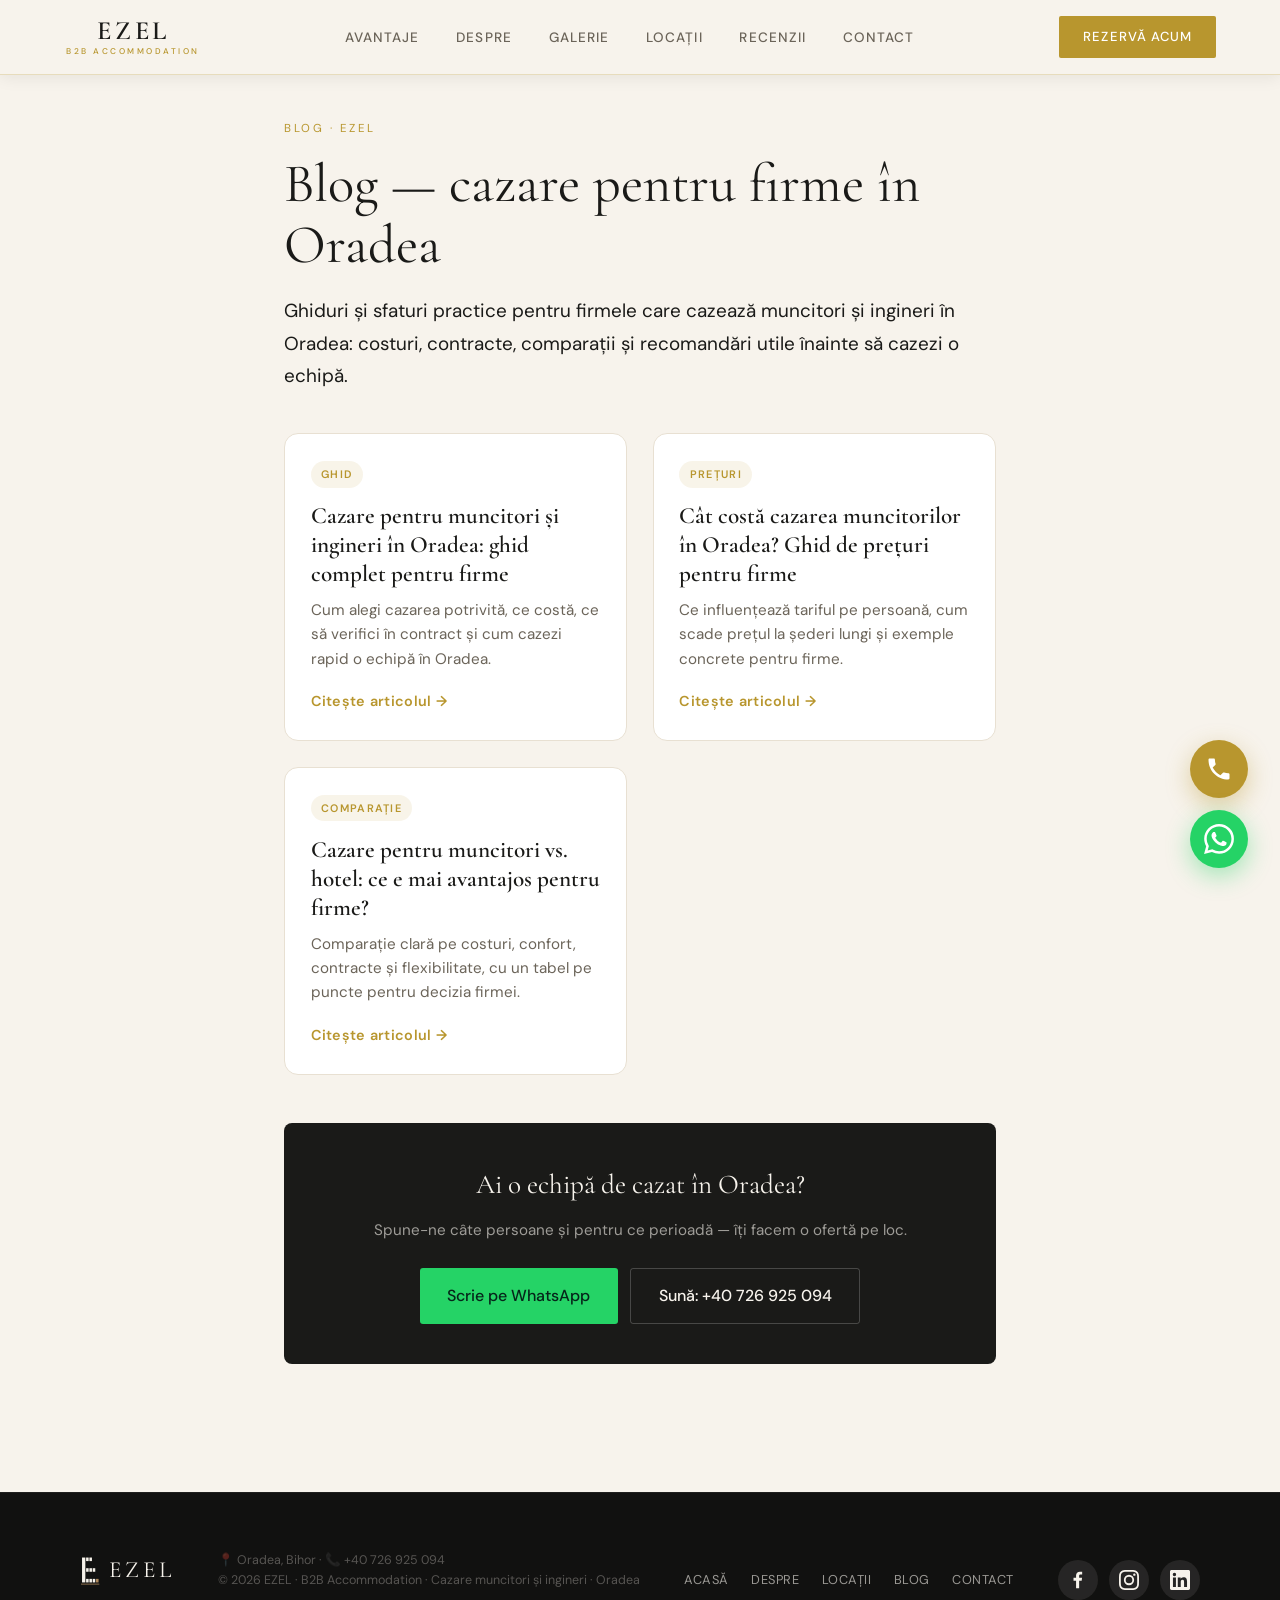
<file: blog.html>
<!DOCTYPE html>
<html lang="ro">
<head>
  <meta charset="UTF-8" />
  <meta name="viewport" content="width=device-width, initial-scale=1.0" />

  <title>Blog — Cazare muncitori și ingineri în Oradea | EZEL</title>
  <meta name="description" content="Blog EZEL: ghiduri și sfaturi pentru firme despre cazarea muncitorilor și inginerilor în Oradea — costuri, contracte, comparații și recomandări practice.">
  <meta name="keywords" content="blog cazare muncitori Oradea, ghid cazare ingineri Oradea, cazare firme Oradea sfaturi">
  <meta name="robots" content="index,follow">
  <link rel="canonical" href="https://www.ezel.ro/blog.html">
  <meta property="og:title" content="Blog — Cazare muncitori și ingineri în Oradea | EZEL">
  <meta property="og:description" content="Ghiduri și sfaturi pentru firme despre cazarea echipelor de muncitori și ingineri în Oradea.">
  <meta property="og:type" content="website">
  <meta property="og:url" content="https://www.ezel.ro/blog.html">
  <meta property="og:locale" content="ro_RO">

  <script type="application/ld+json">
  {
    "@context":"https://schema.org","@type":"Blog",
    "name":"Blog EZEL — Cazare muncitori și ingineri Oradea",
    "url":"https://www.ezel.ro/blog.html",
    "inLanguage":"ro-RO",
    "publisher":{"@type":"Organization","name":"EZEL","url":"https://www.ezel.ro/"},
    "blogPost":[
      {"@type":"BlogPosting","headline":"Cazare pentru muncitori și ingineri în Oradea: ghid complet pentru firme","url":"https://www.ezel.ro/ghid-cazare-muncitori-ingineri-oradea.html"},
      {"@type":"BlogPosting","headline":"Cât costă cazarea muncitorilor în Oradea? Ghid de prețuri pentru firme","url":"https://www.ezel.ro/cat-costa-cazarea-muncitori-oradea.html"},
      {"@type":"BlogPosting","headline":"Cazare pentru muncitori vs. hotel: ce e mai avantajos pentru firme?","url":"https://www.ezel.ro/cazare-muncitori-vs-hotel.html"}
    ]
  }
  </script>

  <link rel="preconnect" href="https://fonts.googleapis.com">
  <link href="https://fonts.googleapis.com/css2?family=Cormorant+Garamond:ital,wght@0,300;0,400;0,600;1,300;1,400&family=DM+Sans:wght@300;400;500&display=swap" rel="stylesheet">
  <link rel="icon" type="image/png" sizes="32x32" href="assets/favicon-32.png">
  <link rel="icon" type="image/png" sizes="16x16" href="assets/favicon-16.png">
  <link rel="apple-touch-icon" sizes="180x180" href="assets/favicon-180.png">
  <link rel="stylesheet" href="css/ezel.css?v=30">
  <script src="js/ezel.js?v=30" defer></script>
</head>
<body>

<nav>
  <a class="logo" href="index.html">
    <span class="logo-txt"><span class="logo-name">EZEL</span><span class="logo-sub">B2B Accommodation</span></span>
  </a>
  <button class="nav-toggle" aria-label="Deschide meniul" aria-expanded="false" aria-controls="nav-menu">
    <span></span><span></span><span></span>
  </button>
  <ul class="nav-links" id="nav-menu">
    <li><a href="index.html#avantaje">Avantaje</a></li>
    <li><a href="index.html#despre">Despre</a></li>
    <li><a href="index.html#galerie">Galerie</a></li>
    <li><a href="locatii.html">Locații</a></li>
    <li><a href="index.html#recenzii">Recenzii</a></li>
    <li><a href="index.html#contact">Contact</a></li>
    <li class="nav-links-cta"><a href="https://wa.me/40726925094" target="_blank" rel="noopener">Rezervă acum</a></li>
  </ul>
  <a href="https://wa.me/40726925094" class="nav-cta" target="_blank" rel="noopener">Rezervă acum</a>
</nav>

<main class="article-main">
  <div class="container">
    <p class="article-kicker">Blog · EZEL</p>
    <h1 class="article-title">Blog — cazare pentru firme în Oradea</h1>
    <p class="article-lead">Ghiduri și sfaturi practice pentru firmele care cazează muncitori și ingineri în Oradea: costuri, contracte, comparații și recomandări utile înainte să cazezi o echipă.</p>

    <div class="blog-grid">
      <a class="blog-card" href="ghid-cazare-muncitori-ingineri-oradea.html">
        <span class="blog-tag">Ghid</span>
        <h2>Cazare pentru muncitori și ingineri în Oradea: ghid complet pentru firme</h2>
        <p>Cum alegi cazarea potrivită, ce costă, ce să verifici în contract și cum cazezi rapid o echipă în Oradea.</p>
        <span class="blog-read">Citește articolul →</span>
      </a>
      <a class="blog-card" href="cat-costa-cazarea-muncitori-oradea.html">
        <span class="blog-tag">Prețuri</span>
        <h2>Cât costă cazarea muncitorilor în Oradea? Ghid de prețuri pentru firme</h2>
        <p>Ce influențează tariful pe persoană, cum scade prețul la șederi lungi și exemple concrete pentru firme.</p>
        <span class="blog-read">Citește articolul →</span>
      </a>
      <a class="blog-card" href="cazare-muncitori-vs-hotel.html">
        <span class="blog-tag">Comparație</span>
        <h2>Cazare pentru muncitori vs. hotel: ce e mai avantajos pentru firme?</h2>
        <p>Comparație clară pe costuri, confort, contracte și flexibilitate, cu un tabel pe puncte pentru decizia firmei.</p>
        <span class="blog-read">Citește articolul →</span>
      </a>
    </div>

    <div class="cta-box">
      <h3>Ai o echipă de cazat în Oradea?</h3>
      <p>Spune-ne câte persoane și pentru ce perioadă — îți facem o ofertă pe loc.</p>
      <div class="cta-row">
        <a class="btn-wa" href="https://wa.me/40726925094" target="_blank" rel="noopener">Scrie pe WhatsApp</a>
        <a class="btn-tel" href="tel:+40726925094">Sună: +40 726 925 094</a>
      </div>
    </div>
  </div>
</main>

<!-- FOOTER -->
<footer>
  <div class="footer-logo">
    <svg class="footer-mark" viewBox="12 4 78 118" aria-hidden="true"><g fill="#f6f2ea"><rect x="20" y="10" width="13" height="98"/><rect x="36" y="10" width="10" height="14"/><rect x="49" y="10" width="10" height="14"/><rect x="36" y="52" width="10" height="14"/><rect x="49" y="52" width="10" height="14"/><rect x="62" y="52" width="10" height="14"/><rect x="36" y="94" width="10" height="14"/><rect x="49" y="94" width="10" height="14"/><rect x="62" y="94" width="10" height="14"/></g><rect x="75" y="94" width="10" height="14" fill="#b08a5e"/><rect x="16" y="113" width="72" height="3" fill="#b08a5e"/></svg>
    EZEL
  </div>
  <p class="footer-text">📍 Oradea, Bihor · 📞 +40 726 925 094<br>© 2026 EZEL · B2B Accommodation · Cazare muncitori și ingineri · Oradea</p>
  <nav class="footer-nav" aria-label="Subsol">
    <a href="index.html">Acasă</a>
    <a href="despre.html">Despre</a>
    <a href="locatii.html">Locații</a>
    <a href="blog.html">Blog</a>
    <a href="index.html#contact">Contact</a>
  </nav>
  <div class="footer-social">
    <a href="https://www.facebook.com/profile.php?id=61590816023923" target="_blank" rel="noopener" aria-label="Facebook EZEL" title="Facebook EZEL"><svg viewBox="0 0 24 24" width="20" height="20" aria-hidden="true"><path d="M15.12 5.32H17V2.14A26.11 26.11 0 0 0 14.26 2c-2.72 0-4.58 1.66-4.58 4.7v2.6H6.61v3.56h3.07V22h3.68v-9.14h3.06l.46-3.56h-3.52V7.05c0-1.03.28-1.73 1.76-1.73z"/></svg></a>
    <a href="https://www.instagram.com/ezeloradea" target="_blank" rel="noopener" aria-label="Instagram EZEL" title="Instagram EZEL"><svg viewBox="0 0 24 24" width="20" height="20" aria-hidden="true"><path d="M12 2.16c3.2 0 3.58.01 4.85.07 1.17.05 1.8.25 2.23.41.56.22.96.48 1.38.9.42.42.68.82.9 1.38.16.43.36 1.06.41 2.23.06 1.27.07 1.65.07 4.85s-.01 3.58-.07 4.85c-.05 1.17-.25 1.8-.41 2.23-.22.56-.48.96-.9 1.38-.42.42-.82.68-1.38.9-.43.16-1.06.36-2.23.41-1.27.06-1.65.07-4.85.07s-3.58-.01-4.85-.07c-1.17-.05-1.8-.25-2.23-.41a3.7 3.7 0 0 1-1.38-.9 3.7 3.7 0 0 1-.9-1.38c-.16-.43-.36-1.06-.41-2.23-.06-1.27-.07-1.65-.07-4.85s.01-3.58.07-4.85c.05-1.17.25-1.8.41-2.23.22-.56.48-.96.9-1.38.42-.42.82-.68 1.38-.9.43-.16 1.06-.36 2.23-.41C8.42 2.17 8.8 2.16 12 2.16M12 0C8.74 0 8.33.01 7.05.07c-1.28.06-2.15.26-2.91.56-.79.31-1.46.72-2.13 1.38C1.35 2.68.94 3.35.63 4.14c-.3.76-.5 1.63-.56 2.91C.01 8.33 0 8.74 0 12s.01 3.67.07 4.95c.06 1.28.26 2.15.56 2.91.31.79.72 1.46 1.38 2.13.67.66 1.34 1.07 2.13 1.38.76.3 1.63.5 2.91.56C8.33 23.99 8.74 24 12 24s3.67-.01 4.95-.07c1.28-.06 2.15-.26 2.91-.56a5.9 5.9 0 0 0 2.13-1.38 5.9 5.9 0 0 0 1.38-2.13c.3-.76.5-1.63.56-2.91.06-1.28.07-1.69.07-4.95s-.01-3.67-.07-4.95c-.06-1.28-.26-2.15-.56-2.91a5.9 5.9 0 0 0-1.38-2.13A5.9 5.9 0 0 0 19.86.63c-.76-.3-1.63-.5-2.91-.56C15.67.01 15.26 0 12 0zM12 5.84A6.16 6.16 0 1 0 12 18.16 6.16 6.16 0 0 0 12 5.84M12 16a4 4 0 1 1 0-8 4 4 0 0 1 0 8M18.41 4.15a1.44 1.44 0 1 0 0 2.88 1.44 1.44 0 0 0 0-2.88z"/></svg></a>
    <a href="https://www.linkedin.com/company/ezelro" target="_blank" rel="noopener" aria-label="LinkedIn EZEL" title="LinkedIn EZEL"><svg viewBox="0 0 24 24" width="20" height="20" aria-hidden="true"><path d="M20.45 20.45h-3.56v-5.57c0-1.33-.02-3.04-1.85-3.04-1.85 0-2.13 1.45-2.13 2.94v5.67H9.35V9h3.41v1.56h.05c.48-.9 1.63-1.85 3.37-1.85 3.6 0 4.27 2.37 4.27 5.45v6.29zM5.34 7.43a2.06 2.06 0 0 1-2.06-2.07 2.06 2.06 0 1 1 2.06 2.07zM7.12 20.45H3.55V9h3.57v11.45zM22.22 0H1.77C.79 0 0 .77 0 1.73v20.54C0 23.22.79 24 1.77 24h20.45c.98 0 1.78-.78 1.78-1.73V1.73C24 .77 23.2 0 22.22 0z"/></svg></a>
  </div>
</footer>

<!-- FLOATING CALL + WHATSAPP -->
<a href="tel:+40726925094" class="float-call" title="Sună-ne"><svg viewBox="0 0 24 24"><path d="M6.6 10.8c1.4 2.8 3.8 5.1 6.6 6.6l2.2-2.2c.3-.3.7-.4 1-.2 1.1.4 2.3.6 3.6.6.6 0 1 .4 1 1V20c0 .6-.4 1-1 1C10.5 21 3 13.5 3 4c0-.6.4-1 1-1h3.5c.6 0 1 .4 1 1 0 1.3.2 2.5.6 3.6.1.4 0 .8-.3 1l-2.2 2.2z"/></svg></a>
<a href="https://wa.me/40726925094" class="float-wa" target="_blank" rel="noopener" title="Scrie-ne pe WhatsApp">
  <svg viewBox="0 0 24 24"><path d="M17.472 14.382c-.297-.149-1.758-.867-2.03-.967-.273-.099-.471-.148-.67.15-.197.297-.767.966-.94 1.164-.173.199-.347.223-.644.075-.297-.15-1.255-.463-2.39-1.475-.883-.788-1.48-1.761-1.653-2.059-.173-.297-.018-.458.13-.606.134-.133.298-.347.446-.52.149-.174.198-.298.298-.497.099-.198.05-.371-.025-.52-.075-.149-.669-1.612-.916-2.207-.242-.579-.487-.5-.669-.51-.173-.008-.371-.01-.57-.01-.198 0-.52.074-.792.372-.272.297-1.04 1.016-1.04 2.479 0 1.462 1.065 2.875 1.213 3.074.149.198 2.096 3.2 5.077 4.487.709.306 1.262.489 1.694.625.712.227 1.36.195 1.871.118.571-.085 1.758-.719 2.006-1.413.248-.694.248-1.289.173-1.413-.074-.124-.272-.198-.57-.347m-5.421 7.403h-.004a9.87 9.87 0 01-5.031-1.378l-.361-.214-3.741.982.998-3.648-.235-.374a9.86 9.86 0 01-1.51-5.26c.001-5.45 4.436-9.884 9.888-9.884 2.64 0 5.122 1.03 6.988 2.898a9.825 9.825 0 012.893 6.994c-.003 5.45-4.437 9.884-9.885 9.884m8.413-18.297A11.815 11.815 0 0012.05 0C5.495 0 .16 5.335.157 11.892c0 2.096.547 4.142 1.588 5.945L.057 24l6.305-1.654a11.882 11.882 0 005.683 1.448h.005c6.554 0 11.89-5.335 11.893-11.893a11.821 11.821 0 00-3.48-8.413z"/></svg>
</a>

</body>
</html>
</file>
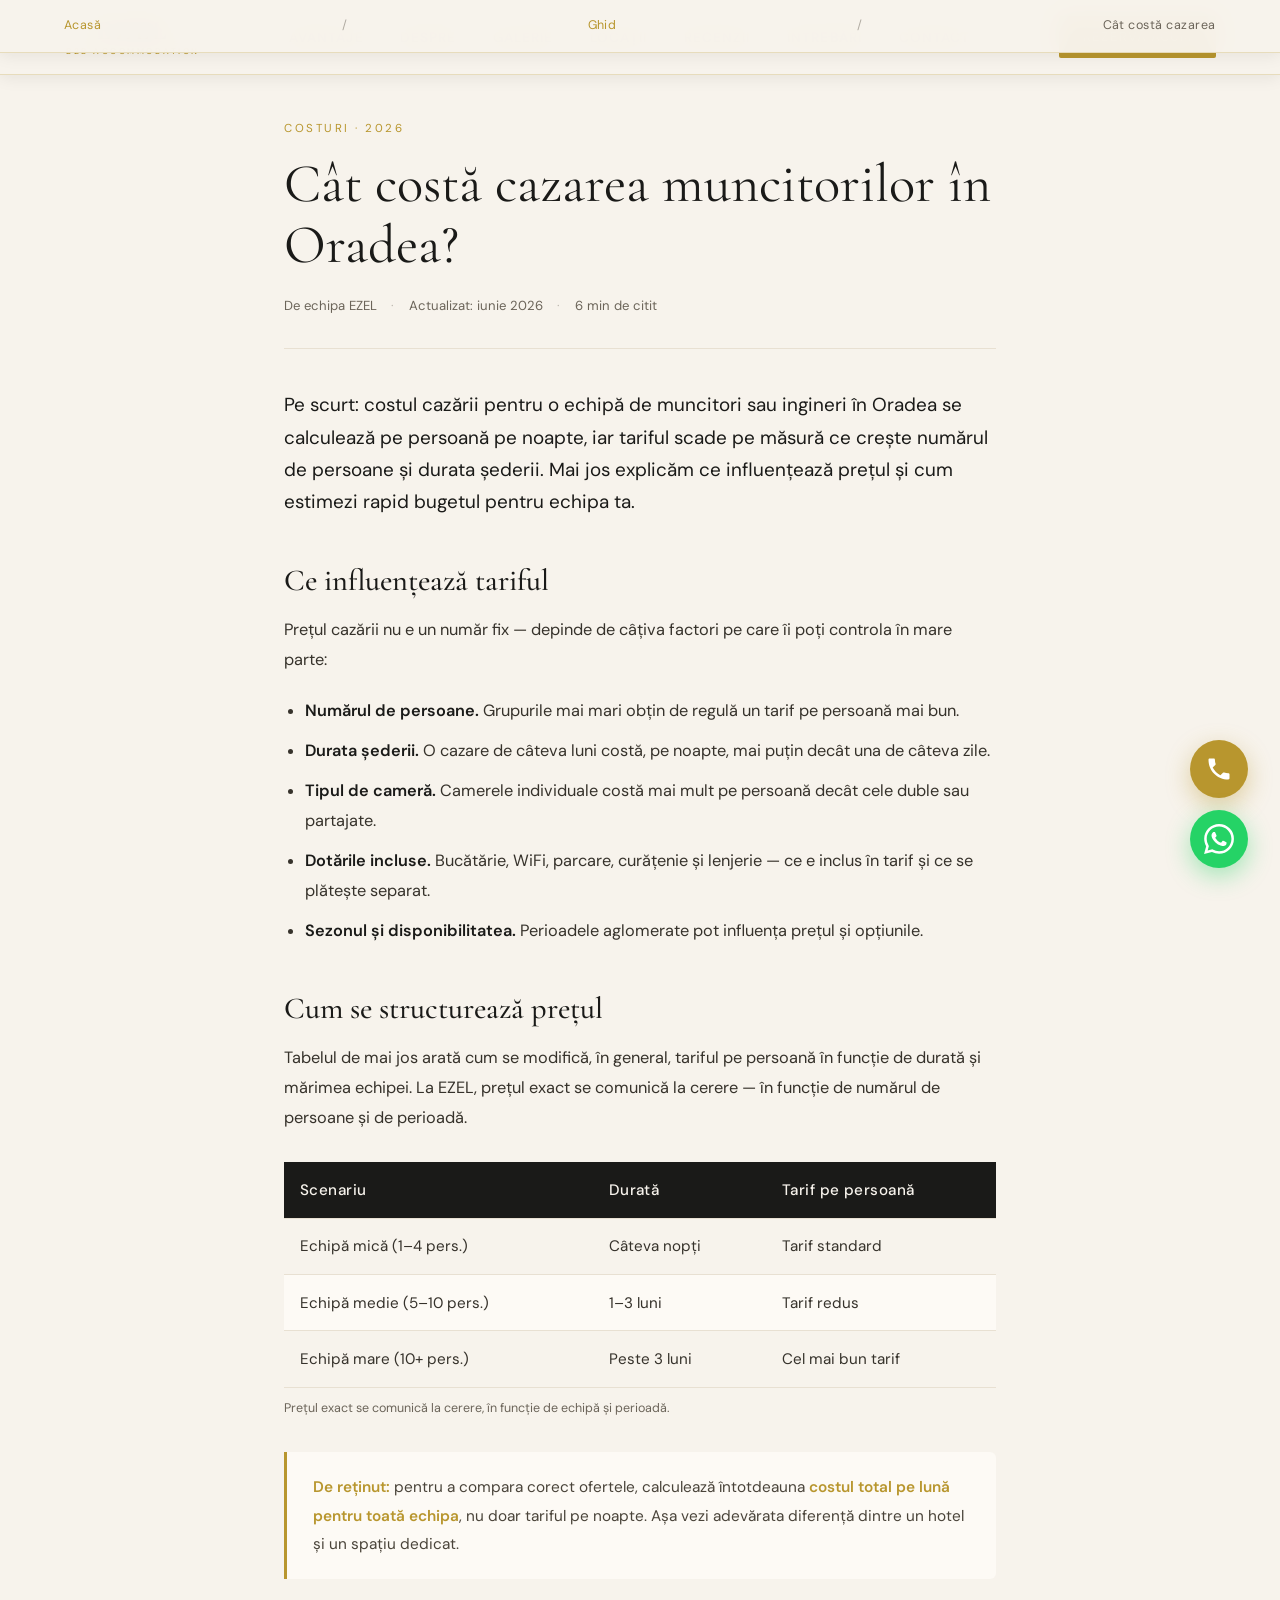
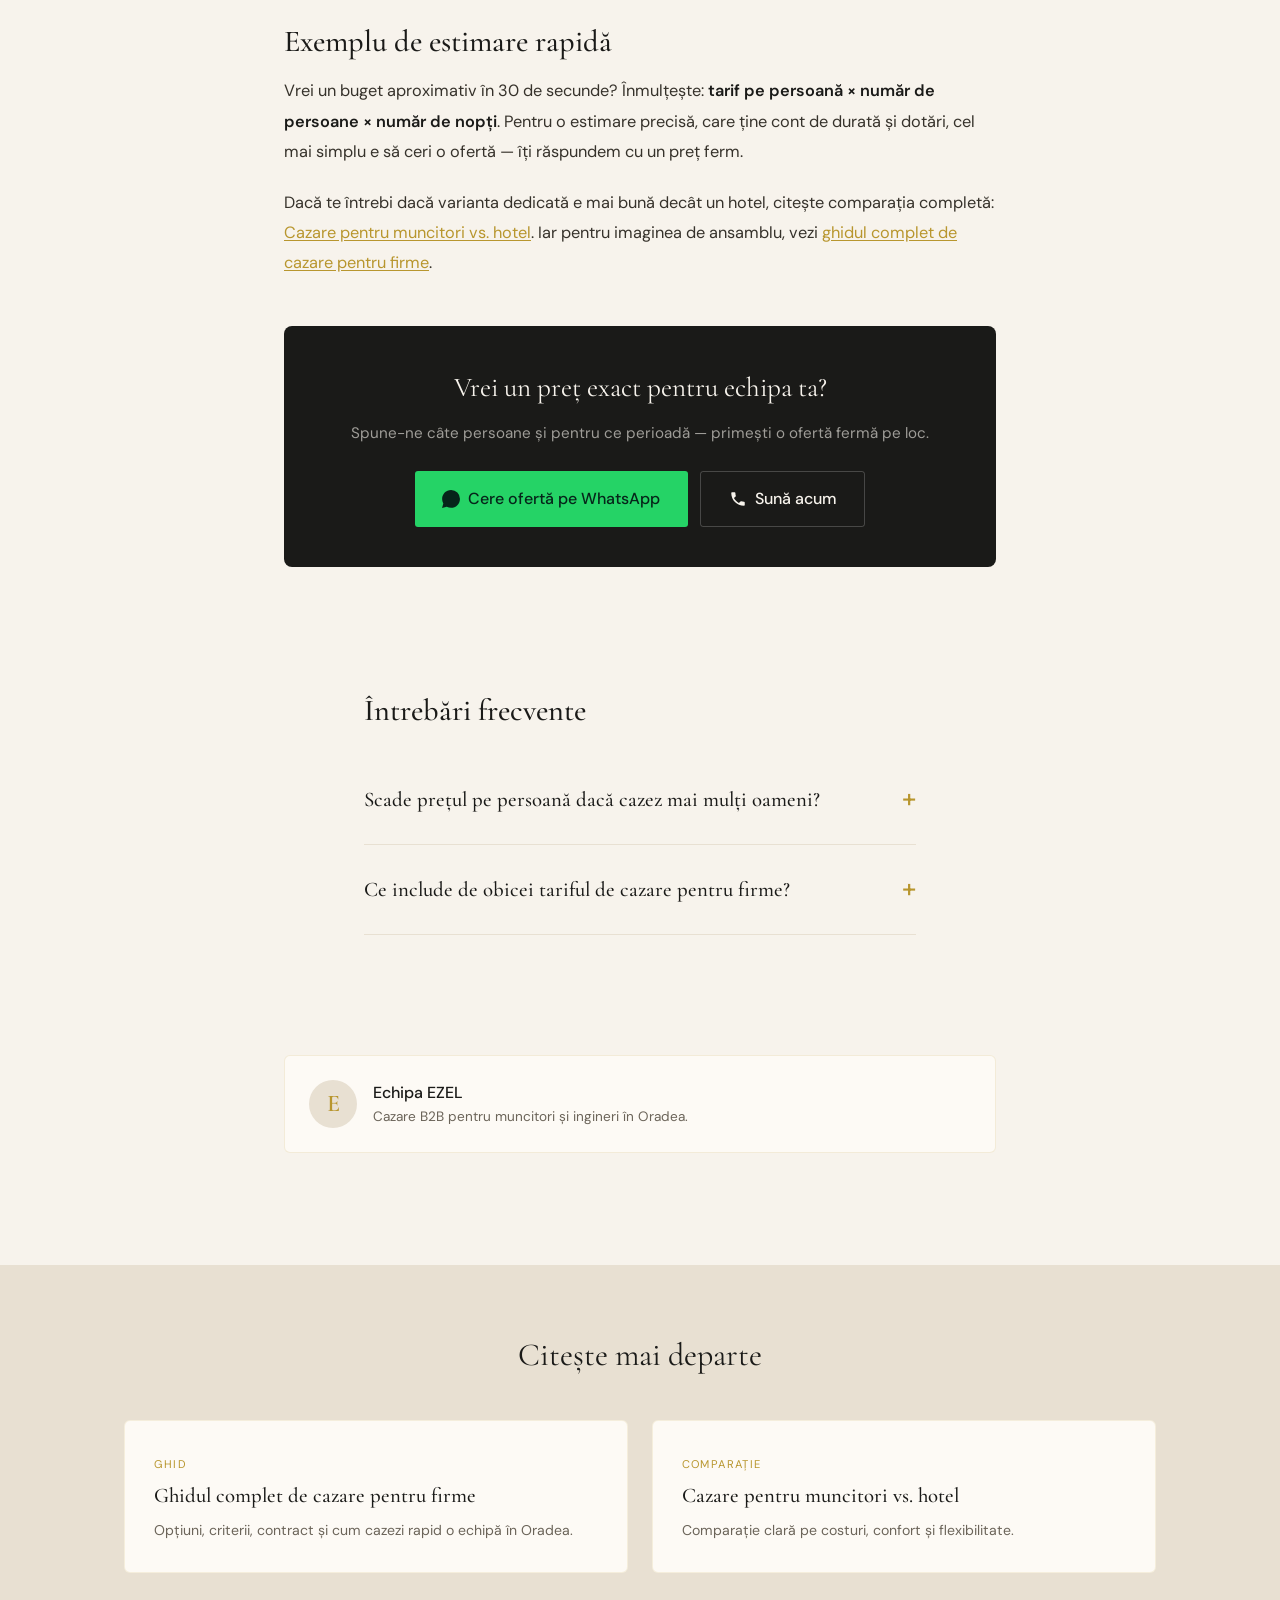
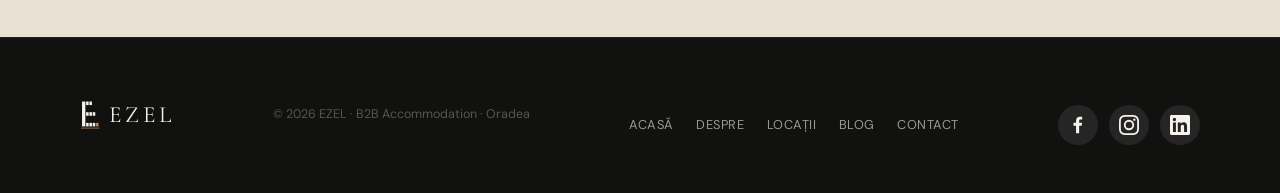
<file: cat-costa-cazarea-muncitori-oradea.html>
<!DOCTYPE html>
<html lang="ro">
<head>
  <meta charset="UTF-8" />
  <meta name="viewport" content="width=device-width, initial-scale=1.0" />

  <title>Cât costă cazarea muncitorilor în Oradea? Ghid de prețuri pentru firme (2026) | EZEL</title>
  <meta name="description" content="Cât costă cazarea unei echipe de muncitori sau ingineri în Oradea? Ce influențează tariful pe persoană, cum scade prețul la șederi lungi și exemple pentru firme.">
  <meta name="keywords" content="cât costă cazare muncitori Oradea, preț cazare muncitori, tarif cazare ingineri Oradea, cazare firme preț">
  <meta name="robots" content="index,follow">
  <link rel="canonical" href="https://www.ezel.ro/cat-costa-cazarea-muncitori-oradea.html">
  <meta property="og:title" content="Cât costă cazarea muncitorilor în Oradea? Ghid de prețuri pentru firme">
  <meta property="og:description" content="Ce influențează tariful, cum scade prețul pe persoană la șederi lungi și exemple concrete pentru echipe.">
  <meta property="og:type" content="article">
  <meta property="og:url" content="https://www.ezel.ro/cat-costa-cazarea-muncitori-oradea.html">
  <meta property="og:locale" content="ro_RO">

  <script type="application/ld+json">
  {
    "@context":"https://schema.org","@type":"Article",
    "headline":"Cât costă cazarea muncitorilor în Oradea? Ghid de prețuri pentru firme",
    "description":"Ce influențează tariful de cazare pentru muncitori și ingineri în Oradea și cum scade prețul pe persoană la șederi lungi.",
    "inLanguage":"ro-RO","datePublished":"2026-06-04","dateModified":"2026-06-04",
    "author":{"@type":"Organization","name":"EZEL"},
    "publisher":{"@type":"Organization","name":"EZEL","url":"https://www.ezel.ro/"},
    "mainEntityOfPage":"https://www.ezel.ro/cat-costa-cazarea-muncitori-oradea.html"
  }
  </script>
  <script type="application/ld+json">
  {
    "@context":"https://schema.org","@type":"BreadcrumbList",
    "itemListElement":[
      {"@type":"ListItem","position":1,"name":"Acasă","item":"https://www.ezel.ro/"},
      {"@type":"ListItem","position":2,"name":"Ghid cazare","item":"https://www.ezel.ro/ghid-cazare-muncitori-ingineri-oradea.html"},
      {"@type":"ListItem","position":3,"name":"Cât costă cazarea muncitorilor în Oradea","item":"https://www.ezel.ro/cat-costa-cazarea-muncitori-oradea.html"}
    ]
  }
  </script>
  <script type="application/ld+json">
  {
    "@context":"https://schema.org","@type":"FAQPage",
    "mainEntity":[
      {"@type":"Question","name":"Scade prețul pe persoană dacă cazez mai mulți oameni?","acceptedAnswer":{"@type":"Answer","text":"Da. De regulă, cu cât echipa e mai mare și șederea mai lungă, cu atât tariful pe persoană pe noapte este mai mic."}},
      {"@type":"Question","name":"Ce include de obicei tariful de cazare pentru firme?","acceptedAnswer":{"@type":"Answer","text":"De obicei tariful include utilitățile, WiFi și accesul la bucătărie. Curățenia, lenjeria și parcarea pot fi incluse sau facturate separat, în funcție de furnizor."}}
    ]
  }
  </script>

  <link rel="preconnect" href="https://fonts.googleapis.com">
  <link href="https://fonts.googleapis.com/css2?family=Cormorant+Garamond:ital,wght@0,300;0,400;0,600;1,300;1,400&family=DM+Sans:wght@300;400;500&display=swap" rel="stylesheet">
  <link rel="icon" type="image/png" sizes="32x32" href="assets/favicon-32.png">
  <link rel="icon" type="image/png" sizes="16x16" href="assets/favicon-16.png">
  <link rel="apple-touch-icon" sizes="180x180" href="assets/favicon-180.png">
  <link rel="stylesheet" href="css/ezel.css?v=30">
  <script src="js/ezel.js?v=30" defer></script>
</head>
<body>

<nav>
  <a class="logo" href="index.html">
    
    <span class="logo-txt"><span class="logo-name">EZEL</span><span class="logo-sub">B2B Accommodation</span></span>
  </a>
  <button class="nav-toggle" aria-label="Deschide meniul" aria-expanded="false" aria-controls="nav-menu">
    <span></span><span></span><span></span>
  </button>
  <ul class="nav-links" id="nav-menu">
    <li><a href="index.html#avantaje">Avantaje</a></li>
    <li><a href="index.html#despre">Despre</a></li>
    <li><a href="index.html#galerie">Galerie</a></li>
    <li><a href="locatii.html">Locații</a></li>
    <li><a href="index.html#recenzii">Recenzii</a></li>
    <li><a href="index.html#faq">Întrebări</a></li>
    <li><a href="index.html#contact">Contact</a></li>
    <li class="nav-links-cta"><a href="https://wa.me/40726925094" target="_blank" rel="noopener">Rezervă acum</a></li>
  </ul>
  <a href="https://wa.me/40726925094" class="nav-cta" target="_blank" rel="noopener">Rezervă acum</a>
</nav>

<main class="article-main">
  <article class="container">
    <nav class="breadcrumb" aria-label="breadcrumb">
      <a href="index.html">Acasă</a><span>/</span><a href="ghid-cazare-muncitori-ingineri-oradea.html">Ghid</a><span>/</span>Cât costă cazarea
    </nav>

    <p class="article-kicker">Costuri · 2026</p>
    <h1 class="article-title">Cât costă cazarea muncitorilor în Oradea?</h1>
    <div class="article-meta"><span>De echipa EZEL</span><span class="dot">·</span><span>Actualizat: iunie 2026</span><span class="dot">·</span><span>6 min de citit</span></div>

    <p class="article-lead">Pe scurt: costul cazării pentru o echipă de muncitori sau ingineri în Oradea se calculează pe persoană pe noapte, iar tariful scade pe măsură ce crește numărul de persoane și durata șederii. Mai jos explicăm ce influențează prețul și cum estimezi rapid bugetul pentru echipa ta.</p>

    <div class="prose">
      <h2>Ce influențează tariful</h2>
      <p>Prețul cazării nu e un număr fix — depinde de câțiva factori pe care îi poți controla în mare parte:</p>
      <ul>
        <li><strong>Numărul de persoane.</strong> Grupurile mai mari obțin de regulă un tarif pe persoană mai bun.</li>
        <li><strong>Durata șederii.</strong> O cazare de câteva luni costă, pe noapte, mai puțin decât una de câteva zile.</li>
        <li><strong>Tipul de cameră.</strong> Camerele individuale costă mai mult pe persoană decât cele duble sau partajate.</li>
        <li><strong>Dotările incluse.</strong> Bucătărie, WiFi, parcare, curățenie și lenjerie — ce e inclus în tarif și ce se plătește separat.</li>
        <li><strong>Sezonul și disponibilitatea.</strong> Perioadele aglomerate pot influența prețul și opțiunile.</li>
      </ul>

      <h2>Cum se structurează prețul</h2>
      <p>Tabelul de mai jos arată cum se modifică, în general, tariful pe persoană în funcție de durată și mărimea echipei. La EZEL, prețul exact se comunică la cerere — în funcție de numărul de persoane și de perioadă.</p>

      <table class="data-table">
        <caption>Prețul exact se comunică la cerere, în funcție de echipă și perioadă.</caption>
        <thead><tr><th>Scenariu</th><th>Durată</th><th>Tarif pe persoană</th></tr></thead>
        <tbody>
          <tr><td>Echipă mică (1–4 pers.)</td><td>Câteva nopți</td><td>Tarif standard</td></tr>
          <tr><td>Echipă medie (5–10 pers.)</td><td>1–3 luni</td><td>Tarif redus</td></tr>
          <tr><td>Echipă mare (10+ pers.)</td><td>Peste 3 luni</td><td>Cel mai bun tarif</td></tr>
        </tbody>
      </table>

      <div class="callout"><strong>De reținut:</strong> pentru a compara corect ofertele, calculează întotdeauna <strong>costul total pe lună pentru toată echipa</strong>, nu doar tariful pe noapte. Așa vezi adevărata diferență dintre un hotel și un spațiu dedicat.</div>

      <h2>Exemplu de estimare rapidă</h2>
      <p>Vrei un buget aproximativ în 30 de secunde? Înmulțește: <strong>tarif pe persoană × număr de persoane × număr de nopți</strong>. Pentru o estimare precisă, care ține cont de durată și dotări, cel mai simplu e să ceri o ofertă — îți răspundem cu un preț ferm.</p>

      <p>Dacă te întrebi dacă varianta dedicată e mai bună decât un hotel, citește comparația completă: <a href="cazare-muncitori-vs-hotel.html">Cazare pentru muncitori vs. hotel</a>. Iar pentru imaginea de ansamblu, vezi <a href="ghid-cazare-muncitori-ingineri-oradea.html">ghidul complet de cazare pentru firme</a>.</p>
    </div>

    <div class="cta-box">
      <h3>Vrei un preț exact pentru echipa ta?</h3>
      <p>Spune-ne câte persoane și pentru ce perioadă — primești o ofertă fermă pe loc.</p>
      <div class="cta-row">
        <a class="btn-wa" href="https://wa.me/40726925094?text=Bun%C4%83%20ziua%2C%20vreau%20un%20pre%C8%9B%20de%20cazare%20pentru%20echipa%20noastr%C4%83." target="_blank" rel="noopener"><svg viewBox="0 0 24 24" fill="currentColor"><path d="M12.05 0C5.5 0 .16 5.335.157 11.892c0 2.096.547 4.142 1.588 5.945L.057 24l6.305-1.654a11.88 11.88 0 005.683 1.448h.005c6.554 0 11.89-5.335 11.893-11.893A11.82 11.82 0 0012.05 0z"/></svg> Cere ofertă pe WhatsApp</a>
        <a class="btn-tel" href="tel:+40726925094"><svg viewBox="0 0 24 24" fill="currentColor"><path d="M6.6 10.8c1.4 2.8 3.8 5.1 6.6 6.6l2.2-2.2c.3-.3.7-.4 1-.2 1.1.4 2.3.6 3.6.6.6 0 1 .4 1 1V20c0 .6-.4 1-1 1C10.5 21 3 13.5 3 4c0-.6.4-1 1-1h3.5c.6 0 1 .4 1 1 0 1.3.2 2.5.6 3.6.1.4 0 .8-.3 1l-2.2 2.2z"/></svg> Sună acum</a>
      </div>
    </div>

    <section class="article-faq">
      <h2>Întrebări frecvente</h2>
      <details class="faq-item"><summary>Scade prețul pe persoană dacă cazez mai mulți oameni?</summary><div class="faq-answer">Da. De regulă, cu cât echipa e mai mare și șederea mai lungă, cu atât tariful pe persoană pe noapte este mai mic.</div></details>
      <details class="faq-item"><summary>Ce include de obicei tariful de cazare pentru firme?</summary><div class="faq-answer">De obicei include utilitățile, WiFi și accesul la bucătărie. Curățenia, lenjeria și parcarea pot fi incluse sau facturate separat, în funcție de furnizor.</div></details>
    </section>

    <div class="author-box">
      <div class="av">E</div>
      <div><div class="name">Echipa EZEL</div><div class="bio">Cazare B2B pentru muncitori și ingineri în Oradea.</div></div>
    </div>
  </article>
</main>

<section class="related">
  <h2>Citește mai departe</h2>
  <div class="related-grid">
    <a class="related-card" href="ghid-cazare-muncitori-ingineri-oradea.html"><span class="tag">Ghid</span><h3>Ghidul complet de cazare pentru firme</h3><p>Opțiuni, criterii, contract și cum cazezi rapid o echipă în Oradea.</p></a>
    <a class="related-card" href="cazare-muncitori-vs-hotel.html"><span class="tag">Comparație</span><h3>Cazare pentru muncitori vs. hotel</h3><p>Comparație clară pe costuri, confort și flexibilitate.</p></a>
  </div>
</section>

<footer>
  <div class="footer-logo"><svg class="footer-mark" viewBox="12 4 78 118" aria-hidden="true"><g fill="#f6f2ea"><rect x="20" y="10" width="13" height="98"/><rect x="36" y="10" width="10" height="14"/><rect x="49" y="10" width="10" height="14"/><rect x="36" y="52" width="10" height="14"/><rect x="49" y="52" width="10" height="14"/><rect x="62" y="52" width="10" height="14"/><rect x="36" y="94" width="10" height="14"/><rect x="49" y="94" width="10" height="14"/><rect x="62" y="94" width="10" height="14"/></g><rect x="75" y="94" width="10" height="14" fill="#b08a5e"/><rect x="16" y="113" width="72" height="3" fill="#b08a5e"/></svg> EZEL</div>
  <p class="footer-text">© 2026 EZEL · B2B Accommodation · Oradea</p>
  <nav class="footer-nav" aria-label="Subsol">
    <a href="index.html">Acasă</a>
    <a href="despre.html">Despre</a>
    <a href="locatii.html">Locații</a>
    <a href="blog.html">Blog</a>
    <a href="index.html#contact">Contact</a>
  </nav>
  <div class="footer-social">
    <a href="https://www.facebook.com/profile.php?id=61590816023923" target="_blank" rel="noopener" aria-label="Facebook EZEL" title="Facebook EZEL"><svg viewBox="0 0 24 24" width="20" height="20" aria-hidden="true"><path d="M15.12 5.32H17V2.14A26.11 26.11 0 0 0 14.26 2c-2.72 0-4.58 1.66-4.58 4.7v2.6H6.61v3.56h3.07V22h3.68v-9.14h3.06l.46-3.56h-3.52V7.05c0-1.03.28-1.73 1.76-1.73z"/></svg></a>
    <a href="https://www.instagram.com/ezeloradea" target="_blank" rel="noopener" aria-label="Instagram EZEL" title="Instagram EZEL"><svg viewBox="0 0 24 24" width="20" height="20" aria-hidden="true"><path d="M12 2.16c3.2 0 3.58.01 4.85.07 1.17.05 1.8.25 2.23.41.56.22.96.48 1.38.9.42.42.68.82.9 1.38.16.43.36 1.06.41 2.23.06 1.27.07 1.65.07 4.85s-.01 3.58-.07 4.85c-.05 1.17-.25 1.8-.41 2.23-.22.56-.48.96-.9 1.38-.42.42-.82.68-1.38.9-.43.16-1.06.36-2.23.41-1.27.06-1.65.07-4.85.07s-3.58-.01-4.85-.07c-1.17-.05-1.8-.25-2.23-.41a3.7 3.7 0 0 1-1.38-.9 3.7 3.7 0 0 1-.9-1.38c-.16-.43-.36-1.06-.41-2.23-.06-1.27-.07-1.65-.07-4.85s.01-3.58.07-4.85c.05-1.17.25-1.8.41-2.23.22-.56.48-.96.9-1.38.42-.42.82-.68 1.38-.9.43-.16 1.06-.36 2.23-.41C8.42 2.17 8.8 2.16 12 2.16M12 0C8.74 0 8.33.01 7.05.07c-1.28.06-2.15.26-2.91.56-.79.31-1.46.72-2.13 1.38C1.35 2.68.94 3.35.63 4.14c-.3.76-.5 1.63-.56 2.91C.01 8.33 0 8.74 0 12s.01 3.67.07 4.95c.06 1.28.26 2.15.56 2.91.31.79.72 1.46 1.38 2.13.67.66 1.34 1.07 2.13 1.38.76.3 1.63.5 2.91.56C8.33 23.99 8.74 24 12 24s3.67-.01 4.95-.07c1.28-.06 2.15-.26 2.91-.56a5.9 5.9 0 0 0 2.13-1.38 5.9 5.9 0 0 0 1.38-2.13c.3-.76.5-1.63.56-2.91.06-1.28.07-1.69.07-4.95s-.01-3.67-.07-4.95c-.06-1.28-.26-2.15-.56-2.91a5.9 5.9 0 0 0-1.38-2.13A5.9 5.9 0 0 0 19.86.63c-.76-.3-1.63-.5-2.91-.56C15.67.01 15.26 0 12 0zM12 5.84A6.16 6.16 0 1 0 12 18.16 6.16 6.16 0 0 0 12 5.84M12 16a4 4 0 1 1 0-8 4 4 0 0 1 0 8M18.41 4.15a1.44 1.44 0 1 0 0 2.88 1.44 1.44 0 0 0 0-2.88z"/></svg></a>
    <a href="https://www.linkedin.com/company/ezelro" target="_blank" rel="noopener" aria-label="LinkedIn EZEL" title="LinkedIn EZEL"><svg viewBox="0 0 24 24" width="20" height="20" aria-hidden="true"><path d="M20.45 20.45h-3.56v-5.57c0-1.33-.02-3.04-1.85-3.04-1.85 0-2.13 1.45-2.13 2.94v5.67H9.35V9h3.41v1.56h.05c.48-.9 1.63-1.85 3.37-1.85 3.6 0 4.27 2.37 4.27 5.45v6.29zM5.34 7.43a2.06 2.06 0 0 1-2.06-2.07 2.06 2.06 0 1 1 2.06 2.07zM7.12 20.45H3.55V9h3.57v11.45zM22.22 0H1.77C.79 0 0 .77 0 1.73v20.54C0 23.22.79 24 1.77 24h20.45c.98 0 1.78-.78 1.78-1.73V1.73C24 .77 23.2 0 22.22 0z"/></svg></a>
  </div>
</footer>

<a href="tel:+40726925094" class="float-call" title="Sună-ne"><svg viewBox="0 0 24 24"><path d="M6.6 10.8c1.4 2.8 3.8 5.1 6.6 6.6l2.2-2.2c.3-.3.7-.4 1-.2 1.1.4 2.3.6 3.6.6.6 0 1 .4 1 1V20c0 .6-.4 1-1 1C10.5 21 3 13.5 3 4c0-.6.4-1 1-1h3.5c.6 0 1 .4 1 1 0 1.3.2 2.5.6 3.6.1.4 0 .8-.3 1l-2.2 2.2z"/></svg></a>
<a href="https://wa.me/40726925094" class="float-wa" target="_blank" rel="noopener" title="Scrie-ne pe WhatsApp"><svg viewBox="0 0 24 24"><path d="M17.472 14.382c-.297-.149-1.758-.867-2.03-.967-.273-.099-.471-.148-.67.15-.197.297-.767.966-.94 1.164-.173.199-.347.223-.644.075-.297-.15-1.255-.463-2.39-1.475-.883-.788-1.48-1.761-1.653-2.059-.173-.297-.018-.458.13-.606.134-.133.298-.347.446-.52.149-.174.198-.298.298-.497.099-.198.05-.371-.025-.52-.075-.149-.669-1.612-.916-2.207-.242-.579-.487-.5-.669-.51-.173-.008-.371-.01-.57-.01-.198 0-.52.074-.792.372-.272.297-1.04 1.016-1.04 2.479 0 1.462 1.065 2.875 1.213 3.074.149.198 2.096 3.2 5.077 4.487.709.306 1.262.489 1.694.625.712.227 1.36.195 1.871.118.571-.085 1.758-.719 2.006-1.413.248-.694.248-1.289.173-1.413-.074-.124-.272-.198-.57-.347m-5.421 7.403h-.004a9.87 9.87 0 01-5.031-1.378l-.361-.214-3.741.982.998-3.648-.235-.374a9.86 9.86 0 01-1.51-5.26c.001-5.45 4.436-9.884 9.888-9.884 2.64 0 5.122 1.03 6.988 2.898a9.825 9.825 0 012.893 6.994c-.003 5.45-4.437 9.884-9.885 9.884m8.413-18.297A11.815 11.815 0 0012.05 0C5.495 0 .16 5.335.157 11.892c0 2.096.547 4.142 1.588 5.945L.057 24l6.305-1.654a11.882 11.882 0 005.683 1.448h.005c6.554 0 11.89-5.335 11.893-11.893a11.821 11.821 0 00-3.48-8.413z"/></svg></a>

</body>
</html>
</file>
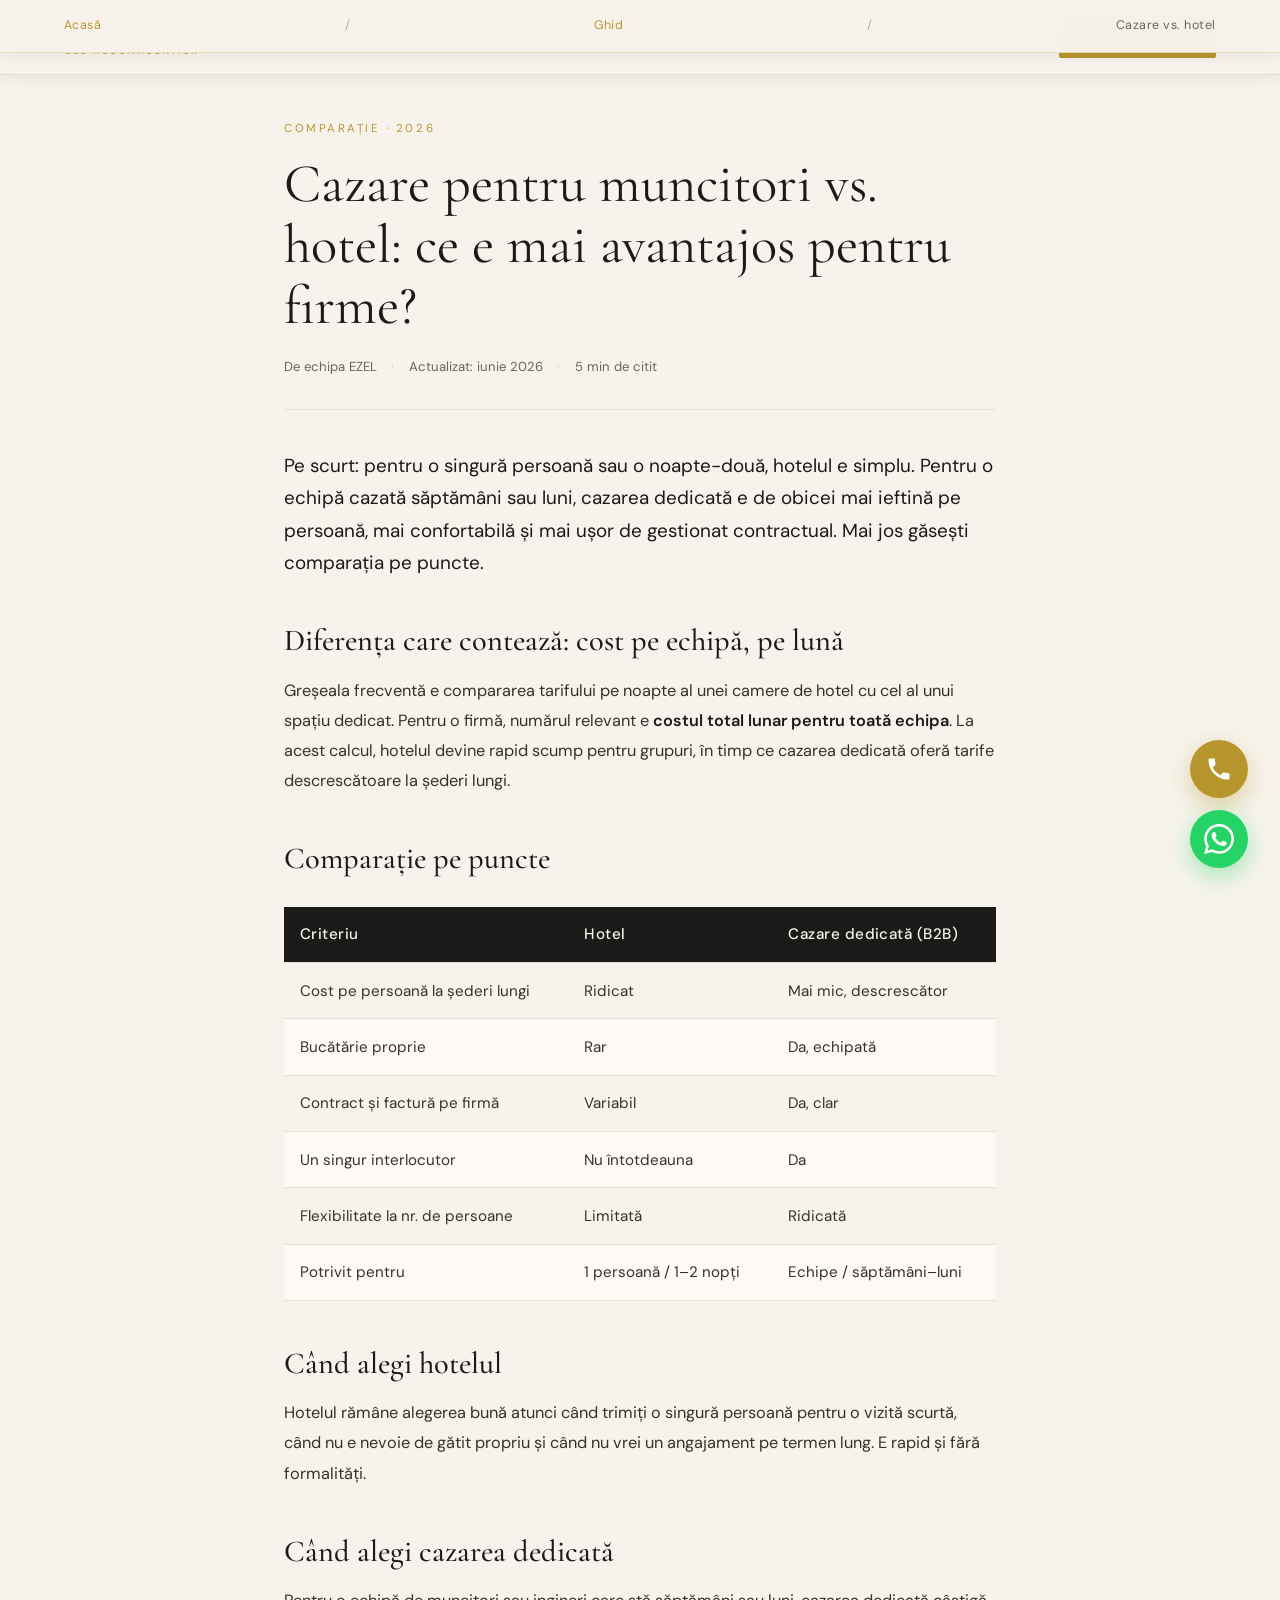
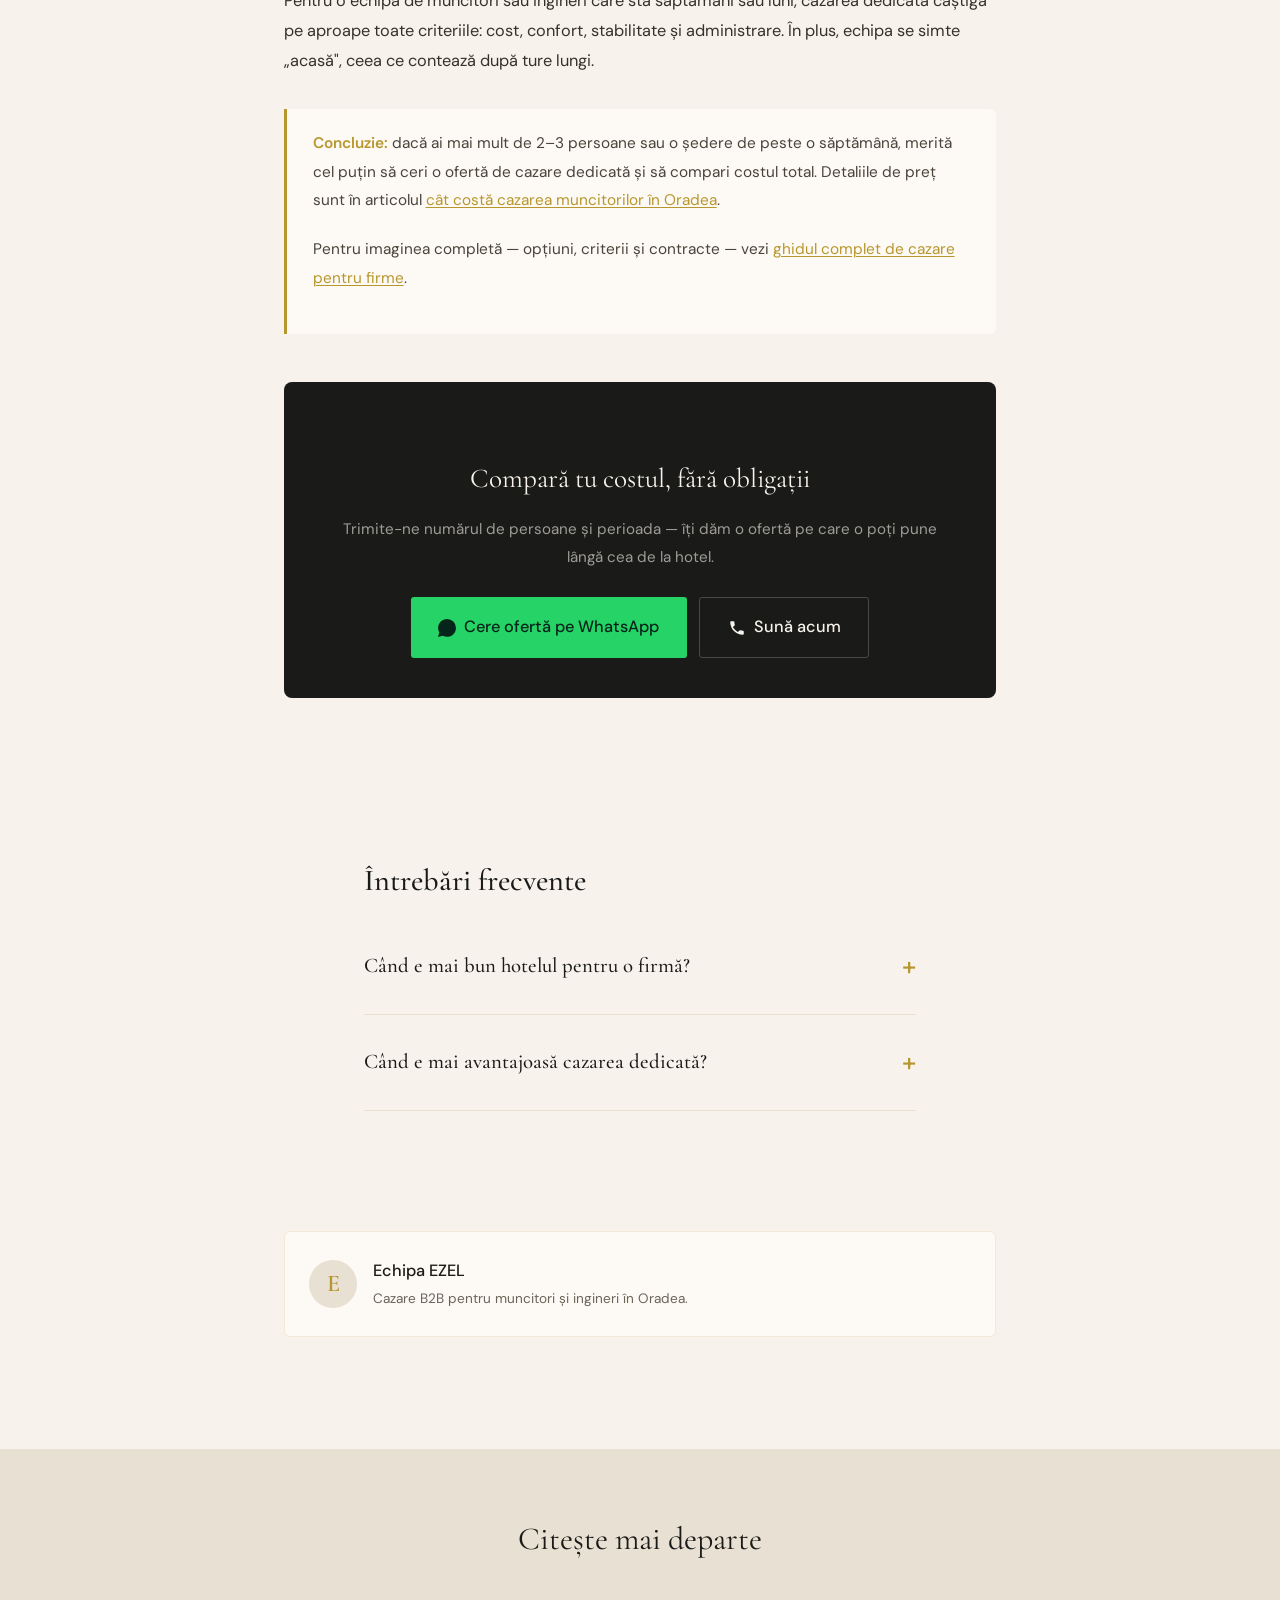
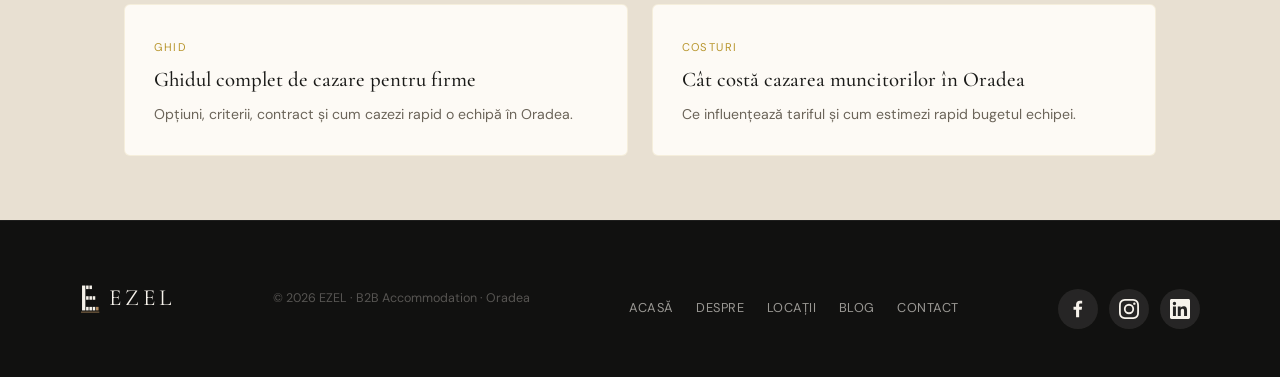
<file: cazare-muncitori-vs-hotel.html>
<!DOCTYPE html>
<html lang="ro">
<head>
  <meta charset="UTF-8" />
  <meta name="viewport" content="width=device-width, initial-scale=1.0" />

  <title>Cazare pentru muncitori vs. hotel: ce e mai avantajos pentru firme? (2026) | EZEL</title>
  <meta name="description" content="Cazare dedicată pentru muncitori și ingineri sau hotel? Comparație clară pentru firme pe costuri, confort, contracte și flexibilitate, cu un tabel pe puncte.">
  <meta name="keywords" content="cazare muncitori vs hotel, cazare angajați firme, cazare ingineri Oradea, cazare dedicată vs hotel">
  <meta name="robots" content="index,follow">
  <link rel="canonical" href="https://www.ezel.ro/cazare-muncitori-vs-hotel.html">
  <meta property="og:title" content="Cazare pentru muncitori vs. hotel: ce e mai avantajos pentru firme?">
  <meta property="og:description" content="Comparație clară pe costuri, confort, contracte și flexibilitate, cu tabel pe puncte.">
  <meta property="og:type" content="article">
  <meta property="og:url" content="https://www.ezel.ro/cazare-muncitori-vs-hotel.html">
  <meta property="og:locale" content="ro_RO">

  <script type="application/ld+json">
  {
    "@context":"https://schema.org","@type":"Article",
    "headline":"Cazare pentru muncitori vs. hotel: ce e mai avantajos pentru firme?",
    "description":"Comparație pentru firme între cazarea dedicată pentru muncitori și ingineri și hotel: costuri, confort, contracte și flexibilitate.",
    "inLanguage":"ro-RO","datePublished":"2026-06-04","dateModified":"2026-06-04",
    "author":{"@type":"Organization","name":"EZEL"},
    "publisher":{"@type":"Organization","name":"EZEL","url":"https://www.ezel.ro/"},
    "mainEntityOfPage":"https://www.ezel.ro/cazare-muncitori-vs-hotel.html"
  }
  </script>
  <script type="application/ld+json">
  {
    "@context":"https://schema.org","@type":"BreadcrumbList",
    "itemListElement":[
      {"@type":"ListItem","position":1,"name":"Acasă","item":"https://www.ezel.ro/"},
      {"@type":"ListItem","position":2,"name":"Ghid cazare","item":"https://www.ezel.ro/ghid-cazare-muncitori-ingineri-oradea.html"},
      {"@type":"ListItem","position":3,"name":"Cazare muncitori vs. hotel","item":"https://www.ezel.ro/cazare-muncitori-vs-hotel.html"}
    ]
  }
  </script>
  <script type="application/ld+json">
  {
    "@context":"https://schema.org","@type":"FAQPage",
    "mainEntity":[
      {"@type":"Question","name":"Când e mai bun hotelul pentru o firmă?","acceptedAnswer":{"@type":"Answer","text":"Hotelul are sens pentru o singură persoană sau pentru șederi foarte scurte, de una–două nopți, când nu e nevoie de bucătărie proprie sau de contract pe termen lung."}},
      {"@type":"Question","name":"Când e mai avantajoasă cazarea dedicată?","acceptedAnswer":{"@type":"Answer","text":"Pentru echipe și șederi de săptămâni sau luni, cazarea dedicată e de obicei mai ieftină pe persoană, oferă bucătărie proprie și contract clar pe firmă."}}
    ]
  }
  </script>

  <link rel="preconnect" href="https://fonts.googleapis.com">
  <link href="https://fonts.googleapis.com/css2?family=Cormorant+Garamond:ital,wght@0,300;0,400;0,600;1,300;1,400&family=DM+Sans:wght@300;400;500&display=swap" rel="stylesheet">
  <link rel="icon" type="image/png" sizes="32x32" href="assets/favicon-32.png">
  <link rel="icon" type="image/png" sizes="16x16" href="assets/favicon-16.png">
  <link rel="apple-touch-icon" sizes="180x180" href="assets/favicon-180.png">
  <link rel="stylesheet" href="css/ezel.css?v=30">
  <script src="js/ezel.js?v=30" defer></script>
</head>
<body>

<nav>
  <a class="logo" href="index.html">
    
    <span class="logo-txt"><span class="logo-name">EZEL</span><span class="logo-sub">B2B Accommodation</span></span>
  </a>
  <button class="nav-toggle" aria-label="Deschide meniul" aria-expanded="false" aria-controls="nav-menu">
    <span></span><span></span><span></span>
  </button>
  <ul class="nav-links" id="nav-menu">
    <li><a href="index.html#avantaje">Avantaje</a></li>
    <li><a href="index.html#despre">Despre</a></li>
    <li><a href="index.html#galerie">Galerie</a></li>
    <li><a href="locatii.html">Locații</a></li>
    <li><a href="index.html#recenzii">Recenzii</a></li>
    <li><a href="index.html#faq">Întrebări</a></li>
    <li><a href="index.html#contact">Contact</a></li>
    <li class="nav-links-cta"><a href="https://wa.me/40726925094" target="_blank" rel="noopener">Rezervă acum</a></li>
  </ul>
  <a href="https://wa.me/40726925094" class="nav-cta" target="_blank" rel="noopener">Rezervă acum</a>
</nav>

<main class="article-main">
  <article class="container">
    <nav class="breadcrumb" aria-label="breadcrumb">
      <a href="index.html">Acasă</a><span>/</span><a href="ghid-cazare-muncitori-ingineri-oradea.html">Ghid</a><span>/</span>Cazare vs. hotel
    </nav>

    <p class="article-kicker">Comparație · 2026</p>
    <h1 class="article-title">Cazare pentru muncitori vs. hotel: ce e mai avantajos pentru firme?</h1>
    <div class="article-meta"><span>De echipa EZEL</span><span class="dot">·</span><span>Actualizat: iunie 2026</span><span class="dot">·</span><span>5 min de citit</span></div>

    <p class="article-lead">Pe scurt: pentru o singură persoană sau o noapte-două, hotelul e simplu. Pentru o echipă cazată săptămâni sau luni, cazarea dedicată e de obicei mai ieftină pe persoană, mai confortabilă și mai ușor de gestionat contractual. Mai jos găsești comparația pe puncte.</p>

    <div class="prose">
      <h2>Diferența care contează: cost pe echipă, pe lună</h2>
      <p>Greșeala frecventă e compararea tarifului pe noapte al unei camere de hotel cu cel al unui spațiu dedicat. Pentru o firmă, numărul relevant e <strong>costul total lunar pentru toată echipa</strong>. La acest calcul, hotelul devine rapid scump pentru grupuri, în timp ce cazarea dedicată oferă tarife descrescătoare la șederi lungi.</p>

      <h2>Comparație pe puncte</h2>
      <table class="data-table">
        <thead><tr><th>Criteriu</th><th>Hotel</th><th>Cazare dedicată (B2B)</th></tr></thead>
        <tbody>
          <tr><td>Cost pe persoană la șederi lungi</td><td>Ridicat</td><td>Mai mic, descrescător</td></tr>
          <tr><td>Bucătărie proprie</td><td>Rar</td><td>Da, echipată</td></tr>
          <tr><td>Contract și factură pe firmă</td><td>Variabil</td><td>Da, clar</td></tr>
          <tr><td>Un singur interlocutor</td><td>Nu întotdeauna</td><td>Da</td></tr>
          <tr><td>Flexibilitate la nr. de persoane</td><td>Limitată</td><td>Ridicată</td></tr>
          <tr><td>Potrivit pentru</td><td>1 persoană / 1–2 nopți</td><td>Echipe / săptămâni–luni</td></tr>
        </tbody>
      </table>

      <h2>Când alegi hotelul</h2>
      <p>Hotelul rămâne alegerea bună atunci când trimiți o singură persoană pentru o vizită scurtă, când nu e nevoie de gătit propriu și când nu vrei un angajament pe termen lung. E rapid și fără formalități.</p>

      <h2>Când alegi cazarea dedicată</h2>
      <p>Pentru o echipă de muncitori sau ingineri care stă săptămâni sau luni, cazarea dedicată câștigă pe aproape toate criteriile: cost, confort, stabilitate și administrare. În plus, echipa se simte „acasă", ceea ce contează după ture lungi.</p>

      <div class="callout"><strong>Concluzie:</strong> dacă ai mai mult de 2–3 persoane sau o ședere de peste o săptămână, merită cel puțin să ceri o ofertă de cazare dedicată și să compari costul total. Detaliile de preț sunt în articolul <a href="cat-costa-cazarea-muncitori-oradea.html">cât costă cazarea muncitorilor în Oradea</a>.</p>

      <p>Pentru imaginea completă — opțiuni, criterii și contracte — vezi <a href="ghid-cazare-muncitori-ingineri-oradea.html">ghidul complet de cazare pentru firme</a>.</p>
    </div>

    <div class="cta-box">
      <h3>Compară tu costul, fără obligații</h3>
      <p>Trimite-ne numărul de persoane și perioada — îți dăm o ofertă pe care o poți pune lângă cea de la hotel.</p>
      <div class="cta-row">
        <a class="btn-wa" href="https://wa.me/40726925094?text=Bun%C4%83%20ziua%2C%20vreau%20o%20ofert%C4%83%20de%20cazare%20pentru%20a%20o%20compara%20cu%20hotelul." target="_blank" rel="noopener"><svg viewBox="0 0 24 24" fill="currentColor"><path d="M12.05 0C5.5 0 .16 5.335.157 11.892c0 2.096.547 4.142 1.588 5.945L.057 24l6.305-1.654a11.88 11.88 0 005.683 1.448h.005c6.554 0 11.89-5.335 11.893-11.893A11.82 11.82 0 0012.05 0z"/></svg> Cere ofertă pe WhatsApp</a>
        <a class="btn-tel" href="tel:+40726925094"><svg viewBox="0 0 24 24" fill="currentColor"><path d="M6.6 10.8c1.4 2.8 3.8 5.1 6.6 6.6l2.2-2.2c.3-.3.7-.4 1-.2 1.1.4 2.3.6 3.6.6.6 0 1 .4 1 1V20c0 .6-.4 1-1 1C10.5 21 3 13.5 3 4c0-.6.4-1 1-1h3.5c.6 0 1 .4 1 1 0 1.3.2 2.5.6 3.6.1.4 0 .8-.3 1l-2.2 2.2z"/></svg> Sună acum</a>
      </div>
    </div>

    <section class="article-faq">
      <h2>Întrebări frecvente</h2>
      <details class="faq-item"><summary>Când e mai bun hotelul pentru o firmă?</summary><div class="faq-answer">Hotelul are sens pentru o singură persoană sau pentru șederi foarte scurte, de una–două nopți, fără nevoie de bucătărie proprie sau contract pe termen lung.</div></details>
      <details class="faq-item"><summary>Când e mai avantajoasă cazarea dedicată?</summary><div class="faq-answer">Pentru echipe și șederi de săptămâni sau luni — de obicei mai ieftină pe persoană, cu bucătărie proprie și contract clar pe firmă.</div></details>
    </section>

    <div class="author-box">
      <div class="av">E</div>
      <div><div class="name">Echipa EZEL</div><div class="bio">Cazare B2B pentru muncitori și ingineri în Oradea.</div></div>
    </div>
  </article>
</main>

<section class="related">
  <h2>Citește mai departe</h2>
  <div class="related-grid">
    <a class="related-card" href="ghid-cazare-muncitori-ingineri-oradea.html"><span class="tag">Ghid</span><h3>Ghidul complet de cazare pentru firme</h3><p>Opțiuni, criterii, contract și cum cazezi rapid o echipă în Oradea.</p></a>
    <a class="related-card" href="cat-costa-cazarea-muncitori-oradea.html"><span class="tag">Costuri</span><h3>Cât costă cazarea muncitorilor în Oradea</h3><p>Ce influențează tariful și cum estimezi rapid bugetul echipei.</p></a>
  </div>
</section>

<footer>
  <div class="footer-logo"><svg class="footer-mark" viewBox="12 4 78 118" aria-hidden="true"><g fill="#f6f2ea"><rect x="20" y="10" width="13" height="98"/><rect x="36" y="10" width="10" height="14"/><rect x="49" y="10" width="10" height="14"/><rect x="36" y="52" width="10" height="14"/><rect x="49" y="52" width="10" height="14"/><rect x="62" y="52" width="10" height="14"/><rect x="36" y="94" width="10" height="14"/><rect x="49" y="94" width="10" height="14"/><rect x="62" y="94" width="10" height="14"/></g><rect x="75" y="94" width="10" height="14" fill="#b08a5e"/><rect x="16" y="113" width="72" height="3" fill="#b08a5e"/></svg> EZEL</div>
  <p class="footer-text">© 2026 EZEL · B2B Accommodation · Oradea</p>
  <nav class="footer-nav" aria-label="Subsol">
    <a href="index.html">Acasă</a>
    <a href="despre.html">Despre</a>
    <a href="locatii.html">Locații</a>
    <a href="blog.html">Blog</a>
    <a href="index.html#contact">Contact</a>
  </nav>
  <div class="footer-social">
    <a href="https://www.facebook.com/profile.php?id=61590816023923" target="_blank" rel="noopener" aria-label="Facebook EZEL" title="Facebook EZEL"><svg viewBox="0 0 24 24" width="20" height="20" aria-hidden="true"><path d="M15.12 5.32H17V2.14A26.11 26.11 0 0 0 14.26 2c-2.72 0-4.58 1.66-4.58 4.7v2.6H6.61v3.56h3.07V22h3.68v-9.14h3.06l.46-3.56h-3.52V7.05c0-1.03.28-1.73 1.76-1.73z"/></svg></a>
    <a href="https://www.instagram.com/ezeloradea" target="_blank" rel="noopener" aria-label="Instagram EZEL" title="Instagram EZEL"><svg viewBox="0 0 24 24" width="20" height="20" aria-hidden="true"><path d="M12 2.16c3.2 0 3.58.01 4.85.07 1.17.05 1.8.25 2.23.41.56.22.96.48 1.38.9.42.42.68.82.9 1.38.16.43.36 1.06.41 2.23.06 1.27.07 1.65.07 4.85s-.01 3.58-.07 4.85c-.05 1.17-.25 1.8-.41 2.23-.22.56-.48.96-.9 1.38-.42.42-.82.68-1.38.9-.43.16-1.06.36-2.23.41-1.27.06-1.65.07-4.85.07s-3.58-.01-4.85-.07c-1.17-.05-1.8-.25-2.23-.41a3.7 3.7 0 0 1-1.38-.9 3.7 3.7 0 0 1-.9-1.38c-.16-.43-.36-1.06-.41-2.23-.06-1.27-.07-1.65-.07-4.85s.01-3.58.07-4.85c.05-1.17.25-1.8.41-2.23.22-.56.48-.96.9-1.38.42-.42.82-.68 1.38-.9.43-.16 1.06-.36 2.23-.41C8.42 2.17 8.8 2.16 12 2.16M12 0C8.74 0 8.33.01 7.05.07c-1.28.06-2.15.26-2.91.56-.79.31-1.46.72-2.13 1.38C1.35 2.68.94 3.35.63 4.14c-.3.76-.5 1.63-.56 2.91C.01 8.33 0 8.74 0 12s.01 3.67.07 4.95c.06 1.28.26 2.15.56 2.91.31.79.72 1.46 1.38 2.13.67.66 1.34 1.07 2.13 1.38.76.3 1.63.5 2.91.56C8.33 23.99 8.74 24 12 24s3.67-.01 4.95-.07c1.28-.06 2.15-.26 2.91-.56a5.9 5.9 0 0 0 2.13-1.38 5.9 5.9 0 0 0 1.38-2.13c.3-.76.5-1.63.56-2.91.06-1.28.07-1.69.07-4.95s-.01-3.67-.07-4.95c-.06-1.28-.26-2.15-.56-2.91a5.9 5.9 0 0 0-1.38-2.13A5.9 5.9 0 0 0 19.86.63c-.76-.3-1.63-.5-2.91-.56C15.67.01 15.26 0 12 0zM12 5.84A6.16 6.16 0 1 0 12 18.16 6.16 6.16 0 0 0 12 5.84M12 16a4 4 0 1 1 0-8 4 4 0 0 1 0 8M18.41 4.15a1.44 1.44 0 1 0 0 2.88 1.44 1.44 0 0 0 0-2.88z"/></svg></a>
    <a href="https://www.linkedin.com/company/ezelro" target="_blank" rel="noopener" aria-label="LinkedIn EZEL" title="LinkedIn EZEL"><svg viewBox="0 0 24 24" width="20" height="20" aria-hidden="true"><path d="M20.45 20.45h-3.56v-5.57c0-1.33-.02-3.04-1.85-3.04-1.85 0-2.13 1.45-2.13 2.94v5.67H9.35V9h3.41v1.56h.05c.48-.9 1.63-1.85 3.37-1.85 3.6 0 4.27 2.37 4.27 5.45v6.29zM5.34 7.43a2.06 2.06 0 0 1-2.06-2.07 2.06 2.06 0 1 1 2.06 2.07zM7.12 20.45H3.55V9h3.57v11.45zM22.22 0H1.77C.79 0 0 .77 0 1.73v20.54C0 23.22.79 24 1.77 24h20.45c.98 0 1.78-.78 1.78-1.73V1.73C24 .77 23.2 0 22.22 0z"/></svg></a>
  </div>
</footer>

<a href="tel:+40726925094" class="float-call" title="Sună-ne"><svg viewBox="0 0 24 24"><path d="M6.6 10.8c1.4 2.8 3.8 5.1 6.6 6.6l2.2-2.2c.3-.3.7-.4 1-.2 1.1.4 2.3.6 3.6.6.6 0 1 .4 1 1V20c0 .6-.4 1-1 1C10.5 21 3 13.5 3 4c0-.6.4-1 1-1h3.5c.6 0 1 .4 1 1 0 1.3.2 2.5.6 3.6.1.4 0 .8-.3 1l-2.2 2.2z"/></svg></a>
<a href="https://wa.me/40726925094" class="float-wa" target="_blank" rel="noopener" title="Scrie-ne pe WhatsApp"><svg viewBox="0 0 24 24"><path d="M17.472 14.382c-.297-.149-1.758-.867-2.03-.967-.273-.099-.471-.148-.67.15-.197.297-.767.966-.94 1.164-.173.199-.347.223-.644.075-.297-.15-1.255-.463-2.39-1.475-.883-.788-1.48-1.761-1.653-2.059-.173-.297-.018-.458.13-.606.134-.133.298-.347.446-.52.149-.174.198-.298.298-.497.099-.198.05-.371-.025-.52-.075-.149-.669-1.612-.916-2.207-.242-.579-.487-.5-.669-.51-.173-.008-.371-.01-.57-.01-.198 0-.52.074-.792.372-.272.297-1.04 1.016-1.04 2.479 0 1.462 1.065 2.875 1.213 3.074.149.198 2.096 3.2 5.077 4.487.709.306 1.262.489 1.694.625.712.227 1.36.195 1.871.118.571-.085 1.758-.719 2.006-1.413.248-.694.248-1.289.173-1.413-.074-.124-.272-.198-.57-.347m-5.421 7.403h-.004a9.87 9.87 0 01-5.031-1.378l-.361-.214-3.741.982.998-3.648-.235-.374a9.86 9.86 0 01-1.51-5.26c.001-5.45 4.436-9.884 9.888-9.884 2.64 0 5.122 1.03 6.988 2.898a9.825 9.825 0 012.893 6.994c-.003 5.45-4.437 9.884-9.885 9.884m8.413-18.297A11.815 11.815 0 0012.05 0C5.495 0 .16 5.335.157 11.892c0 2.096.547 4.142 1.588 5.945L.057 24l6.305-1.654a11.882 11.882 0 005.683 1.448h.005c6.554 0 11.89-5.335 11.893-11.893a11.821 11.821 0 00-3.48-8.413z"/></svg></a>

</body>
</html>
</file>
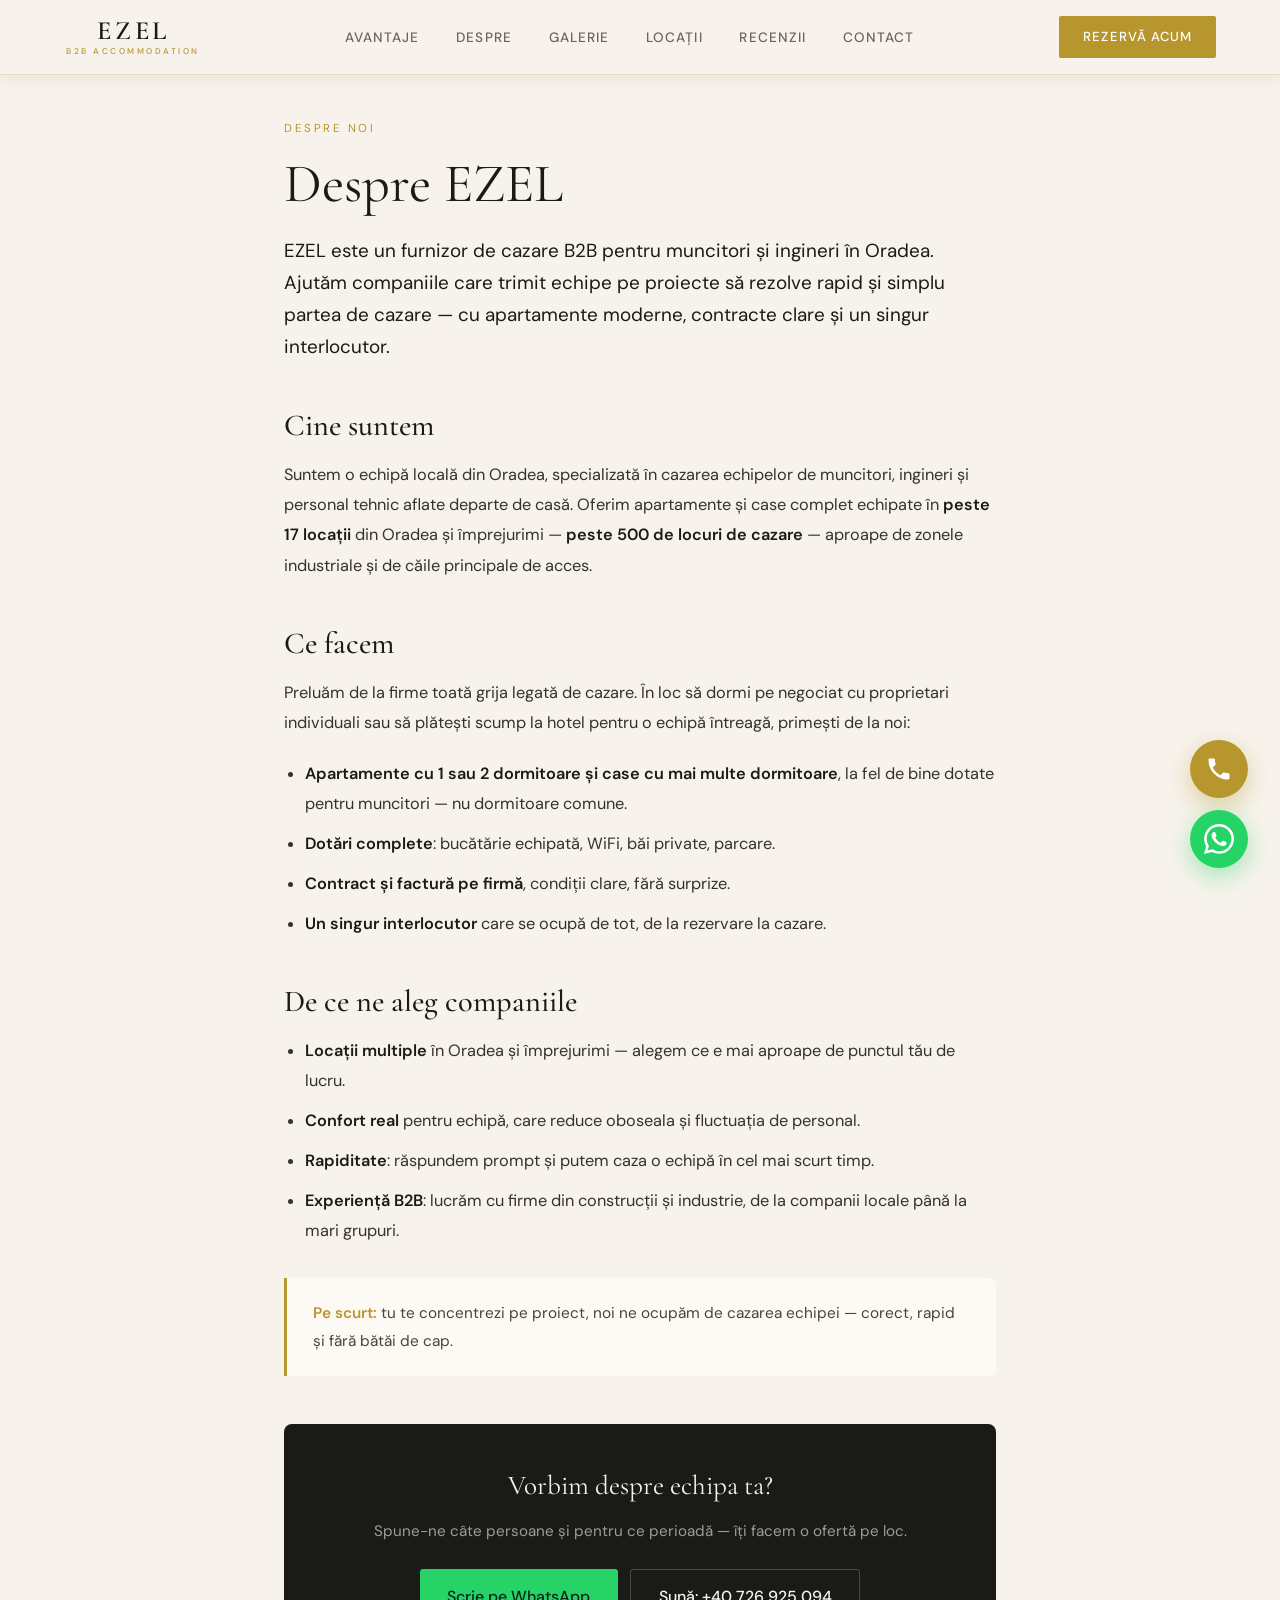
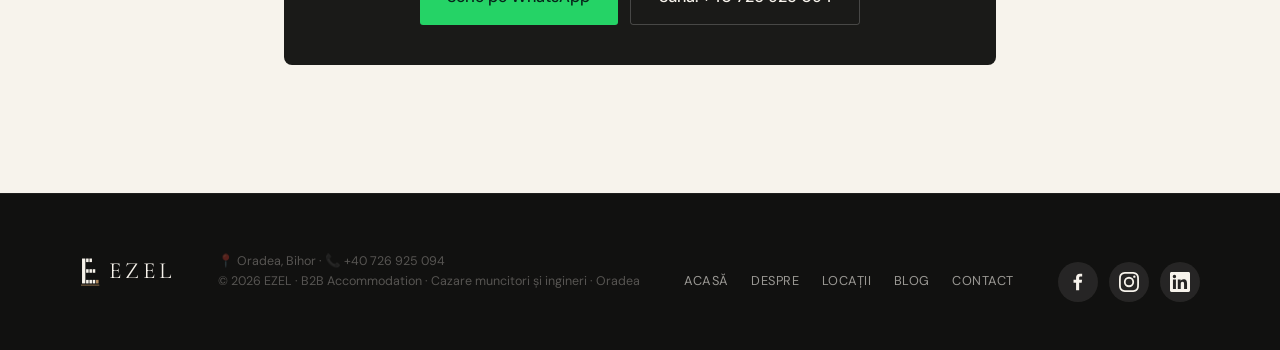
<file: despre.html>
<!DOCTYPE html>
<html lang="ro">
<head>
  <meta charset="UTF-8" />
  <meta name="viewport" content="width=device-width, initial-scale=1.0" />

  <title>Despre noi — EZEL | Cazare pentru muncitori și ingineri în Oradea</title>
  <meta name="description" content="Despre EZEL — furnizor de cazare B2B pentru muncitori și ingineri în Oradea: apartamente moderne în peste 17 locații, contracte clare pentru firme și un singur interlocutor.">
  <meta name="keywords" content="despre EZEL, cazare muncitori Oradea, cazare B2B Oradea, cazare ingineri Oradea firme">
  <meta name="robots" content="index,follow">
  <link rel="canonical" href="https://www.ezel.ro/despre.html">
  <meta property="og:title" content="Despre noi — EZEL">
  <meta property="og:description" content="Cazare B2B pentru muncitori și ingineri în Oradea: apartamente moderne, contracte clare, un singur interlocutor.">
  <meta property="og:type" content="website">
  <meta property="og:url" content="https://www.ezel.ro/despre.html">
  <meta property="og:locale" content="ro_RO">

  <script type="application/ld+json">
  {
    "@context":"https://schema.org","@type":"AboutPage",
    "name":"Despre EZEL",
    "url":"https://www.ezel.ro/despre.html",
    "inLanguage":"ro-RO",
    "about":{"@type":"Organization","name":"EZEL — B2B Accommodation","url":"https://www.ezel.ro/","telephone":"+40726925094","areaServed":"Oradea, Bihor, România"}
  }
  </script>

  <link rel="preconnect" href="https://fonts.googleapis.com">
  <link href="https://fonts.googleapis.com/css2?family=Cormorant+Garamond:ital,wght@0,300;0,400;0,600;1,300;1,400&family=DM+Sans:wght@300;400;500&display=swap" rel="stylesheet">
  <link rel="icon" type="image/png" sizes="32x32" href="assets/favicon-32.png">
  <link rel="icon" type="image/png" sizes="16x16" href="assets/favicon-16.png">
  <link rel="apple-touch-icon" sizes="180x180" href="assets/favicon-180.png">
  <link rel="stylesheet" href="css/ezel.css?v=30">
  <script src="js/ezel.js?v=30" defer></script>
</head>
<body>

<nav>
  <a class="logo" href="index.html">

    <span class="logo-txt"><span class="logo-name">EZEL</span><span class="logo-sub">B2B Accommodation</span></span>
  </a>
  <button class="nav-toggle" aria-label="Deschide meniul" aria-expanded="false" aria-controls="nav-menu">
    <span></span><span></span><span></span>
  </button>
  <ul class="nav-links" id="nav-menu">
    <li><a href="index.html#avantaje">Avantaje</a></li>
    <li><a href="index.html#despre">Despre</a></li>
    <li><a href="index.html#galerie">Galerie</a></li>
    <li><a href="locatii.html">Locații</a></li>
    <li><a href="index.html#recenzii">Recenzii</a></li>
    <li><a href="index.html#contact">Contact</a></li>
    <li class="nav-links-cta"><a href="https://wa.me/40726925094" target="_blank" rel="noopener">Rezervă acum</a></li>
  </ul>
  <a href="https://wa.me/40726925094" class="nav-cta" target="_blank" rel="noopener">Rezervă acum</a>
</nav>

<main class="article-main">
  <article class="container">
    <p class="article-kicker">Despre noi</p>
    <h1 class="article-title">Despre EZEL</h1>
    <p class="article-lead">EZEL este un furnizor de cazare B2B pentru muncitori și ingineri în Oradea. Ajutăm companiile care trimit echipe pe proiecte să rezolve rapid și simplu partea de cazare — cu apartamente moderne, contracte clare și un singur interlocutor.</p>

    <div class="prose">
      <h2>Cine suntem</h2>
      <p>Suntem o echipă locală din Oradea, specializată în cazarea echipelor de muncitori, ingineri și personal tehnic aflate departe de casă. Oferim apartamente și case complet echipate în <strong>peste 17 locații</strong> din Oradea și împrejurimi — <strong>peste 500 de locuri de cazare</strong> — aproape de zonele industriale și de căile principale de acces.</p>

      <h2>Ce facem</h2>
      <p>Preluăm de la firme toată grija legată de cazare. În loc să dormi pe negociat cu proprietari individuali sau să plătești scump la hotel pentru o echipă întreagă, primești de la noi:</p>
      <ul>
        <li><strong>Apartamente cu 1 sau 2 dormitoare și case cu mai multe dormitoare</strong>, la fel de bine dotate pentru muncitori — nu dormitoare comune.</li>
        <li><strong>Dotări complete</strong>: bucătărie echipată, WiFi, băi private, parcare.</li>
        <li><strong>Contract și factură pe firmă</strong>, condiții clare, fără surprize.</li>
        <li><strong>Un singur interlocutor</strong> care se ocupă de tot, de la rezervare la cazare.</li>
      </ul>

      <h2>De ce ne aleg companiile</h2>
      <ul>
        <li><strong>Locații multiple</strong> în Oradea și împrejurimi — alegem ce e mai aproape de punctul tău de lucru.</li>
        <li><strong>Confort real</strong> pentru echipă, care reduce oboseala și fluctuația de personal.</li>
        <li><strong>Rapiditate</strong>: răspundem prompt și putem caza o echipă în cel mai scurt timp.</li>
        <li><strong>Experiență B2B</strong>: lucrăm cu firme din construcții și industrie, de la companii locale până la mari grupuri.</li>
      </ul>

      <div class="callout"><strong>Pe scurt:</strong> tu te concentrezi pe proiect, noi ne ocupăm de cazarea echipei — corect, rapid și fără bătăi de cap.</div>
    </div>

    <div class="cta-box">
      <h3>Vorbim despre echipa ta?</h3>
      <p>Spune-ne câte persoane și pentru ce perioadă — îți facem o ofertă pe loc.</p>
      <div class="cta-row">
        <a class="btn-wa" href="https://wa.me/40726925094" target="_blank" rel="noopener">Scrie pe WhatsApp</a>
        <a class="btn-tel" href="tel:+40726925094">Sună: +40 726 925 094</a>
      </div>
    </div>
  </article>
</main>

<!-- FOOTER -->
<footer>
  <div class="footer-logo">
    <svg class="footer-mark" viewBox="12 4 78 118" aria-hidden="true"><g fill="#f6f2ea"><rect x="20" y="10" width="13" height="98"/><rect x="36" y="10" width="10" height="14"/><rect x="49" y="10" width="10" height="14"/><rect x="36" y="52" width="10" height="14"/><rect x="49" y="52" width="10" height="14"/><rect x="62" y="52" width="10" height="14"/><rect x="36" y="94" width="10" height="14"/><rect x="49" y="94" width="10" height="14"/><rect x="62" y="94" width="10" height="14"/></g><rect x="75" y="94" width="10" height="14" fill="#b08a5e"/><rect x="16" y="113" width="72" height="3" fill="#b08a5e"/></svg>
    EZEL
  </div>
  <p class="footer-text">📍 Oradea, Bihor · 📞 +40 726 925 094<br>© 2026 EZEL · B2B Accommodation · Cazare muncitori și ingineri · Oradea</p>
  <nav class="footer-nav" aria-label="Subsol">
    <a href="index.html">Acasă</a>
    <a href="despre.html">Despre</a>
    <a href="locatii.html">Locații</a>
    <a href="blog.html">Blog</a>
    <a href="index.html#contact">Contact</a>
  </nav>
  <div class="footer-social">
    <a href="https://www.facebook.com/profile.php?id=61590816023923" target="_blank" rel="noopener" aria-label="Facebook EZEL" title="Facebook EZEL"><svg viewBox="0 0 24 24" width="20" height="20" aria-hidden="true"><path d="M15.12 5.32H17V2.14A26.11 26.11 0 0 0 14.26 2c-2.72 0-4.58 1.66-4.58 4.7v2.6H6.61v3.56h3.07V22h3.68v-9.14h3.06l.46-3.56h-3.52V7.05c0-1.03.28-1.73 1.76-1.73z"/></svg></a>
    <a href="https://www.instagram.com/ezeloradea" target="_blank" rel="noopener" aria-label="Instagram EZEL" title="Instagram EZEL"><svg viewBox="0 0 24 24" width="20" height="20" aria-hidden="true"><path d="M12 2.16c3.2 0 3.58.01 4.85.07 1.17.05 1.8.25 2.23.41.56.22.96.48 1.38.9.42.42.68.82.9 1.38.16.43.36 1.06.41 2.23.06 1.27.07 1.65.07 4.85s-.01 3.58-.07 4.85c-.05 1.17-.25 1.8-.41 2.23-.22.56-.48.96-.9 1.38-.42.42-.82.68-1.38.9-.43.16-1.06.36-2.23.41-1.27.06-1.65.07-4.85.07s-3.58-.01-4.85-.07c-1.17-.05-1.8-.25-2.23-.41a3.7 3.7 0 0 1-1.38-.9 3.7 3.7 0 0 1-.9-1.38c-.16-.43-.36-1.06-.41-2.23-.06-1.27-.07-1.65-.07-4.85s.01-3.58.07-4.85c.05-1.17.25-1.8.41-2.23.22-.56.48-.96.9-1.38.42-.42.82-.68 1.38-.9.43-.16 1.06-.36 2.23-.41C8.42 2.17 8.8 2.16 12 2.16M12 0C8.74 0 8.33.01 7.05.07c-1.28.06-2.15.26-2.91.56-.79.31-1.46.72-2.13 1.38C1.35 2.68.94 3.35.63 4.14c-.3.76-.5 1.63-.56 2.91C.01 8.33 0 8.74 0 12s.01 3.67.07 4.95c.06 1.28.26 2.15.56 2.91.31.79.72 1.46 1.38 2.13.67.66 1.34 1.07 2.13 1.38.76.3 1.63.5 2.91.56C8.33 23.99 8.74 24 12 24s3.67-.01 4.95-.07c1.28-.06 2.15-.26 2.91-.56a5.9 5.9 0 0 0 2.13-1.38 5.9 5.9 0 0 0 1.38-2.13c.3-.76.5-1.63.56-2.91.06-1.28.07-1.69.07-4.95s-.01-3.67-.07-4.95c-.06-1.28-.26-2.15-.56-2.91a5.9 5.9 0 0 0-1.38-2.13A5.9 5.9 0 0 0 19.86.63c-.76-.3-1.63-.5-2.91-.56C15.67.01 15.26 0 12 0zM12 5.84A6.16 6.16 0 1 0 12 18.16 6.16 6.16 0 0 0 12 5.84M12 16a4 4 0 1 1 0-8 4 4 0 0 1 0 8M18.41 4.15a1.44 1.44 0 1 0 0 2.88 1.44 1.44 0 0 0 0-2.88z"/></svg></a>
    <a href="https://www.linkedin.com/company/ezelro" target="_blank" rel="noopener" aria-label="LinkedIn EZEL" title="LinkedIn EZEL"><svg viewBox="0 0 24 24" width="20" height="20" aria-hidden="true"><path d="M20.45 20.45h-3.56v-5.57c0-1.33-.02-3.04-1.85-3.04-1.85 0-2.13 1.45-2.13 2.94v5.67H9.35V9h3.41v1.56h.05c.48-.9 1.63-1.85 3.37-1.85 3.6 0 4.27 2.37 4.27 5.45v6.29zM5.34 7.43a2.06 2.06 0 0 1-2.06-2.07 2.06 2.06 0 1 1 2.06 2.07zM7.12 20.45H3.55V9h3.57v11.45zM22.22 0H1.77C.79 0 0 .77 0 1.73v20.54C0 23.22.79 24 1.77 24h20.45c.98 0 1.78-.78 1.78-1.73V1.73C24 .77 23.2 0 22.22 0z"/></svg></a>
  </div>
</footer>

<!-- FLOATING CALL + WHATSAPP -->
<a href="tel:+40726925094" class="float-call" title="Sună-ne"><svg viewBox="0 0 24 24"><path d="M6.6 10.8c1.4 2.8 3.8 5.1 6.6 6.6l2.2-2.2c.3-.3.7-.4 1-.2 1.1.4 2.3.6 3.6.6.6 0 1 .4 1 1V20c0 .6-.4 1-1 1C10.5 21 3 13.5 3 4c0-.6.4-1 1-1h3.5c.6 0 1 .4 1 1 0 1.3.2 2.5.6 3.6.1.4 0 .8-.3 1l-2.2 2.2z"/></svg></a>
<a href="https://wa.me/40726925094" class="float-wa" target="_blank" rel="noopener" title="Scrie-ne pe WhatsApp">
  <svg viewBox="0 0 24 24"><path d="M17.472 14.382c-.297-.149-1.758-.867-2.03-.967-.273-.099-.471-.148-.67.15-.197.297-.767.966-.94 1.164-.173.199-.347.223-.644.075-.297-.15-1.255-.463-2.39-1.475-.883-.788-1.48-1.761-1.653-2.059-.173-.297-.018-.458.13-.606.134-.133.298-.347.446-.52.149-.174.198-.298.298-.497.099-.198.05-.371-.025-.52-.075-.149-.669-1.612-.916-2.207-.242-.579-.487-.5-.669-.51-.173-.008-.371-.01-.57-.01-.198 0-.52.074-.792.372-.272.297-1.04 1.016-1.04 2.479 0 1.462 1.065 2.875 1.213 3.074.149.198 2.096 3.2 5.077 4.487.709.306 1.262.489 1.694.625.712.227 1.36.195 1.871.118.571-.085 1.758-.719 2.006-1.413.248-.694.248-1.289.173-1.413-.074-.124-.272-.198-.57-.347m-5.421 7.403h-.004a9.87 9.87 0 01-5.031-1.378l-.361-.214-3.741.982.998-3.648-.235-.374a9.86 9.86 0 01-1.51-5.26c.001-5.45 4.436-9.884 9.888-9.884 2.64 0 5.122 1.03 6.988 2.898a9.825 9.825 0 012.893 6.994c-.003 5.45-4.437 9.884-9.885 9.884m8.413-18.297A11.815 11.815 0 0012.05 0C5.495 0 .16 5.335.157 11.892c0 2.096.547 4.142 1.588 5.945L.057 24l6.305-1.654a11.882 11.882 0 005.683 1.448h.005c6.554 0 11.89-5.335 11.893-11.893a11.821 11.821 0 00-3.48-8.413z"/></svg>
</a>

</body>
</html>
</file>
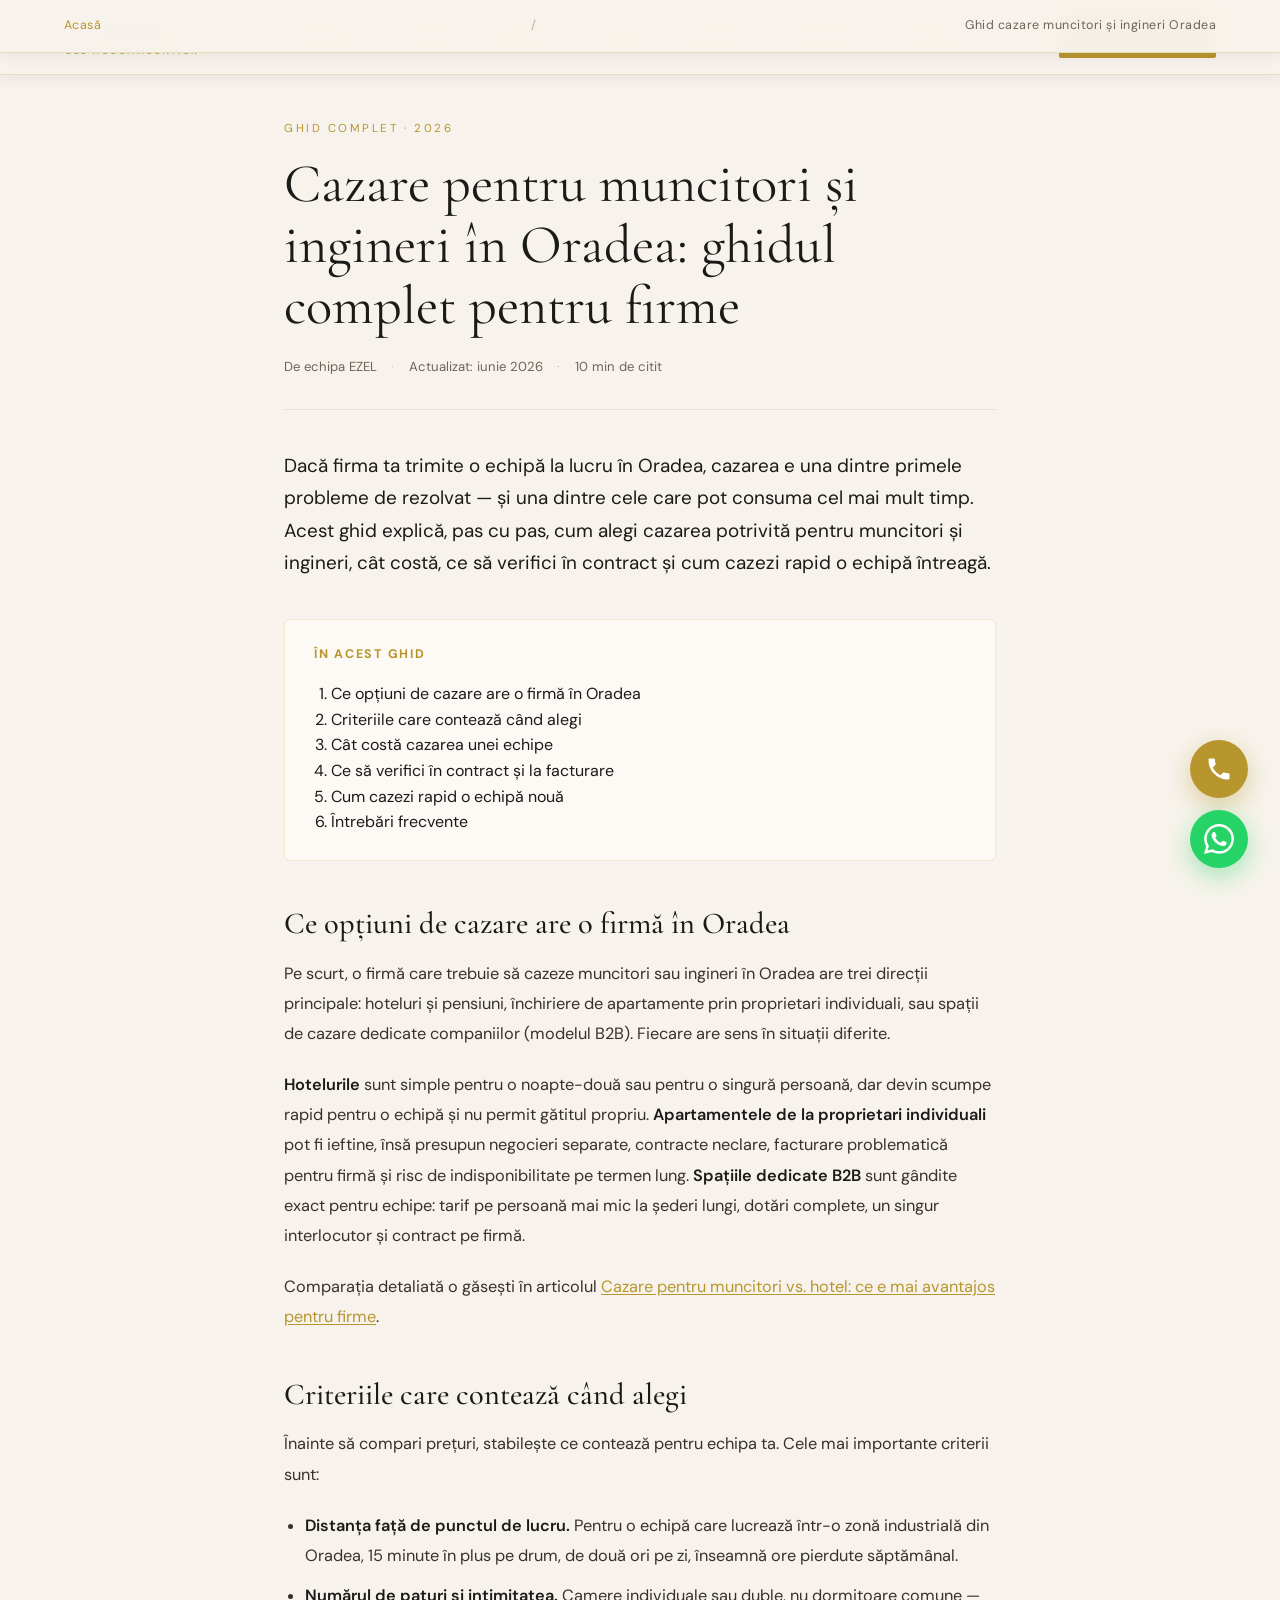
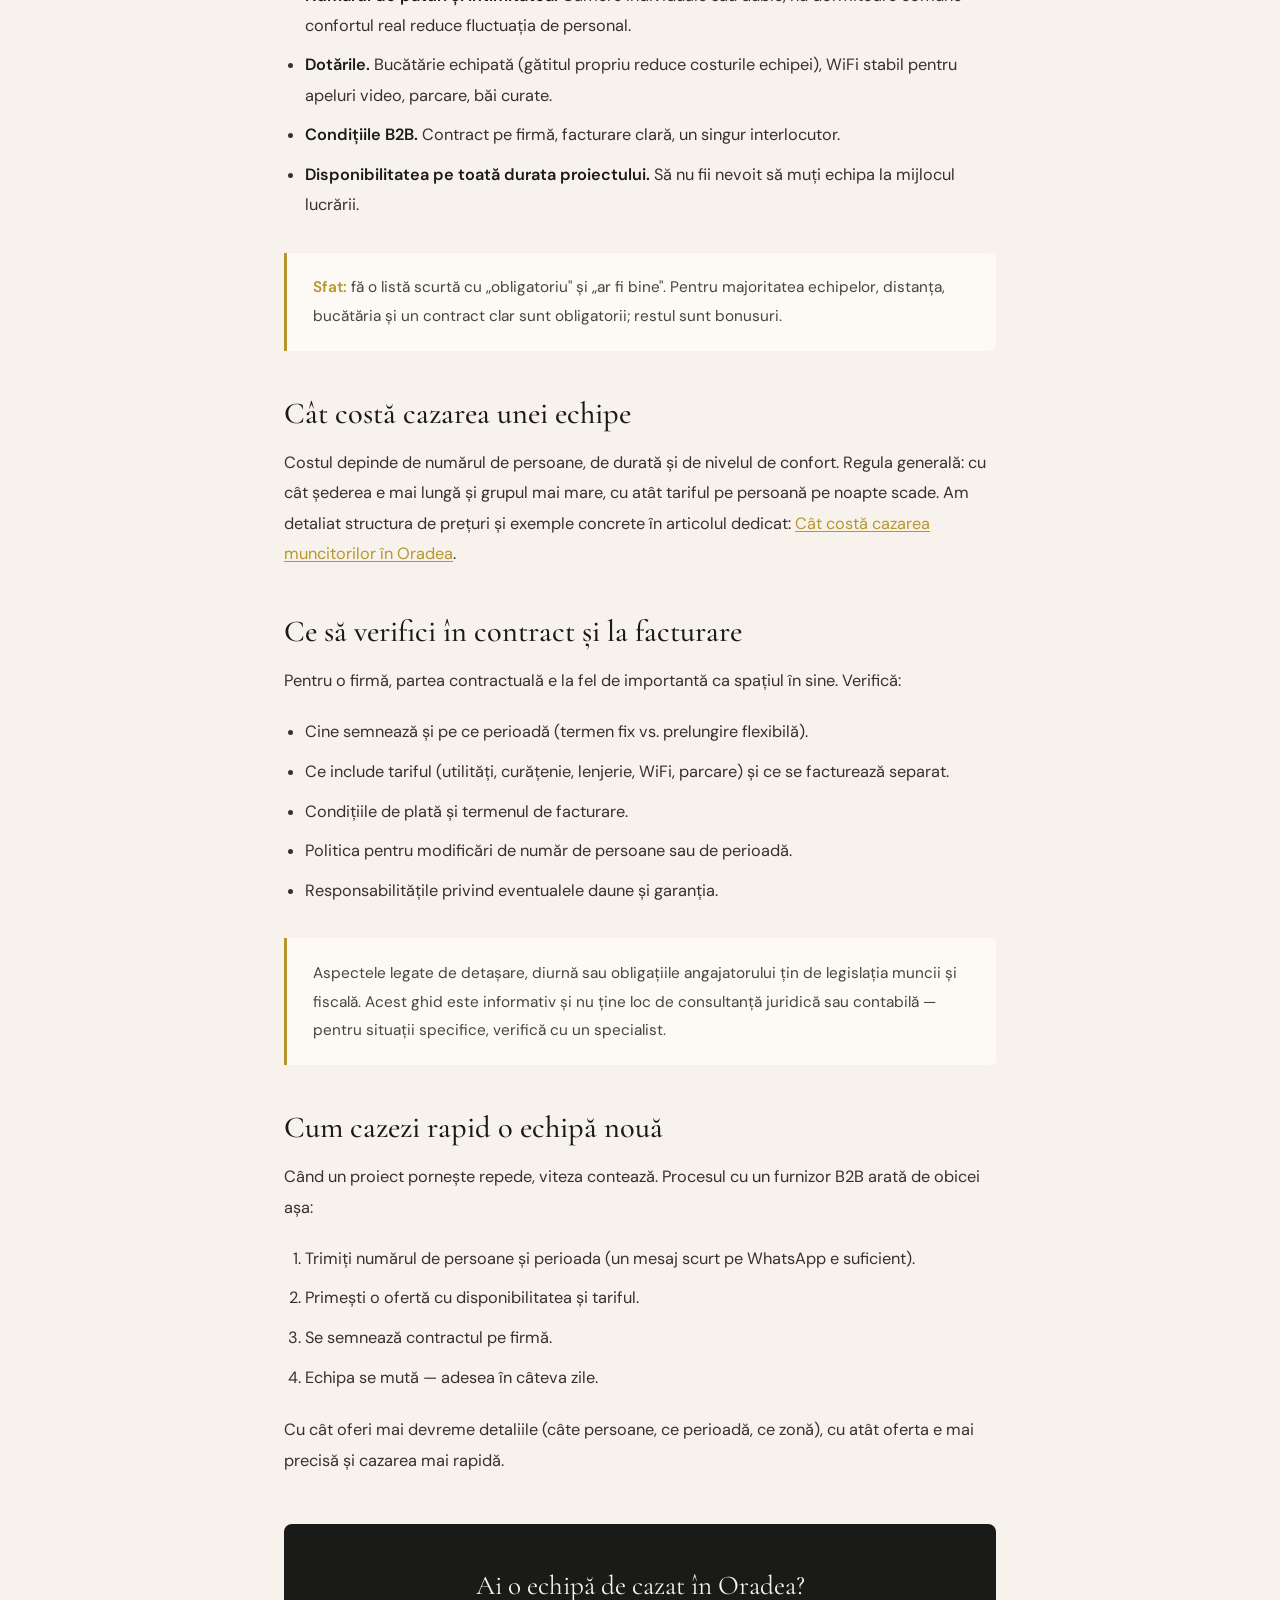
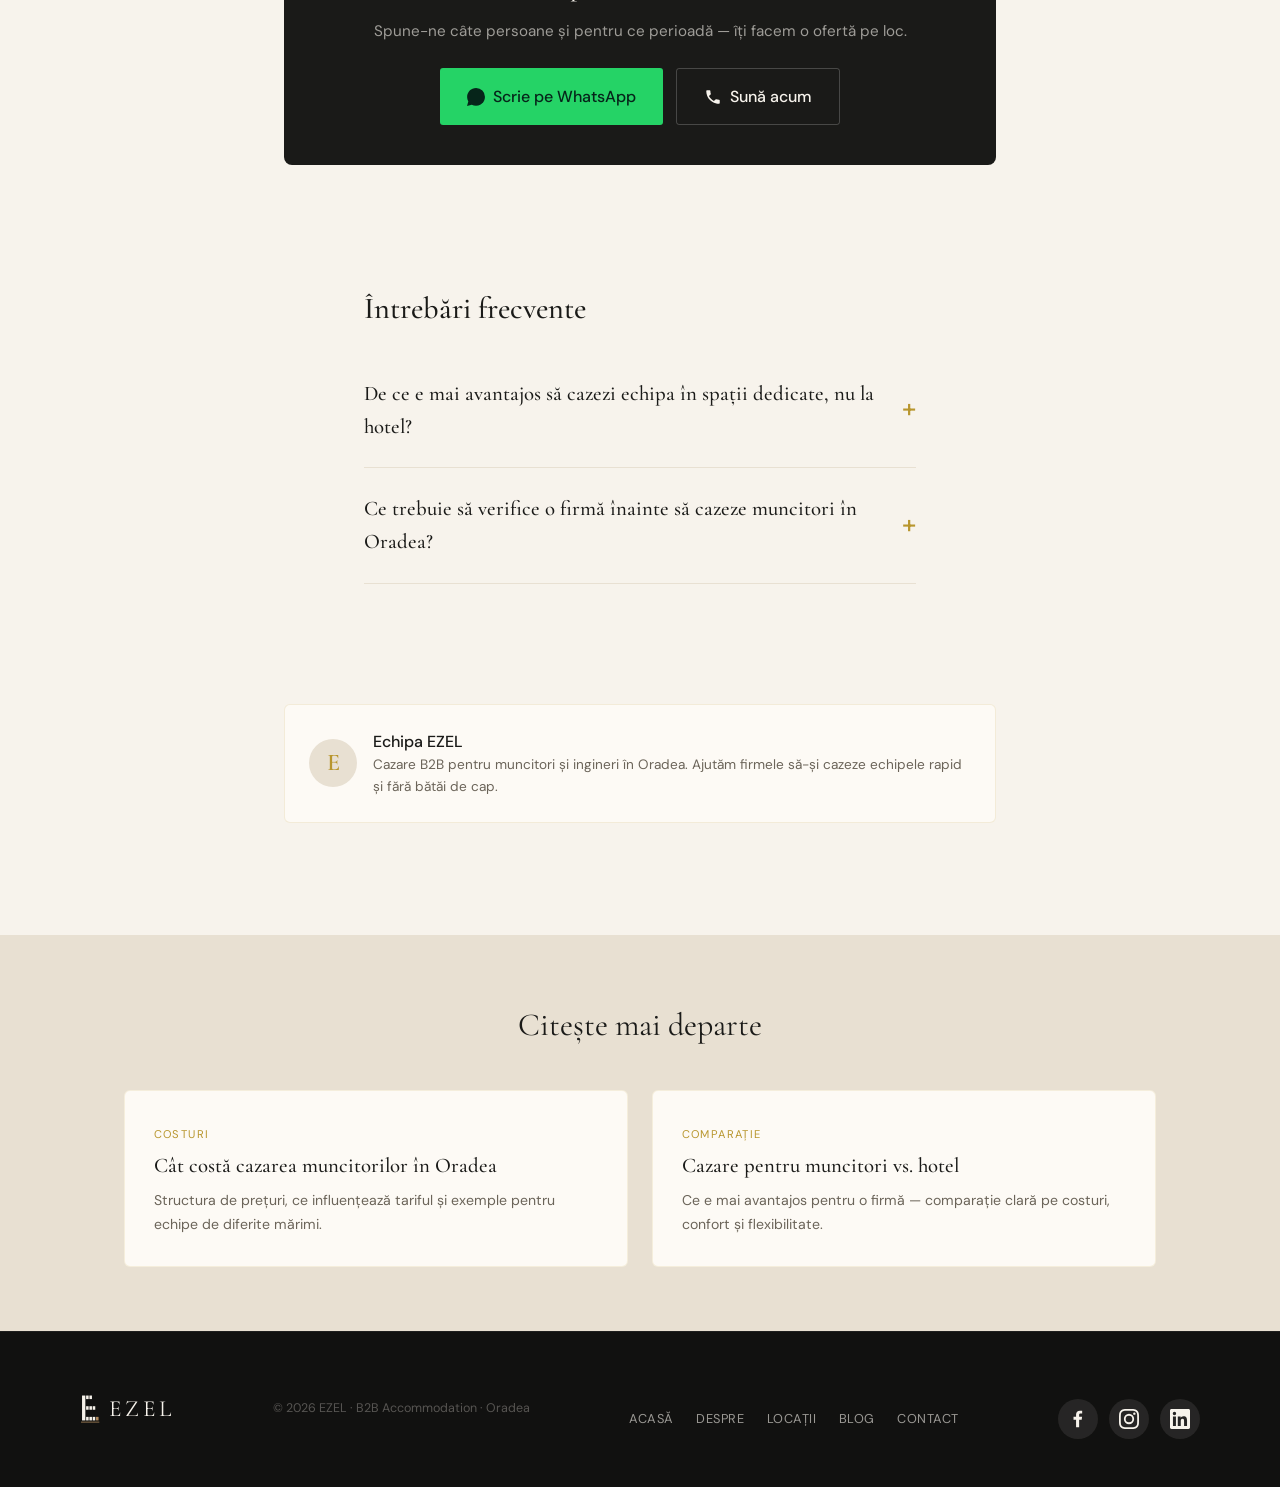
<file: ghid-cazare-muncitori-ingineri-oradea.html>
<!DOCTYPE html>
<html lang="ro">
<head>
  <meta charset="UTF-8" />
  <meta name="viewport" content="width=device-width, initial-scale=1.0" />

  <title>Cazare pentru muncitori și ingineri în Oradea: ghid complet pentru firme (2026) | EZEL</title>
  <meta name="description" content="Ghid complet pentru firme: cum alegi cazarea pentru muncitori și ingineri în Oradea, ce costă, ce să verifici în contract și cum cazezi rapid o echipă. De la EZEL.">
  <meta name="keywords" content="cazare muncitori Oradea, cazare ingineri Oradea, cazare firme Oradea, ghid cazare angajați, cazare echipe Oradea">
  <meta name="robots" content="index,follow">
  <link rel="canonical" href="https://www.ezel.ro/ghid-cazare-muncitori-ingineri-oradea.html">
  <meta property="og:title" content="Cazare pentru muncitori și ingineri în Oradea: ghid complet pentru firme">
  <meta property="og:description" content="Tot ce trebuie să știe o firmă despre cazarea echipelor în Oradea: costuri, contracte, locații și cum cazezi rapid.">
  <meta property="og:type" content="article">
  <meta property="og:url" content="https://www.ezel.ro/ghid-cazare-muncitori-ingineri-oradea.html">
  <meta property="og:locale" content="ro_RO">

  <script type="application/ld+json">
  {
    "@context":"https://schema.org","@type":"Article",
    "headline":"Cazare pentru muncitori și ingineri în Oradea: ghid complet pentru firme",
    "description":"Ghid complet pentru firme despre cazarea echipelor de muncitori și ingineri în Oradea: costuri, contracte, locații și disponibilitate.",
    "inLanguage":"ro-RO",
    "datePublished":"2026-06-04","dateModified":"2026-06-04",
    "author":{"@type":"Organization","name":"EZEL"},
    "publisher":{"@type":"Organization","name":"EZEL","url":"https://www.ezel.ro/"},
    "mainEntityOfPage":"https://www.ezel.ro/ghid-cazare-muncitori-ingineri-oradea.html"
  }
  </script>
  <script type="application/ld+json">
  {
    "@context":"https://schema.org","@type":"BreadcrumbList",
    "itemListElement":[
      {"@type":"ListItem","position":1,"name":"Acasă","item":"https://www.ezel.ro/"},
      {"@type":"ListItem","position":2,"name":"Ghid cazare muncitori și ingineri Oradea","item":"https://www.ezel.ro/ghid-cazare-muncitori-ingineri-oradea.html"}
    ]
  }
  </script>
  <script type="application/ld+json">
  {
    "@context":"https://schema.org","@type":"FAQPage",
    "mainEntity":[
      {"@type":"Question","name":"De ce e mai avantajos pentru o firmă să cazeze echipa în spații dedicate, nu la hotel?","acceptedAnswer":{"@type":"Answer","text":"Spațiile dedicate oferă tarif mai mic pe persoană pe noapte la șederi lungi, bucătărie proprie, contracte și facturare adaptate firmelor, plus stabilitate pentru echipă pe toată durata proiectului."}},
      {"@type":"Question","name":"Ce trebuie să verifice o firmă înainte să cazeze muncitori în Oradea?","acceptedAnswer":{"@type":"Answer","text":"Distanța față de punctul de lucru, numărul de paturi și gradul de intimitate, dotările (bucătărie, WiFi, parcare), condițiile contractuale și de facturare, precum și disponibilitatea pe toată perioada proiectului."}}
    ]
  }
  </script>

  <link rel="preconnect" href="https://fonts.googleapis.com">
  <link href="https://fonts.googleapis.com/css2?family=Cormorant+Garamond:ital,wght@0,300;0,400;0,600;1,300;1,400&family=DM+Sans:wght@300;400;500&display=swap" rel="stylesheet">
  <link rel="icon" type="image/png" sizes="32x32" href="assets/favicon-32.png">
  <link rel="icon" type="image/png" sizes="16x16" href="assets/favicon-16.png">
  <link rel="apple-touch-icon" sizes="180x180" href="assets/favicon-180.png">
  <link rel="stylesheet" href="css/ezel.css?v=30">
  <script src="js/ezel.js?v=30" defer></script>
</head>
<body>

<nav>
  <a class="logo" href="index.html">
    
    <span class="logo-txt"><span class="logo-name">EZEL</span><span class="logo-sub">B2B Accommodation</span></span>
  </a>
  <button class="nav-toggle" aria-label="Deschide meniul" aria-expanded="false" aria-controls="nav-menu">
    <span></span><span></span><span></span>
  </button>
  <ul class="nav-links" id="nav-menu">
    <li><a href="index.html#avantaje">Avantaje</a></li>
    <li><a href="index.html#despre">Despre</a></li>
    <li><a href="index.html#galerie">Galerie</a></li>
    <li><a href="locatii.html">Locații</a></li>
    <li><a href="index.html#recenzii">Recenzii</a></li>
    <li><a href="index.html#faq">Întrebări</a></li>
    <li><a href="index.html#contact">Contact</a></li>
    <li class="nav-links-cta"><a href="https://wa.me/40726925094" target="_blank" rel="noopener">Rezervă acum</a></li>
  </ul>
  <a href="https://wa.me/40726925094" class="nav-cta" target="_blank" rel="noopener">Rezervă acum</a>
</nav>

<main class="article-main">
  <article class="container">
    <nav class="breadcrumb" aria-label="breadcrumb">
      <a href="index.html">Acasă</a><span>/</span>Ghid cazare muncitori și ingineri Oradea
    </nav>

    <p class="article-kicker">Ghid complet · 2026</p>
    <h1 class="article-title">Cazare pentru muncitori și ingineri în Oradea: ghidul complet pentru firme</h1>
    <div class="article-meta">
      <span>De echipa EZEL</span><span class="dot">·</span><span>Actualizat: iunie 2026</span><span class="dot">·</span><span>10 min de citit</span>
    </div>

    <p class="article-lead">Dacă firma ta trimite o echipă la lucru în Oradea, cazarea e una dintre primele probleme de rezolvat — și una dintre cele care pot consuma cel mai mult timp. Acest ghid explică, pas cu pas, cum alegi cazarea potrivită pentru muncitori și ingineri, cât costă, ce să verifici în contract și cum cazezi rapid o echipă întreagă.</p>

    <div class="toc">
      <h2>În acest ghid</h2>
      <ol>
        <li><a href="#optiuni">Ce opțiuni de cazare are o firmă în Oradea</a></li>
        <li><a href="#criterii">Criteriile care contează când alegi</a></li>
        <li><a href="#costuri">Cât costă cazarea unei echipe</a></li>
        <li><a href="#contract">Ce să verifici în contract și la facturare</a></li>
        <li><a href="#rapid">Cum cazezi rapid o echipă nouă</a></li>
        <li><a href="#faq">Întrebări frecvente</a></li>
      </ol>
    </div>

    <div class="prose">
      <h2 id="optiuni">Ce opțiuni de cazare are o firmă în Oradea</h2>
      <p>Pe scurt, o firmă care trebuie să cazeze muncitori sau ingineri în Oradea are trei direcții principale: hoteluri și pensiuni, închiriere de apartamente prin proprietari individuali, sau spații de cazare dedicate companiilor (modelul B2B). Fiecare are sens în situații diferite.</p>
      <p><strong>Hotelurile</strong> sunt simple pentru o noapte-două sau pentru o singură persoană, dar devin scumpe rapid pentru o echipă și nu permit gătitul propriu. <strong>Apartamentele de la proprietari individuali</strong> pot fi ieftine, însă presupun negocieri separate, contracte neclare, facturare problematică pentru firmă și risc de indisponibilitate pe termen lung. <strong>Spațiile dedicate B2B</strong> sunt gândite exact pentru echipe: tarif pe persoană mai mic la șederi lungi, dotări complete, un singur interlocutor și contract pe firmă.</p>
      <p>Comparația detaliată o găsești în articolul <a href="cazare-muncitori-vs-hotel.html">Cazare pentru muncitori vs. hotel: ce e mai avantajos pentru firme</a>.</p>

      <h2 id="criterii">Criteriile care contează când alegi</h2>
      <p>Înainte să compari prețuri, stabilește ce contează pentru echipa ta. Cele mai importante criterii sunt:</p>
      <ul>
        <li><strong>Distanța față de punctul de lucru.</strong> Pentru o echipă care lucrează într-o zonă industrială din Oradea, 15 minute în plus pe drum, de două ori pe zi, înseamnă ore pierdute săptămânal.</li>
        <li><strong>Numărul de paturi și intimitatea.</strong> Camere individuale sau duble, nu dormitoare comune — confortul real reduce fluctuația de personal.</li>
        <li><strong>Dotările.</strong> Bucătărie echipată (gătitul propriu reduce costurile echipei), WiFi stabil pentru apeluri video, parcare, băi curate.</li>
        <li><strong>Condițiile B2B.</strong> Contract pe firmă, facturare clară, un singur interlocutor.</li>
        <li><strong>Disponibilitatea pe toată durata proiectului.</strong> Să nu fii nevoit să muți echipa la mijlocul lucrării.</li>
      </ul>

      <div class="callout"><strong>Sfat:</strong> fă o listă scurtă cu „obligatoriu" și „ar fi bine". Pentru majoritatea echipelor, distanța, bucătăria și un contract clar sunt obligatorii; restul sunt bonusuri.</div>

      <h2 id="costuri">Cât costă cazarea unei echipe</h2>
      <p>Costul depinde de numărul de persoane, de durată și de nivelul de confort. Regula generală: cu cât șederea e mai lungă și grupul mai mare, cu atât tariful pe persoană pe noapte scade. Am detaliat structura de prețuri și exemple concrete în articolul dedicat: <a href="cat-costa-cazarea-muncitori-oradea.html">Cât costă cazarea muncitorilor în Oradea</a>.</p>

      <h2 id="contract">Ce să verifici în contract și la facturare</h2>
      <p>Pentru o firmă, partea contractuală e la fel de importantă ca spațiul în sine. Verifică:</p>
      <ul>
        <li>Cine semnează și pe ce perioadă (termen fix vs. prelungire flexibilă).</li>
        <li>Ce include tariful (utilități, curățenie, lenjerie, WiFi, parcare) și ce se facturează separat.</li>
        <li>Condițiile de plată și termenul de facturare.</li>
        <li>Politica pentru modificări de număr de persoane sau de perioadă.</li>
        <li>Responsabilitățile privind eventualele daune și garanția.</li>
      </ul>
      <div class="callout">Aspectele legate de detașare, diurnă sau obligațiile angajatorului țin de legislația muncii și fiscală. Acest ghid este informativ și nu ține loc de consultanță juridică sau contabilă — pentru situații specifice, verifică cu un specialist.</div>

      <h2 id="rapid">Cum cazezi rapid o echipă nouă</h2>
      <p>Când un proiect pornește repede, viteza contează. Procesul cu un furnizor B2B arată de obicei așa:</p>
      <ol>
        <li>Trimiți numărul de persoane și perioada (un mesaj scurt pe WhatsApp e suficient).</li>
        <li>Primești o ofertă cu disponibilitatea și tariful.</li>
        <li>Se semnează contractul pe firmă.</li>
        <li>Echipa se mută — adesea în câteva zile.</li>
      </ol>
      <p>Cu cât oferi mai devreme detaliile (câte persoane, ce perioadă, ce zonă), cu atât oferta e mai precisă și cazarea mai rapidă.</p>
    </div>

    <div class="cta-box">
      <h3>Ai o echipă de cazat în Oradea?</h3>
      <p>Spune-ne câte persoane și pentru ce perioadă — îți facem o ofertă pe loc.</p>
      <div class="cta-row">
        <a class="btn-wa" href="https://wa.me/40726925094?text=Bun%C4%83%20ziua%2C%20doresc%20o%20ofert%C4%83%20de%20cazare%20pentru%20echipa%20noastr%C4%83." target="_blank" rel="noopener">
          <svg viewBox="0 0 24 24" fill="currentColor"><path d="M12.05 0C5.5 0 .16 5.335.157 11.892c0 2.096.547 4.142 1.588 5.945L.057 24l6.305-1.654a11.88 11.88 0 005.683 1.448h.005c6.554 0 11.89-5.335 11.893-11.893A11.82 11.82 0 0012.05 0z"/></svg>
          Scrie pe WhatsApp
        </a>
        <a class="btn-tel" href="tel:+40726925094">
          <svg viewBox="0 0 24 24" fill="currentColor"><path d="M6.6 10.8c1.4 2.8 3.8 5.1 6.6 6.6l2.2-2.2c.3-.3.7-.4 1-.2 1.1.4 2.3.6 3.6.6.6 0 1 .4 1 1V20c0 .6-.4 1-1 1C10.5 21 3 13.5 3 4c0-.6.4-1 1-1h3.5c.6 0 1 .4 1 1 0 1.3.2 2.5.6 3.6.1.4 0 .8-.3 1l-2.2 2.2z"/></svg>
          Sună acum
        </a>
      </div>
    </div>

    <section class="article-faq" id="faq">
      <h2>Întrebări frecvente</h2>
      <details class="faq-item"><summary>De ce e mai avantajos să cazezi echipa în spații dedicate, nu la hotel?</summary><div class="faq-answer">La șederi lungi, spațiile dedicate oferă tarif mai mic pe persoană, bucătărie proprie, contract și facturare pe firmă și stabilitate pentru echipă pe toată durata proiectului.</div></details>
      <details class="faq-item"><summary>Ce trebuie să verifice o firmă înainte să cazeze muncitori în Oradea?</summary><div class="faq-answer">Distanța față de punctul de lucru, numărul de paturi și intimitatea, dotările (bucătărie, WiFi, parcare), condițiile de contract și facturare, plus disponibilitatea pe toată perioada.</div></details>
    </section>

    <div class="author-box">
      <div class="av">E</div>
      <div><div class="name">Echipa EZEL</div><div class="bio">Cazare B2B pentru muncitori și ingineri în Oradea. Ajutăm firmele să-și cazeze echipele rapid și fără bătăi de cap.</div></div>
    </div>
  </article>
</main>

<section class="related">
  <h2>Citește mai departe</h2>
  <div class="related-grid">
    <a class="related-card" href="cat-costa-cazarea-muncitori-oradea.html"><span class="tag">Costuri</span><h3>Cât costă cazarea muncitorilor în Oradea</h3><p>Structura de prețuri, ce influențează tariful și exemple pentru echipe de diferite mărimi.</p></a>
    <a class="related-card" href="cazare-muncitori-vs-hotel.html"><span class="tag">Comparație</span><h3>Cazare pentru muncitori vs. hotel</h3><p>Ce e mai avantajos pentru o firmă — comparație clară pe costuri, confort și flexibilitate.</p></a>
  </div>
</section>

<footer>
  <div class="footer-logo"><svg class="footer-mark" viewBox="12 4 78 118" aria-hidden="true"><g fill="#f6f2ea"><rect x="20" y="10" width="13" height="98"/><rect x="36" y="10" width="10" height="14"/><rect x="49" y="10" width="10" height="14"/><rect x="36" y="52" width="10" height="14"/><rect x="49" y="52" width="10" height="14"/><rect x="62" y="52" width="10" height="14"/><rect x="36" y="94" width="10" height="14"/><rect x="49" y="94" width="10" height="14"/><rect x="62" y="94" width="10" height="14"/></g><rect x="75" y="94" width="10" height="14" fill="#b08a5e"/><rect x="16" y="113" width="72" height="3" fill="#b08a5e"/></svg> EZEL</div>
  <p class="footer-text">© 2026 EZEL · B2B Accommodation · Oradea</p>
  <nav class="footer-nav" aria-label="Subsol">
    <a href="index.html">Acasă</a>
    <a href="despre.html">Despre</a>
    <a href="locatii.html">Locații</a>
    <a href="blog.html">Blog</a>
    <a href="index.html#contact">Contact</a>
  </nav>
  <div class="footer-social">
    <a href="https://www.facebook.com/profile.php?id=61590816023923" target="_blank" rel="noopener" aria-label="Facebook EZEL" title="Facebook EZEL"><svg viewBox="0 0 24 24" width="20" height="20" aria-hidden="true"><path d="M15.12 5.32H17V2.14A26.11 26.11 0 0 0 14.26 2c-2.72 0-4.58 1.66-4.58 4.7v2.6H6.61v3.56h3.07V22h3.68v-9.14h3.06l.46-3.56h-3.52V7.05c0-1.03.28-1.73 1.76-1.73z"/></svg></a>
    <a href="https://www.instagram.com/ezeloradea" target="_blank" rel="noopener" aria-label="Instagram EZEL" title="Instagram EZEL"><svg viewBox="0 0 24 24" width="20" height="20" aria-hidden="true"><path d="M12 2.16c3.2 0 3.58.01 4.85.07 1.17.05 1.8.25 2.23.41.56.22.96.48 1.38.9.42.42.68.82.9 1.38.16.43.36 1.06.41 2.23.06 1.27.07 1.65.07 4.85s-.01 3.58-.07 4.85c-.05 1.17-.25 1.8-.41 2.23-.22.56-.48.96-.9 1.38-.42.42-.82.68-1.38.9-.43.16-1.06.36-2.23.41-1.27.06-1.65.07-4.85.07s-3.58-.01-4.85-.07c-1.17-.05-1.8-.25-2.23-.41a3.7 3.7 0 0 1-1.38-.9 3.7 3.7 0 0 1-.9-1.38c-.16-.43-.36-1.06-.41-2.23-.06-1.27-.07-1.65-.07-4.85s.01-3.58.07-4.85c.05-1.17.25-1.8.41-2.23.22-.56.48-.96.9-1.38.42-.42.82-.68 1.38-.9.43-.16 1.06-.36 2.23-.41C8.42 2.17 8.8 2.16 12 2.16M12 0C8.74 0 8.33.01 7.05.07c-1.28.06-2.15.26-2.91.56-.79.31-1.46.72-2.13 1.38C1.35 2.68.94 3.35.63 4.14c-.3.76-.5 1.63-.56 2.91C.01 8.33 0 8.74 0 12s.01 3.67.07 4.95c.06 1.28.26 2.15.56 2.91.31.79.72 1.46 1.38 2.13.67.66 1.34 1.07 2.13 1.38.76.3 1.63.5 2.91.56C8.33 23.99 8.74 24 12 24s3.67-.01 4.95-.07c1.28-.06 2.15-.26 2.91-.56a5.9 5.9 0 0 0 2.13-1.38 5.9 5.9 0 0 0 1.38-2.13c.3-.76.5-1.63.56-2.91.06-1.28.07-1.69.07-4.95s-.01-3.67-.07-4.95c-.06-1.28-.26-2.15-.56-2.91a5.9 5.9 0 0 0-1.38-2.13A5.9 5.9 0 0 0 19.86.63c-.76-.3-1.63-.5-2.91-.56C15.67.01 15.26 0 12 0zM12 5.84A6.16 6.16 0 1 0 12 18.16 6.16 6.16 0 0 0 12 5.84M12 16a4 4 0 1 1 0-8 4 4 0 0 1 0 8M18.41 4.15a1.44 1.44 0 1 0 0 2.88 1.44 1.44 0 0 0 0-2.88z"/></svg></a>
    <a href="https://www.linkedin.com/company/ezelro" target="_blank" rel="noopener" aria-label="LinkedIn EZEL" title="LinkedIn EZEL"><svg viewBox="0 0 24 24" width="20" height="20" aria-hidden="true"><path d="M20.45 20.45h-3.56v-5.57c0-1.33-.02-3.04-1.85-3.04-1.85 0-2.13 1.45-2.13 2.94v5.67H9.35V9h3.41v1.56h.05c.48-.9 1.63-1.85 3.37-1.85 3.6 0 4.27 2.37 4.27 5.45v6.29zM5.34 7.43a2.06 2.06 0 0 1-2.06-2.07 2.06 2.06 0 1 1 2.06 2.07zM7.12 20.45H3.55V9h3.57v11.45zM22.22 0H1.77C.79 0 0 .77 0 1.73v20.54C0 23.22.79 24 1.77 24h20.45c.98 0 1.78-.78 1.78-1.73V1.73C24 .77 23.2 0 22.22 0z"/></svg></a>
  </div>
</footer>

<a href="tel:+40726925094" class="float-call" title="Sună-ne"><svg viewBox="0 0 24 24"><path d="M6.6 10.8c1.4 2.8 3.8 5.1 6.6 6.6l2.2-2.2c.3-.3.7-.4 1-.2 1.1.4 2.3.6 3.6.6.6 0 1 .4 1 1V20c0 .6-.4 1-1 1C10.5 21 3 13.5 3 4c0-.6.4-1 1-1h3.5c.6 0 1 .4 1 1 0 1.3.2 2.5.6 3.6.1.4 0 .8-.3 1l-2.2 2.2z"/></svg></a>
<a href="https://wa.me/40726925094" class="float-wa" target="_blank" rel="noopener" title="Scrie-ne pe WhatsApp">
  <svg viewBox="0 0 24 24"><path d="M17.472 14.382c-.297-.149-1.758-.867-2.03-.967-.273-.099-.471-.148-.67.15-.197.297-.767.966-.94 1.164-.173.199-.347.223-.644.075-.297-.15-1.255-.463-2.39-1.475-.883-.788-1.48-1.761-1.653-2.059-.173-.297-.018-.458.13-.606.134-.133.298-.347.446-.52.149-.174.198-.298.298-.497.099-.198.05-.371-.025-.52-.075-.149-.669-1.612-.916-2.207-.242-.579-.487-.5-.669-.51-.173-.008-.371-.01-.57-.01-.198 0-.52.074-.792.372-.272.297-1.04 1.016-1.04 2.479 0 1.462 1.065 2.875 1.213 3.074.149.198 2.096 3.2 5.077 4.487.709.306 1.262.489 1.694.625.712.227 1.36.195 1.871.118.571-.085 1.758-.719 2.006-1.413.248-.694.248-1.289.173-1.413-.074-.124-.272-.198-.57-.347m-5.421 7.403h-.004a9.87 9.87 0 01-5.031-1.378l-.361-.214-3.741.982.998-3.648-.235-.374a9.86 9.86 0 01-1.51-5.26c.001-5.45 4.436-9.884 9.888-9.884 2.64 0 5.122 1.03 6.988 2.898a9.825 9.825 0 012.893 6.994c-.003 5.45-4.437 9.884-9.885 9.884m8.413-18.297A11.815 11.815 0 0012.05 0C5.495 0 .16 5.335.157 11.892c0 2.096.547 4.142 1.588 5.945L.057 24l6.305-1.654a11.882 11.882 0 005.683 1.448h.005c6.554 0 11.89-5.335 11.893-11.893a11.821 11.821 0 00-3.48-8.413z"/></svg>
</a>

</body>
</html>
</file>
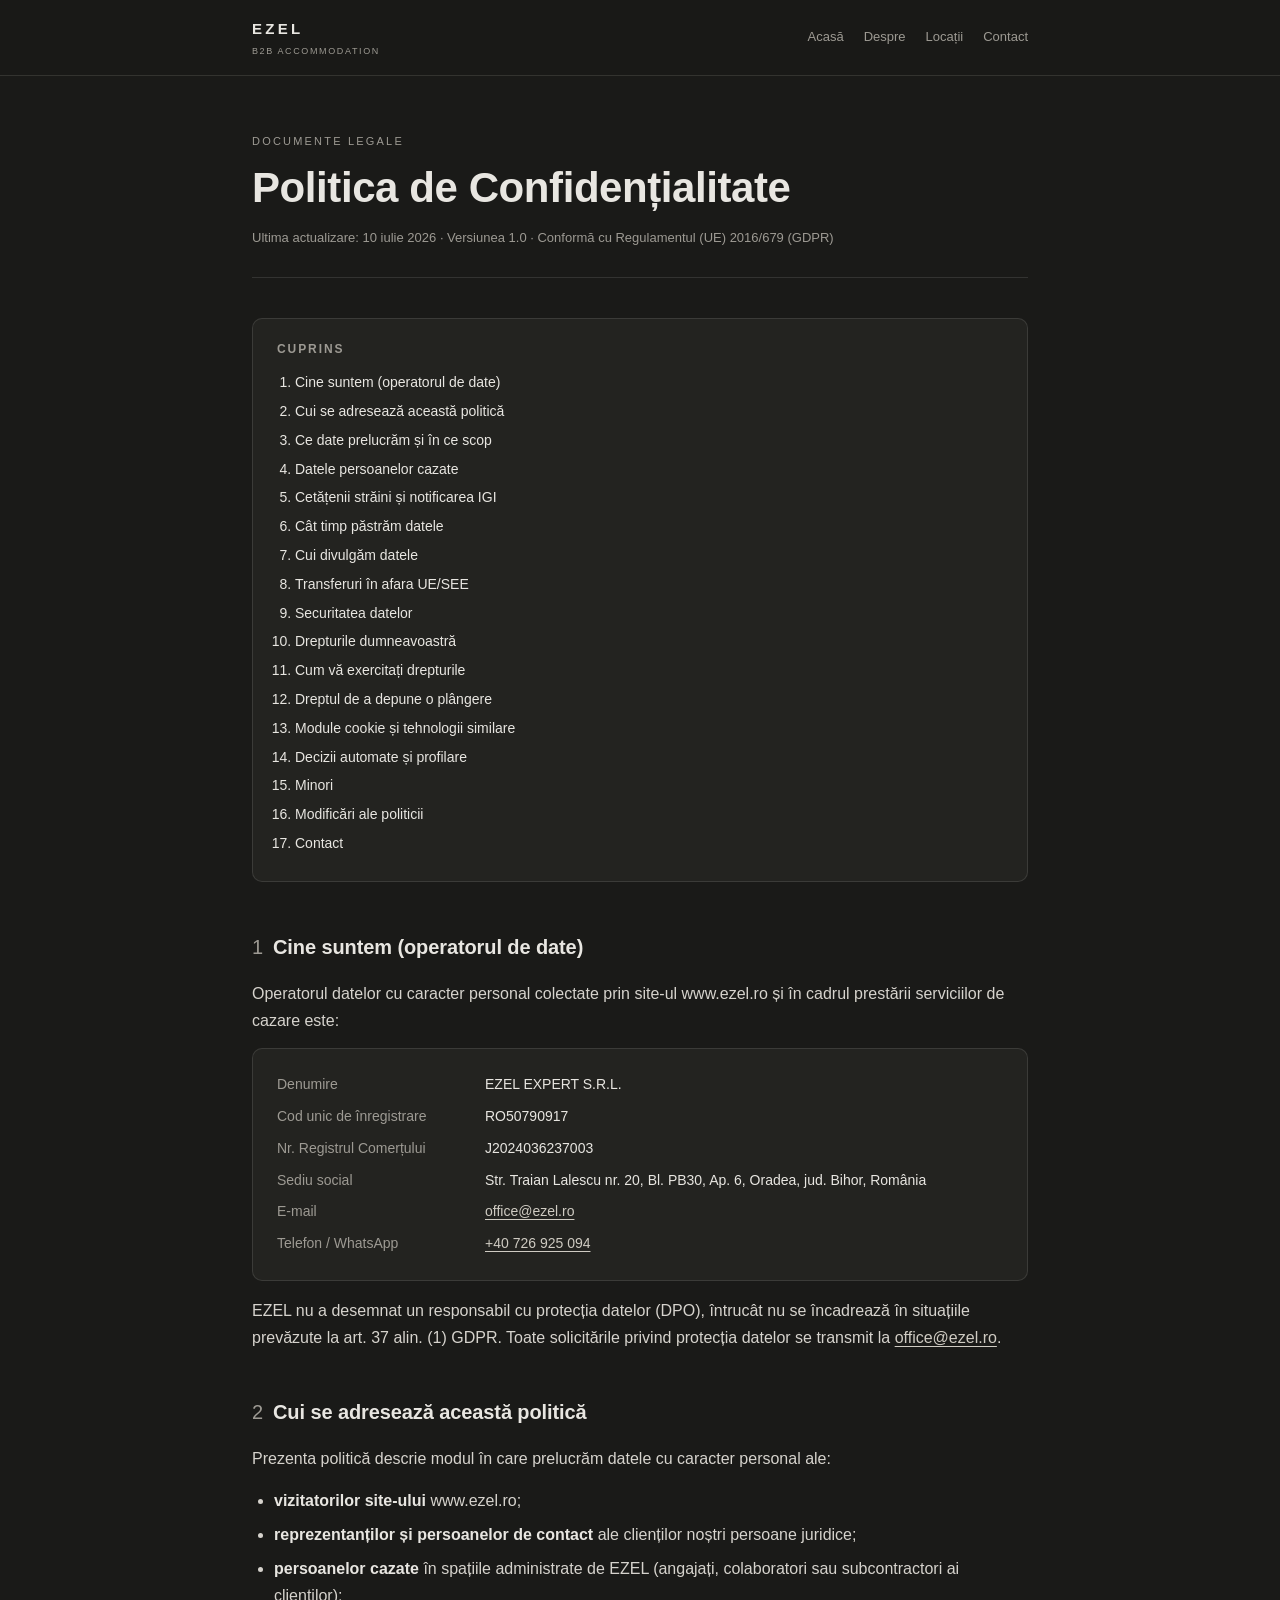
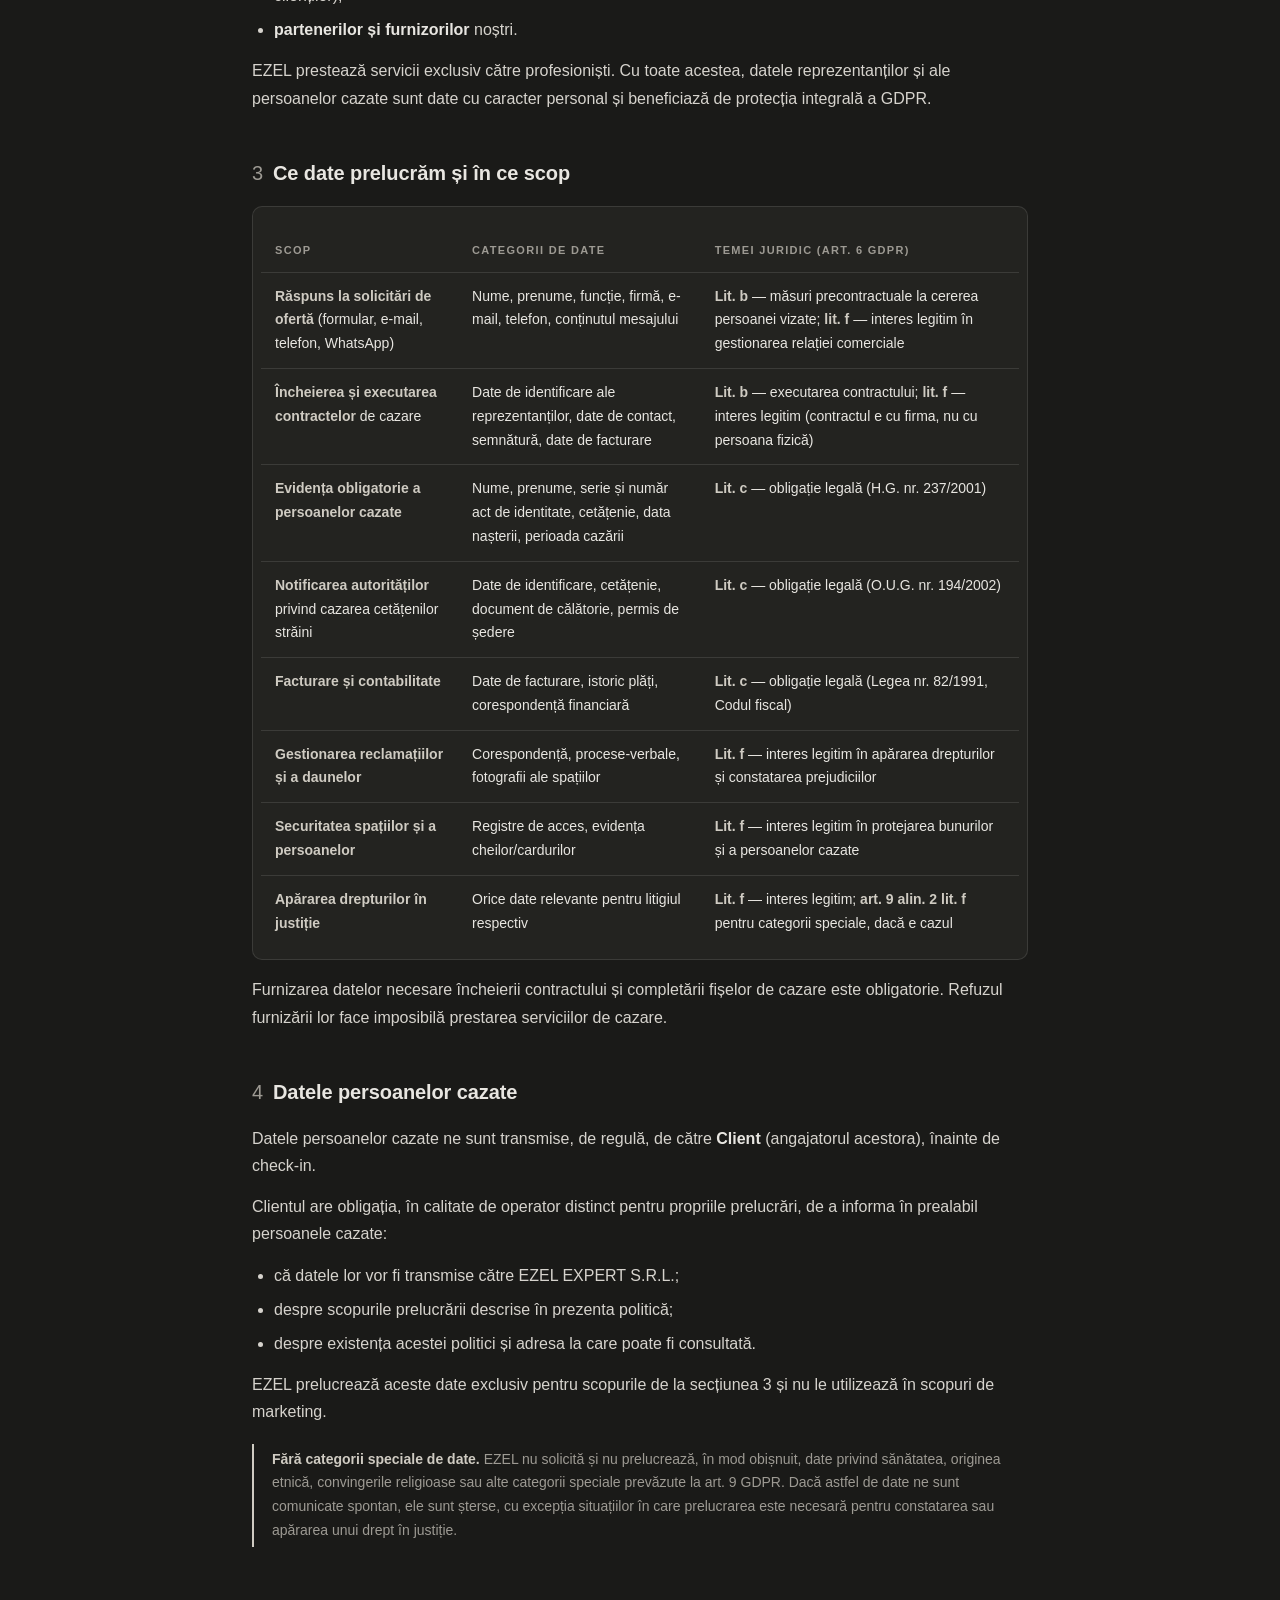
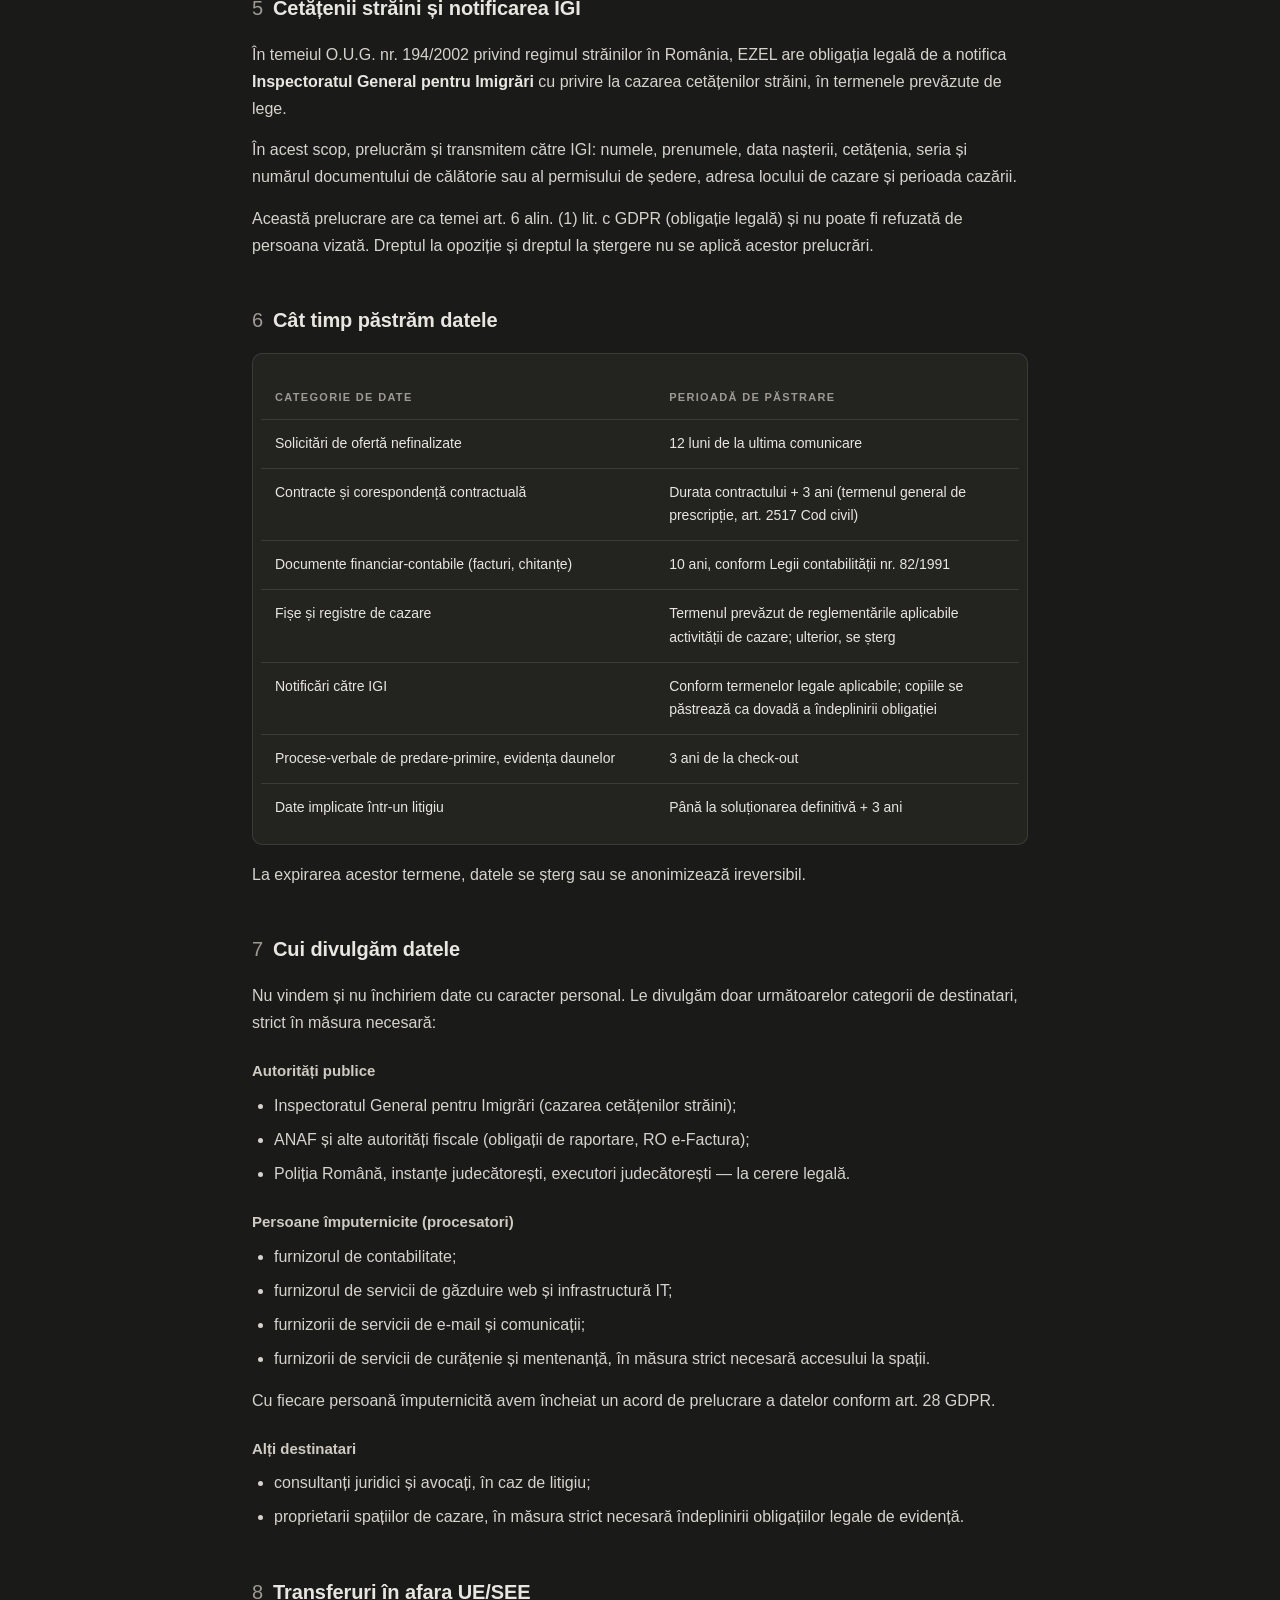
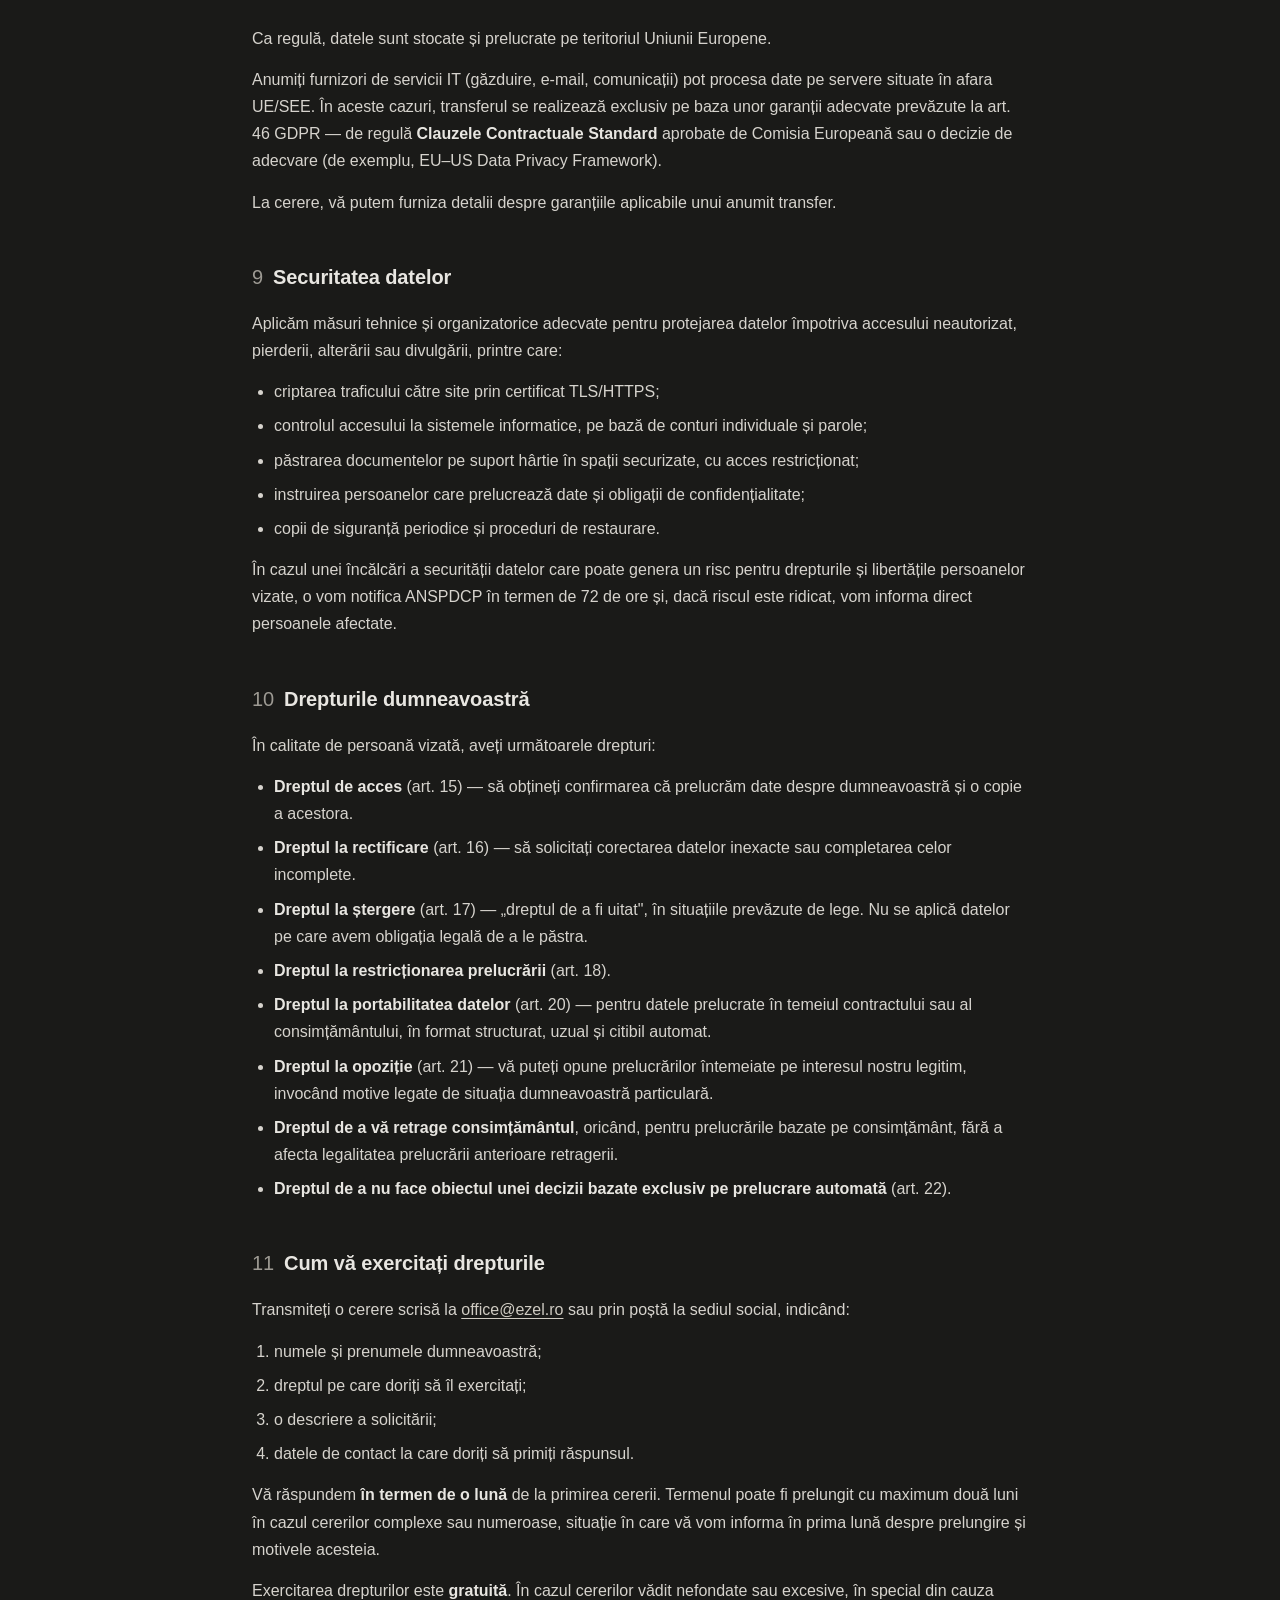
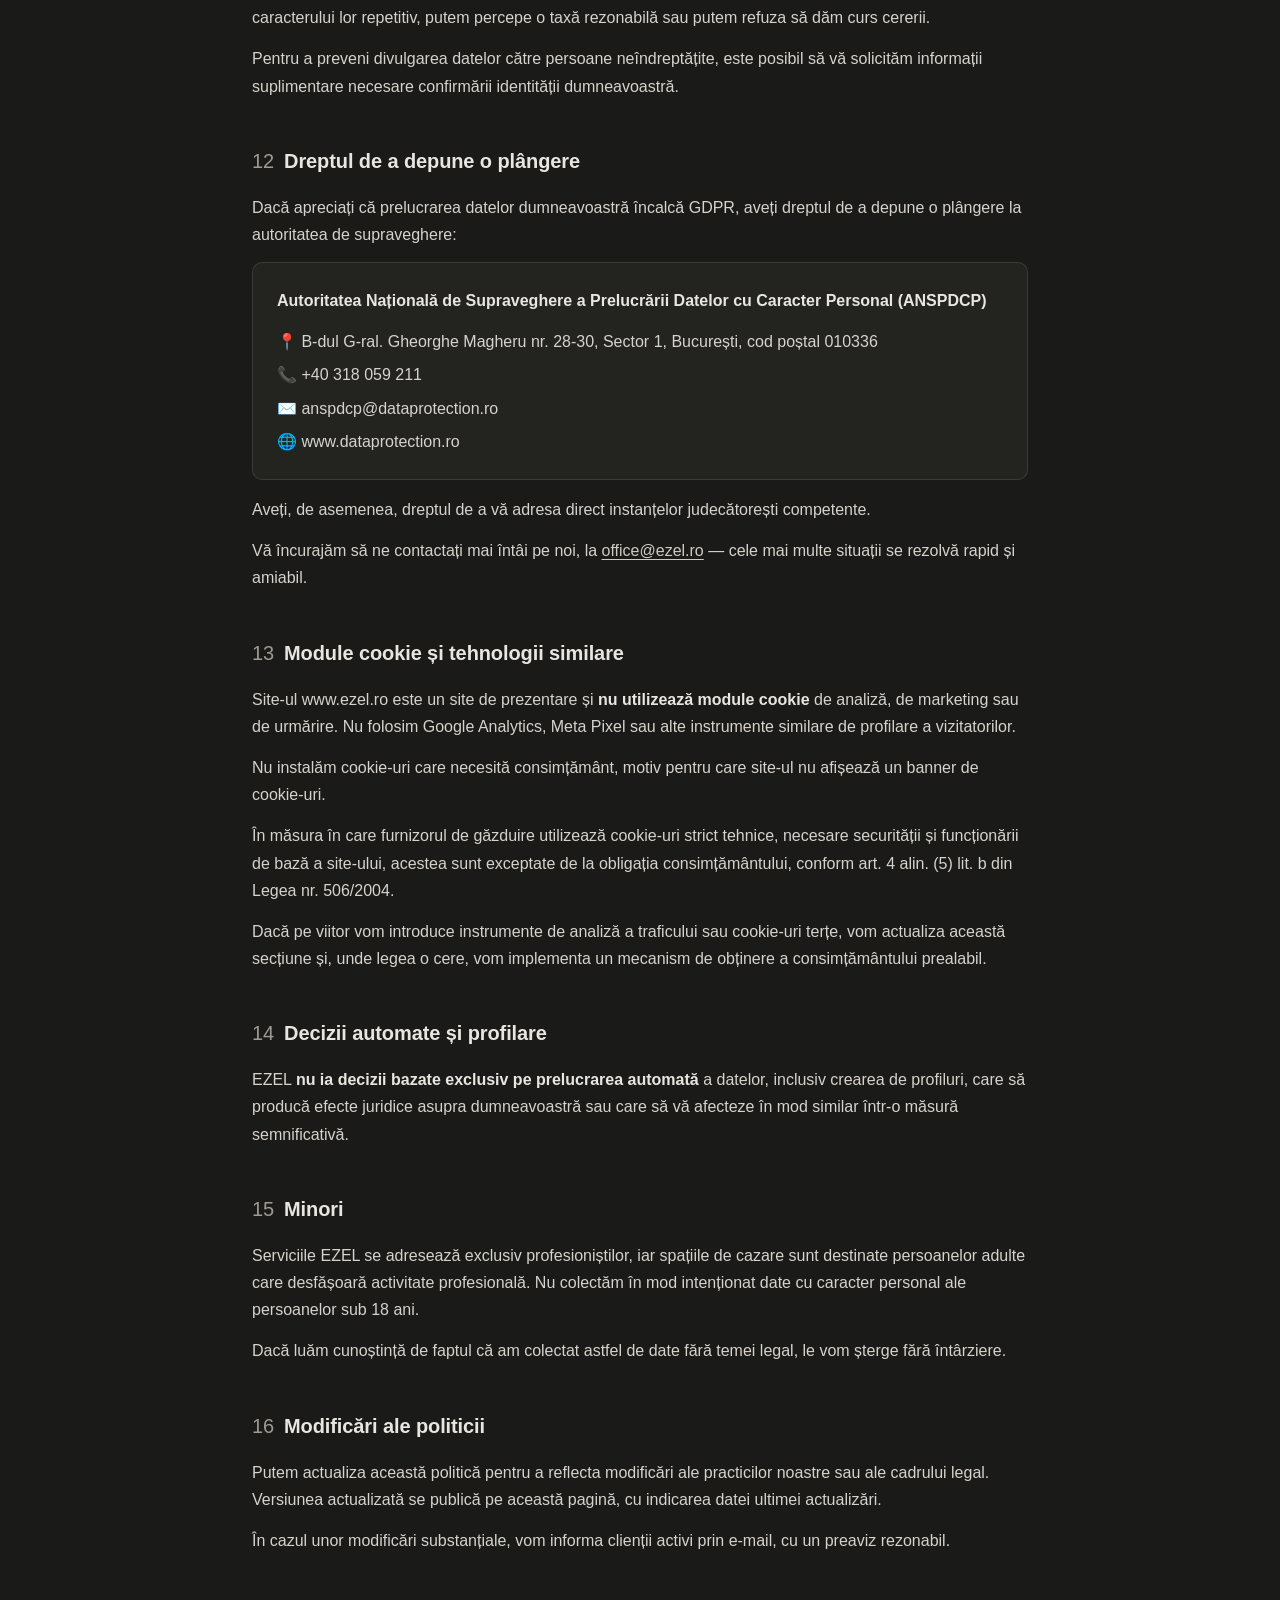
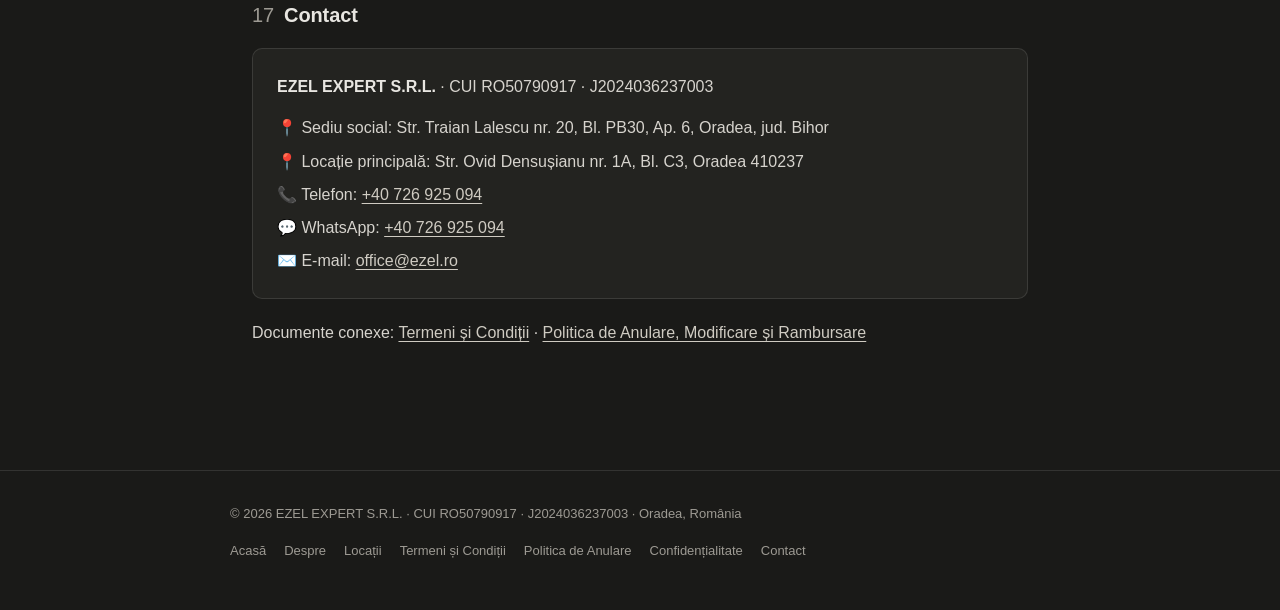
<file: politica-confidentialitate.html>
<!DOCTYPE html>
<html lang="ro">
<head>
<meta charset="UTF-8">
<meta name="viewport" content="width=device-width, initial-scale=1.0">
<title>Politica de Confidențialitate | EZEL — Cazare B2B Oradea</title>
<meta name="description" content="Cum prelucrează EZEL EXPERT S.R.L. datele cu caracter personal: temeiuri juridice, categorii de date, perioade de stocare, destinatari și drepturile persoanelor vizate conform GDPR.">
<meta name="robots" content="index,follow">
<link rel="canonical" href="https://www.ezel.ro/politica-confidentialitate.html">
<meta name="theme-color" content="#1a1a18">
<style>
  :root{
    --grafit:#2B2D31;--beton:#CFCBC2;--bg:#1a1a18;--bg-soft:#232320;
    --text:#e8e6e1;--muted:#9d9a93;--line:rgba(207,203,194,.14);--max:820px;
  }
  *{box-sizing:border-box;margin:0;padding:0}
  html{scroll-behavior:smooth}
  body{background:var(--bg);color:var(--text);
    font-family:-apple-system,BlinkMacSystemFont,"Segoe UI",Inter,Roboto,Helvetica,Arial,sans-serif;
    line-height:1.7;-webkit-font-smoothing:antialiased}
  a{color:var(--beton);text-decoration:underline;text-underline-offset:3px}
  a:hover{color:#fff}

  header.nav{position:sticky;top:0;z-index:20;background:rgba(26,26,24,.86);
    backdrop-filter:blur(10px);border-bottom:1px solid var(--line)}
  .nav-in{max-width:var(--max);margin:0 auto;padding:16px 22px;display:flex;align-items:center;justify-content:space-between;gap:16px}
  .brand{font-weight:700;letter-spacing:.22em;font-size:15px;text-decoration:none;color:var(--text)}
  .brand span{display:block;font-size:9px;letter-spacing:.18em;color:var(--muted);font-weight:500;margin-top:2px}
  .nav-links{display:flex;gap:20px;font-size:13px}
  .nav-links a{color:var(--muted);text-decoration:none}
  .nav-links a:hover{color:var(--text)}
  @media(max-width:640px){.nav-links{display:none}}

  main{max-width:var(--max);margin:0 auto;padding:56px 22px 80px}
  .eyebrow{font-size:11px;letter-spacing:.2em;text-transform:uppercase;color:var(--muted);margin-bottom:14px}
  h1{font-size:clamp(28px,5vw,42px);line-height:1.15;font-weight:600;letter-spacing:-.01em;margin-bottom:14px}
  .updated{color:var(--muted);font-size:13px;margin-bottom:40px;padding-bottom:28px;border-bottom:1px solid var(--line)}

  .toc{background:var(--bg-soft);border:1px solid var(--line);border-radius:10px;padding:20px 24px;margin-bottom:48px}
  .toc h2{font-size:12px;letter-spacing:.16em;text-transform:uppercase;color:var(--muted);font-weight:600;margin-bottom:12px}
  .toc ol{margin-left:18px;font-size:14px}
  .toc li{margin-bottom:5px}
  .toc a{color:var(--text);text-decoration:none}
  .toc a:hover{color:var(--beton);text-decoration:underline}

  section{margin-bottom:44px;scroll-margin-top:90px}
  h2.sec{font-size:20px;font-weight:600;margin-bottom:16px;letter-spacing:-.005em}
  h2.sec .num{color:var(--muted);font-weight:400;margin-right:10px}
  h3{font-size:15px;font-weight:600;margin:22px 0 8px;color:var(--beton)}
  p{margin-bottom:14px;color:#d6d3cd}
  ul,ol.body{margin:0 0 14px 22px;color:#d6d3cd}
  li{margin-bottom:7px}
  strong{color:var(--text);font-weight:600}

  .card{background:var(--bg-soft);border:1px solid var(--line);border-radius:10px;padding:24px}
  .card p:last-child{margin-bottom:0}
  .kv{display:grid;grid-template-columns:190px 1fr;gap:8px 18px;font-size:14px}
  .kv dt{color:var(--muted)}
  .kv dd{color:var(--text)}
  @media(max-width:560px){.kv{grid-template-columns:1fr;gap:2px 0}.kv dd{margin-bottom:12px}}

  table{width:100%;border-collapse:collapse;margin:18px 0 8px;font-size:14px}
  th,td{text-align:left;padding:12px 14px;border-bottom:1px solid var(--line);vertical-align:top}
  thead th{font-size:11px;letter-spacing:.12em;text-transform:uppercase;color:var(--muted);font-weight:600}
  tbody tr:last-child td{border-bottom:none}
  td strong{color:var(--beton)}
  .tbl-wrap{overflow-x:auto;background:var(--bg-soft);border:1px solid var(--line);border-radius:10px;padding:4px 8px;margin-bottom:16px}

  .note{border-left:2px solid var(--beton);padding:4px 0 4px 18px;margin:18px 0;color:var(--muted);font-size:14px}
  .note strong{color:var(--beton)}

  footer{border-top:1px solid var(--line);padding:32px 22px 48px}
  .foot-in{max-width:var(--max);margin:0 auto;font-size:13px;color:var(--muted)}
  .foot-links{display:flex;flex-wrap:wrap;gap:18px;margin-top:14px}
  .foot-links a{color:var(--muted);text-decoration:none}
  .foot-links a:hover{color:var(--text)}
</style>
</head>
<body>

<header class="nav">
  <div class="nav-in">
    <a class="brand" href="/index.html">EZEL<span>B2B ACCOMMODATION</span></a>
    <nav class="nav-links">
      <a href="/index.html">Acasă</a>
      <a href="/despre.html">Despre</a>
      <a href="/locatii.html">Locații</a>
      <a href="/index.html#contact">Contact</a>
    </nav>
  </div>
</header>

<main>
  <div class="eyebrow">Documente legale</div>
  <h1>Politica de Confidențialitate</h1>
  <p class="updated">Ultima actualizare: 10 iulie 2026 · Versiunea 1.0 · Conformă cu Regulamentul (UE) 2016/679 (GDPR)</p>

  <nav class="toc" aria-label="Cuprins">
    <h2>Cuprins</h2>
    <ol>
      <li><a href="#s1">Cine suntem (operatorul de date)</a></li>
      <li><a href="#s2">Cui se adresează această politică</a></li>
      <li><a href="#s3">Ce date prelucrăm și în ce scop</a></li>
      <li><a href="#s4">Datele persoanelor cazate</a></li>
      <li><a href="#s5">Cetățenii străini și notificarea IGI</a></li>
      <li><a href="#s6">Cât timp păstrăm datele</a></li>
      <li><a href="#s7">Cui divulgăm datele</a></li>
      <li><a href="#s8">Transferuri în afara UE/SEE</a></li>
      <li><a href="#s9">Securitatea datelor</a></li>
      <li><a href="#s10">Drepturile dumneavoastră</a></li>
      <li><a href="#s11">Cum vă exercitați drepturile</a></li>
      <li><a href="#s12">Dreptul de a depune o plângere</a></li>
      <li><a href="#s13">Module cookie și tehnologii similare</a></li>
      <li><a href="#s14">Decizii automate și profilare</a></li>
      <li><a href="#s15">Minori</a></li>
      <li><a href="#s16">Modificări ale politicii</a></li>
      <li><a href="#s17">Contact</a></li>
    </ol>
  </nav>

  <section id="s1">
    <h2 class="sec"><span class="num">1</span>Cine suntem (operatorul de date)</h2>
    <p>Operatorul datelor cu caracter personal colectate prin site-ul www.ezel.ro și în cadrul prestării serviciilor de cazare este:</p>
    <div class="card">
      <dl class="kv">
        <dt>Denumire</dt><dd>EZEL EXPERT S.R.L.</dd>
        <dt>Cod unic de înregistrare</dt><dd>RO50790917</dd>
        <dt>Nr. Registrul Comerțului</dt><dd>J2024036237003</dd>
        <dt>Sediu social</dt><dd>Str. Traian Lalescu nr. 20, Bl. PB30, Ap. 6, Oradea, jud. Bihor, România</dd>
        <dt>E-mail</dt><dd><a href="mailto:office@ezel.ro">office@ezel.ro</a></dd>
        <dt>Telefon / WhatsApp</dt><dd><a href="tel:+40726925094">+40 726 925 094</a></dd>
      </dl>
    </div>
    <p style="margin-top:16px">EZEL nu a desemnat un responsabil cu protecția datelor (DPO), întrucât nu se încadrează în situațiile prevăzute la art. 37 alin. (1) GDPR. Toate solicitările privind protecția datelor se transmit la <a href="mailto:office@ezel.ro">office@ezel.ro</a>.</p>
  </section>

  <section id="s2">
    <h2 class="sec"><span class="num">2</span>Cui se adresează această politică</h2>
    <p>Prezenta politică descrie modul în care prelucrăm datele cu caracter personal ale:</p>
    <ul>
      <li><strong>vizitatorilor site-ului</strong> www.ezel.ro;</li>
      <li><strong>reprezentanților și persoanelor de contact</strong> ale clienților noștri persoane juridice;</li>
      <li><strong>persoanelor cazate</strong> în spațiile administrate de EZEL (angajați, colaboratori sau subcontractori ai clienților);</li>
      <li><strong>partenerilor și furnizorilor</strong> noștri.</li>
    </ul>
    <p>EZEL prestează servicii exclusiv către profesioniști. Cu toate acestea, datele reprezentanților și ale persoanelor cazate sunt date cu caracter personal și beneficiază de protecția integrală a GDPR.</p>
  </section>

  <section id="s3">
    <h2 class="sec"><span class="num">3</span>Ce date prelucrăm și în ce scop</h2>
    <div class="tbl-wrap">
      <table>
        <thead>
          <tr><th style="width:26%">Scop</th><th style="width:32%">Categorii de date</th><th style="width:42%">Temei juridic (art. 6 GDPR)</th></tr>
        </thead>
        <tbody>
          <tr>
            <td><strong>Răspuns la solicitări de ofertă</strong> (formular, e-mail, telefon, WhatsApp)</td>
            <td>Nume, prenume, funcție, firmă, e-mail, telefon, conținutul mesajului</td>
            <td><strong>Lit. b</strong> — măsuri precontractuale la cererea persoanei vizate; <strong>lit. f</strong> — interes legitim în gestionarea relației comerciale</td>
          </tr>
          <tr>
            <td><strong>Încheierea și executarea contractelor</strong> de cazare</td>
            <td>Date de identificare ale reprezentanților, date de contact, semnătură, date de facturare</td>
            <td><strong>Lit. b</strong> — executarea contractului; <strong>lit. f</strong> — interes legitim (contractul e cu firma, nu cu persoana fizică)</td>
          </tr>
          <tr>
            <td><strong>Evidența obligatorie a persoanelor cazate</strong></td>
            <td>Nume, prenume, serie și număr act de identitate, cetățenie, data nașterii, perioada cazării</td>
            <td><strong>Lit. c</strong> — obligație legală (H.G. nr. 237/2001)</td>
          </tr>
          <tr>
            <td><strong>Notificarea autorităților</strong> privind cazarea cetățenilor străini</td>
            <td>Date de identificare, cetățenie, document de călătorie, permis de ședere</td>
            <td><strong>Lit. c</strong> — obligație legală (O.U.G. nr. 194/2002)</td>
          </tr>
          <tr>
            <td><strong>Facturare și contabilitate</strong></td>
            <td>Date de facturare, istoric plăți, corespondență financiară</td>
            <td><strong>Lit. c</strong> — obligație legală (Legea nr. 82/1991, Codul fiscal)</td>
          </tr>
          <tr>
            <td><strong>Gestionarea reclamațiilor și a daunelor</strong></td>
            <td>Corespondență, procese-verbale, fotografii ale spațiilor</td>
            <td><strong>Lit. f</strong> — interes legitim în apărarea drepturilor și constatarea prejudiciilor</td>
          </tr>
          <tr>
            <td><strong>Securitatea spațiilor și a persoanelor</strong></td>
            <td>Registre de acces, evidența cheilor/cardurilor</td>
            <td><strong>Lit. f</strong> — interes legitim în protejarea bunurilor și a persoanelor cazate</td>
          </tr>
          <tr>
            <td><strong>Apărarea drepturilor în justiție</strong></td>
            <td>Orice date relevante pentru litigiul respectiv</td>
            <td><strong>Lit. f</strong> — interes legitim; <strong>art. 9 alin. 2 lit. f</strong> pentru categorii speciale, dacă e cazul</td>
          </tr>
        </tbody>
      </table>
    </div>
    <p>Furnizarea datelor necesare încheierii contractului și completării fișelor de cazare este obligatorie. Refuzul furnizării lor face imposibilă prestarea serviciilor de cazare.</p>
  </section>

  <section id="s4">
    <h2 class="sec"><span class="num">4</span>Datele persoanelor cazate</h2>
    <p>Datele persoanelor cazate ne sunt transmise, de regulă, de către <strong>Client</strong> (angajatorul acestora), înainte de check-in.</p>
    <p>Clientul are obligația, în calitate de operator distinct pentru propriile prelucrări, de a informa în prealabil persoanele cazate:</p>
    <ul>
      <li>că datele lor vor fi transmise către EZEL EXPERT S.R.L.;</li>
      <li>despre scopurile prelucrării descrise în prezenta politică;</li>
      <li>despre existența acestei politici și adresa la care poate fi consultată.</li>
    </ul>
    <p>EZEL prelucrează aceste date exclusiv pentru scopurile de la secțiunea 3 și nu le utilizează în scopuri de marketing.</p>
    <div class="note">
      <strong>Fără categorii speciale de date.</strong> EZEL nu solicită și nu prelucrează, în mod obișnuit, date privind sănătatea, originea etnică, convingerile religioase sau alte categorii speciale prevăzute la art. 9 GDPR. Dacă astfel de date ne sunt comunicate spontan, ele sunt șterse, cu excepția situațiilor în care prelucrarea este necesară pentru constatarea sau apărarea unui drept în justiție.
    </div>
  </section>

  <section id="s5">
    <h2 class="sec"><span class="num">5</span>Cetățenii străini și notificarea IGI</h2>
    <p>În temeiul O.U.G. nr. 194/2002 privind regimul străinilor în România, EZEL are obligația legală de a notifica <strong>Inspectoratul General pentru Imigrări</strong> cu privire la cazarea cetățenilor străini, în termenele prevăzute de lege.</p>
    <p>În acest scop, prelucrăm și transmitem către IGI: numele, prenumele, data nașterii, cetățenia, seria și numărul documentului de călătorie sau al permisului de ședere, adresa locului de cazare și perioada cazării.</p>
    <p>Această prelucrare are ca temei art. 6 alin. (1) lit. c GDPR (obligație legală) și nu poate fi refuzată de persoana vizată. Dreptul la opoziție și dreptul la ștergere nu se aplică acestor prelucrări.</p>
  </section>

  <section id="s6">
    <h2 class="sec"><span class="num">6</span>Cât timp păstrăm datele</h2>
    <div class="tbl-wrap">
      <table>
        <thead>
          <tr><th style="width:52%">Categorie de date</th><th style="width:48%">Perioadă de păstrare</th></tr>
        </thead>
        <tbody>
          <tr><td>Solicitări de ofertă nefinalizate</td><td>12 luni de la ultima comunicare</td></tr>
          <tr><td>Contracte și corespondență contractuală</td><td>Durata contractului + 3 ani (termenul general de prescripție, art. 2517 Cod civil)</td></tr>
          <tr><td>Documente financiar-contabile (facturi, chitanțe)</td><td>10 ani, conform Legii contabilității nr. 82/1991</td></tr>
          <tr><td>Fișe și registre de cazare</td><td>Termenul prevăzut de reglementările aplicabile activității de cazare; ulterior, se șterg</td></tr>
          <tr><td>Notificări către IGI</td><td>Conform termenelor legale aplicabile; copiile se păstrează ca dovadă a îndeplinirii obligației</td></tr>
          <tr><td>Procese-verbale de predare-primire, evidența daunelor</td><td>3 ani de la check-out</td></tr>
          <tr><td>Date implicate într-un litigiu</td><td>Până la soluționarea definitivă + 3 ani</td></tr>
        </tbody>
      </table>
    </div>
    <p>La expirarea acestor termene, datele se șterg sau se anonimizează ireversibil.</p>
  </section>

  <section id="s7">
    <h2 class="sec"><span class="num">7</span>Cui divulgăm datele</h2>
    <p>Nu vindem și nu închiriem date cu caracter personal. Le divulgăm doar următoarelor categorii de destinatari, strict în măsura necesară:</p>
    <h3>Autorități publice</h3>
    <ul>
      <li>Inspectoratul General pentru Imigrări (cazarea cetățenilor străini);</li>
      <li>ANAF și alte autorități fiscale (obligații de raportare, RO e-Factura);</li>
      <li>Poliția Română, instanțe judecătorești, executori judecătorești — la cerere legală.</li>
    </ul>
    <h3>Persoane împuternicite (procesatori)</h3>
    <ul>
      <li>furnizorul de contabilitate;</li>
      <li>furnizorul de servicii de găzduire web și infrastructură IT;</li>
      <li>furnizorii de servicii de e-mail și comunicații;</li>
      <li>furnizorii de servicii de curățenie și mentenanță, în măsura strict necesară accesului la spații.</li>
    </ul>
    <p>Cu fiecare persoană împuternicită avem încheiat un acord de prelucrare a datelor conform art. 28 GDPR.</p>
    <h3>Alți destinatari</h3>
    <ul>
      <li>consultanți juridici și avocați, în caz de litigiu;</li>
      <li>proprietarii spațiilor de cazare, în măsura strict necesară îndeplinirii obligațiilor legale de evidență.</li>
    </ul>
  </section>

  <section id="s8">
    <h2 class="sec"><span class="num">8</span>Transferuri în afara UE/SEE</h2>
    <p>Ca regulă, datele sunt stocate și prelucrate pe teritoriul Uniunii Europene.</p>
    <p>Anumiți furnizori de servicii IT (găzduire, e-mail, comunicații) pot procesa date pe servere situate în afara UE/SEE. În aceste cazuri, transferul se realizează exclusiv pe baza unor garanții adecvate prevăzute la art. 46 GDPR — de regulă <strong>Clauzele Contractuale Standard</strong> aprobate de Comisia Europeană sau o decizie de adecvare (de exemplu, EU–US Data Privacy Framework).</p>
    <p>La cerere, vă putem furniza detalii despre garanțiile aplicabile unui anumit transfer.</p>
  </section>

  <section id="s9">
    <h2 class="sec"><span class="num">9</span>Securitatea datelor</h2>
    <p>Aplicăm măsuri tehnice și organizatorice adecvate pentru protejarea datelor împotriva accesului neautorizat, pierderii, alterării sau divulgării, printre care:</p>
    <ul>
      <li>criptarea traficului către site prin certificat TLS/HTTPS;</li>
      <li>controlul accesului la sistemele informatice, pe bază de conturi individuale și parole;</li>
      <li>păstrarea documentelor pe suport hârtie în spații securizate, cu acces restricționat;</li>
      <li>instruirea persoanelor care prelucrează date și obligații de confidențialitate;</li>
      <li>copii de siguranță periodice și proceduri de restaurare.</li>
    </ul>
    <p>În cazul unei încălcări a securității datelor care poate genera un risc pentru drepturile și libertățile persoanelor vizate, o vom notifica ANSPDCP în termen de 72 de ore și, dacă riscul este ridicat, vom informa direct persoanele afectate.</p>
  </section>

  <section id="s10">
    <h2 class="sec"><span class="num">10</span>Drepturile dumneavoastră</h2>
    <p>În calitate de persoană vizată, aveți următoarele drepturi:</p>
    <ul>
      <li><strong>Dreptul de acces</strong> (art. 15) — să obțineți confirmarea că prelucrăm date despre dumneavoastră și o copie a acestora.</li>
      <li><strong>Dreptul la rectificare</strong> (art. 16) — să solicitați corectarea datelor inexacte sau completarea celor incomplete.</li>
      <li><strong>Dreptul la ștergere</strong> (art. 17) — „dreptul de a fi uitat", în situațiile prevăzute de lege. Nu se aplică datelor pe care avem obligația legală de a le păstra.</li>
      <li><strong>Dreptul la restricționarea prelucrării</strong> (art. 18).</li>
      <li><strong>Dreptul la portabilitatea datelor</strong> (art. 20) — pentru datele prelucrate în temeiul contractului sau al consimțământului, în format structurat, uzual și citibil automat.</li>
      <li><strong>Dreptul la opoziție</strong> (art. 21) — vă puteți opune prelucrărilor întemeiate pe interesul nostru legitim, invocând motive legate de situația dumneavoastră particulară.</li>
      <li><strong>Dreptul de a vă retrage consimțământul</strong>, oricând, pentru prelucrările bazate pe consimțământ, fără a afecta legalitatea prelucrării anterioare retragerii.</li>
      <li><strong>Dreptul de a nu face obiectul unei decizii bazate exclusiv pe prelucrare automată</strong> (art. 22).</li>
    </ul>
  </section>

  <section id="s11">
    <h2 class="sec"><span class="num">11</span>Cum vă exercitați drepturile</h2>
    <p>Transmiteți o cerere scrisă la <a href="mailto:office@ezel.ro">office@ezel.ro</a> sau prin poștă la sediul social, indicând:</p>
    <ol class="body">
      <li>numele și prenumele dumneavoastră;</li>
      <li>dreptul pe care doriți să îl exercitați;</li>
      <li>o descriere a solicitării;</li>
      <li>datele de contact la care doriți să primiți răspunsul.</li>
    </ol>
    <p>Vă răspundem <strong>în termen de o lună</strong> de la primirea cererii. Termenul poate fi prelungit cu maximum două luni în cazul cererilor complexe sau numeroase, situație în care vă vom informa în prima lună despre prelungire și motivele acesteia.</p>
    <p>Exercitarea drepturilor este <strong>gratuită</strong>. În cazul cererilor vădit nefondate sau excesive, în special din cauza caracterului lor repetitiv, putem percepe o taxă rezonabilă sau putem refuza să dăm curs cererii.</p>
    <p>Pentru a preveni divulgarea datelor către persoane neîndreptățite, este posibil să vă solicităm informații suplimentare necesare confirmării identității dumneavoastră.</p>
  </section>

  <section id="s12">
    <h2 class="sec"><span class="num">12</span>Dreptul de a depune o plângere</h2>
    <p>Dacă apreciați că prelucrarea datelor dumneavoastră încalcă GDPR, aveți dreptul de a depune o plângere la autoritatea de supraveghere:</p>
    <div class="card">
      <p><strong>Autoritatea Națională de Supraveghere a Prelucrării Datelor cu Caracter Personal (ANSPDCP)</strong></p>
      <p style="margin-bottom:6px">📍 B-dul G-ral. Gheorghe Magheru nr. 28-30, Sector 1, București, cod poștal 010336</p>
      <p style="margin-bottom:6px">📞 +40 318 059 211</p>
      <p style="margin-bottom:6px">✉️ anspdcp@dataprotection.ro</p>
      <p style="margin-bottom:0">🌐 www.dataprotection.ro</p>
    </div>
    <p style="margin-top:16px">Aveți, de asemenea, dreptul de a vă adresa direct instanțelor judecătorești competente.</p>
    <p>Vă încurajăm să ne contactați mai întâi pe noi, la <a href="mailto:office@ezel.ro">office@ezel.ro</a> — cele mai multe situații se rezolvă rapid și amiabil.</p>
  </section>

  <section id="s13">
    <h2 class="sec"><span class="num">13</span>Module cookie și tehnologii similare</h2>
    <p>Site-ul www.ezel.ro este un site de prezentare și <strong>nu utilizează module cookie</strong> de analiză, de marketing sau de urmărire. Nu folosim Google Analytics, Meta Pixel sau alte instrumente similare de profilare a vizitatorilor.</p>
    <p>Nu instalăm cookie-uri care necesită consimțământ, motiv pentru care site-ul nu afișează un banner de cookie-uri.</p>
    <p>În măsura în care furnizorul de găzduire utilizează cookie-uri strict tehnice, necesare securității și funcționării de bază a site-ului, acestea sunt exceptate de la obligația consimțământului, conform art. 4 alin. (5) lit. b din Legea nr. 506/2004.</p>
    <p>Dacă pe viitor vom introduce instrumente de analiză a traficului sau cookie-uri terțe, vom actualiza această secțiune și, unde legea o cere, vom implementa un mecanism de obținere a consimțământului prealabil.</p>
  </section>

  <section id="s14">
    <h2 class="sec"><span class="num">14</span>Decizii automate și profilare</h2>
    <p>EZEL <strong>nu ia decizii bazate exclusiv pe prelucrarea automată</strong> a datelor, inclusiv crearea de profiluri, care să producă efecte juridice asupra dumneavoastră sau care să vă afecteze în mod similar într-o măsură semnificativă.</p>
  </section>

  <section id="s15">
    <h2 class="sec"><span class="num">15</span>Minori</h2>
    <p>Serviciile EZEL se adresează exclusiv profesioniștilor, iar spațiile de cazare sunt destinate persoanelor adulte care desfășoară activitate profesională. Nu colectăm în mod intenționat date cu caracter personal ale persoanelor sub 18 ani.</p>
    <p>Dacă luăm cunoștință de faptul că am colectat astfel de date fără temei legal, le vom șterge fără întârziere.</p>
  </section>

  <section id="s16">
    <h2 class="sec"><span class="num">16</span>Modificări ale politicii</h2>
    <p>Putem actualiza această politică pentru a reflecta modificări ale practicilor noastre sau ale cadrului legal. Versiunea actualizată se publică pe această pagină, cu indicarea datei ultimei actualizări.</p>
    <p>În cazul unor modificări substanțiale, vom informa clienții activi prin e-mail, cu un preaviz rezonabil.</p>
  </section>

  <section id="s17">
    <h2 class="sec"><span class="num">17</span>Contact</h2>
    <div class="card">
      <p><strong>EZEL EXPERT S.R.L.</strong> · CUI RO50790917 · J2024036237003</p>
      <p style="margin-bottom:6px">📍 Sediu social: Str. Traian Lalescu nr. 20, Bl. PB30, Ap. 6, Oradea, jud. Bihor</p>
      <p style="margin-bottom:6px">📍 Locație principală: Str. Ovid Densușianu nr. 1A, Bl. C3, Oradea 410237</p>
      <p style="margin-bottom:6px">📞 Telefon: <a href="tel:+40726925094">+40 726 925 094</a></p>
      <p style="margin-bottom:6px">💬 WhatsApp: <a href="https://wa.me/40726925094" rel="noopener">+40 726 925 094</a></p>
      <p style="margin-bottom:0">✉️ E-mail: <a href="mailto:office@ezel.ro">office@ezel.ro</a></p>
    </div>
    <p style="margin-top:20px">Documente conexe: <a href="/termeni.html">Termeni și Condiții</a> · <a href="/politica-retur.html">Politica de Anulare, Modificare și Rambursare</a></p>
  </section>
</main>

<footer>
  <div class="foot-in">
    <div>© 2026 EZEL EXPERT S.R.L. · CUI RO50790917 · J2024036237003 · Oradea, România</div>
    <div class="foot-links">
      <a href="/index.html">Acasă</a>
      <a href="/despre.html">Despre</a>
      <a href="/locatii.html">Locații</a>
      <a href="/termeni.html">Termeni și Condiții</a>
      <a href="/politica-retur.html">Politica de Anulare</a>
      <a href="/politica-confidentialitate.html">Confidențialitate</a>
      <a href="/index.html#contact">Contact</a>
    </div>
  </div>
</footer>

</body>
</html>
</file>
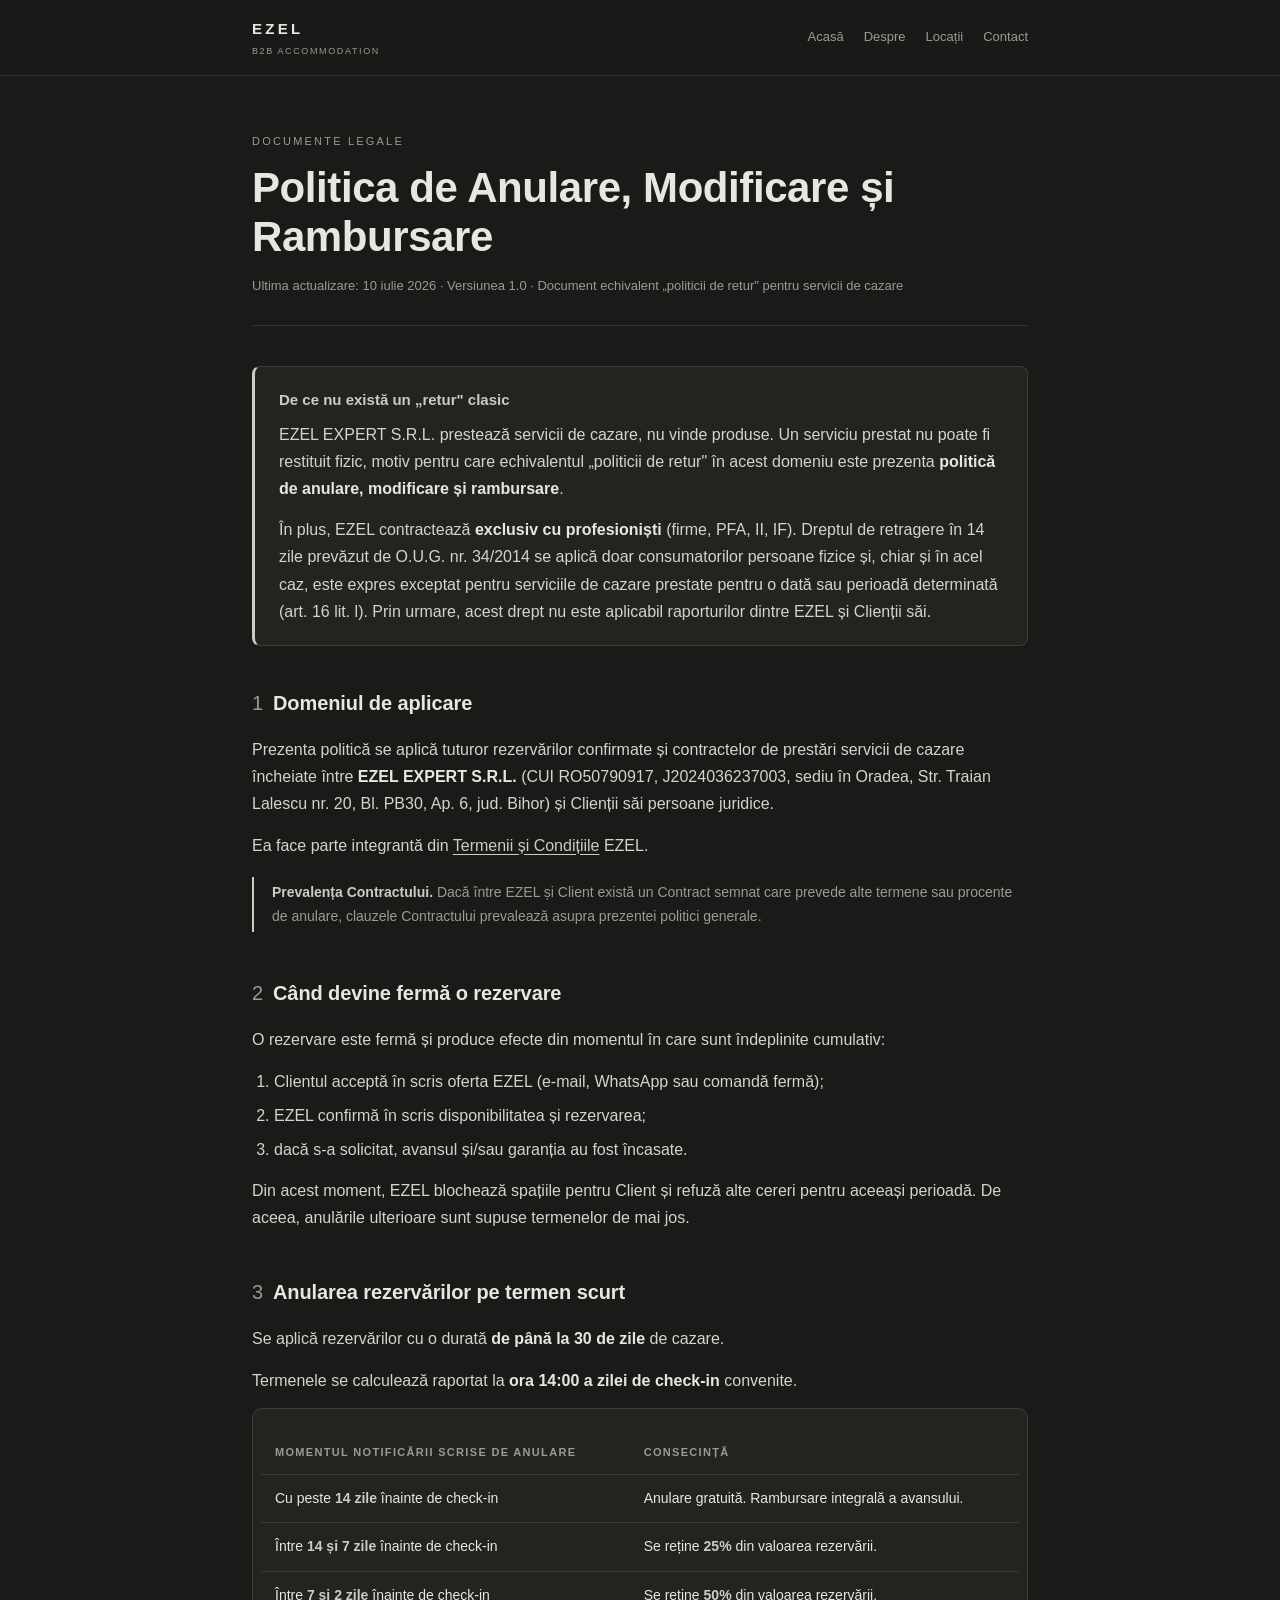
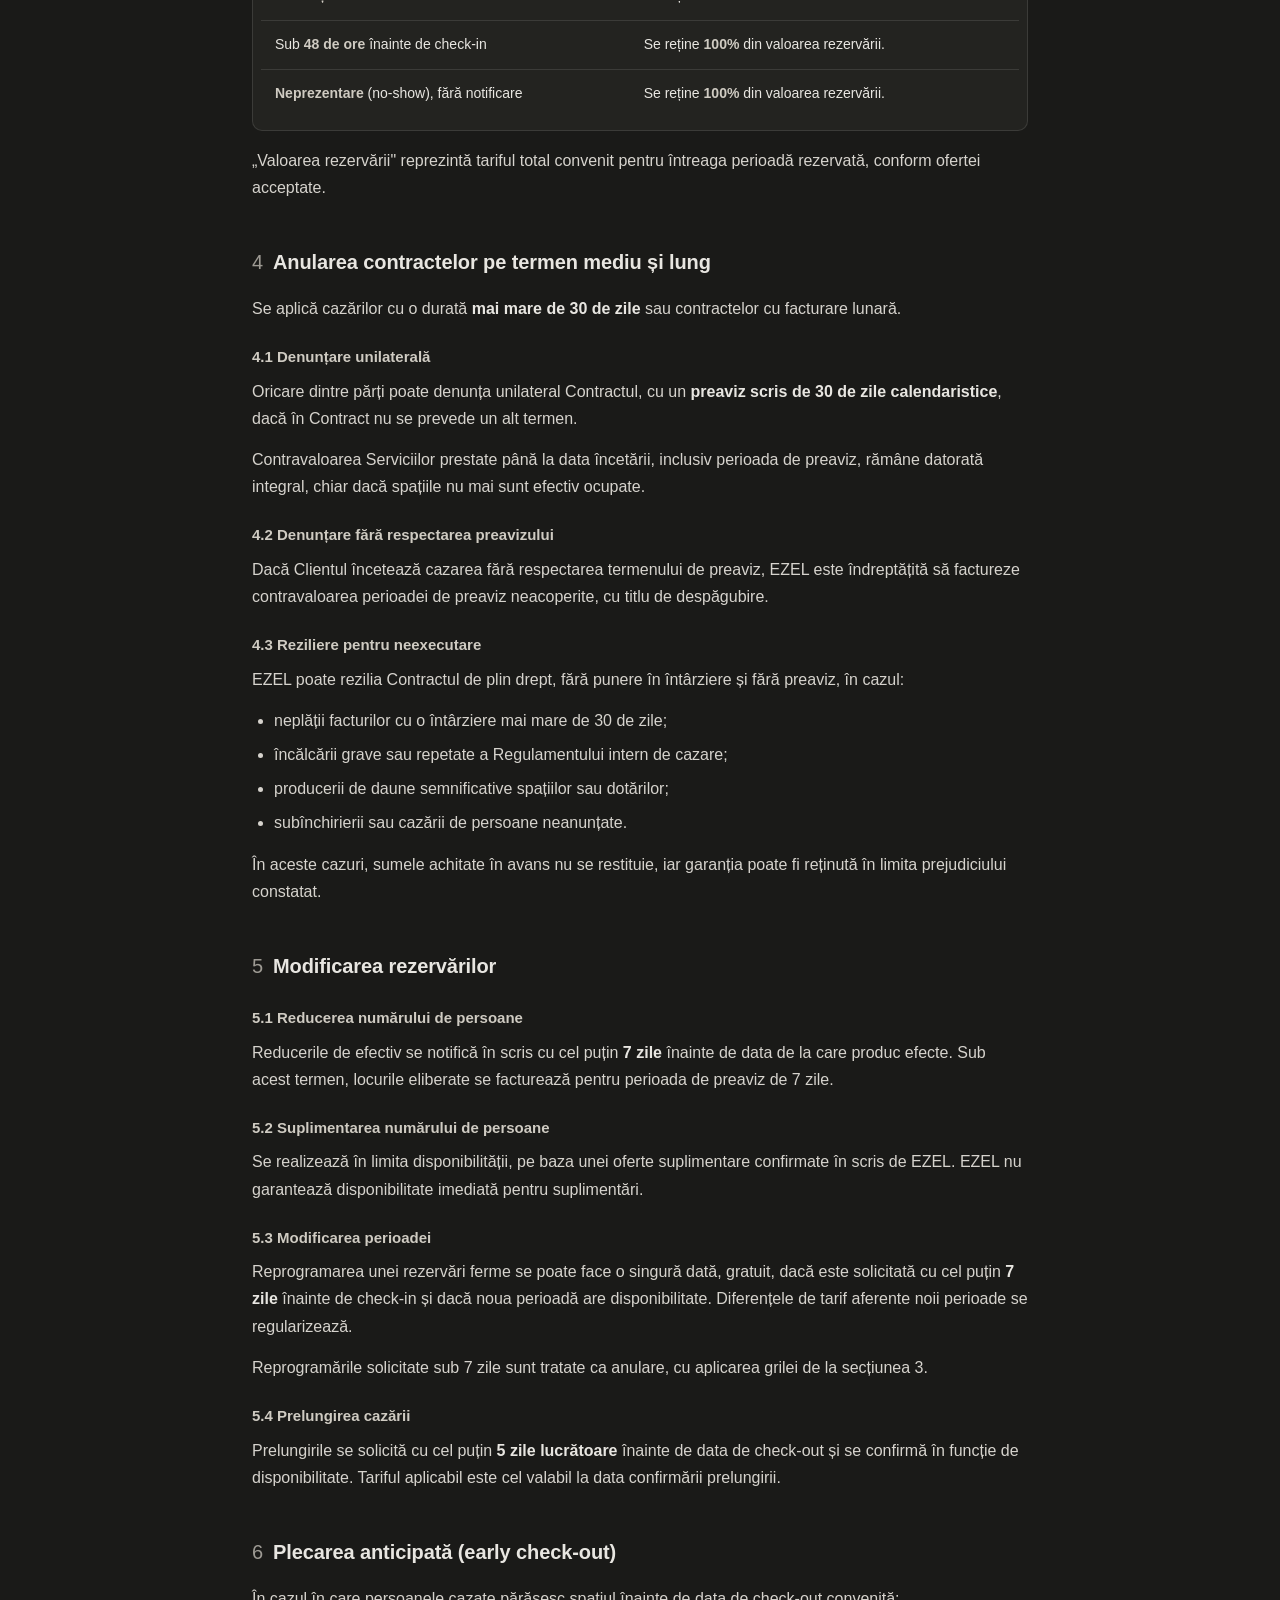
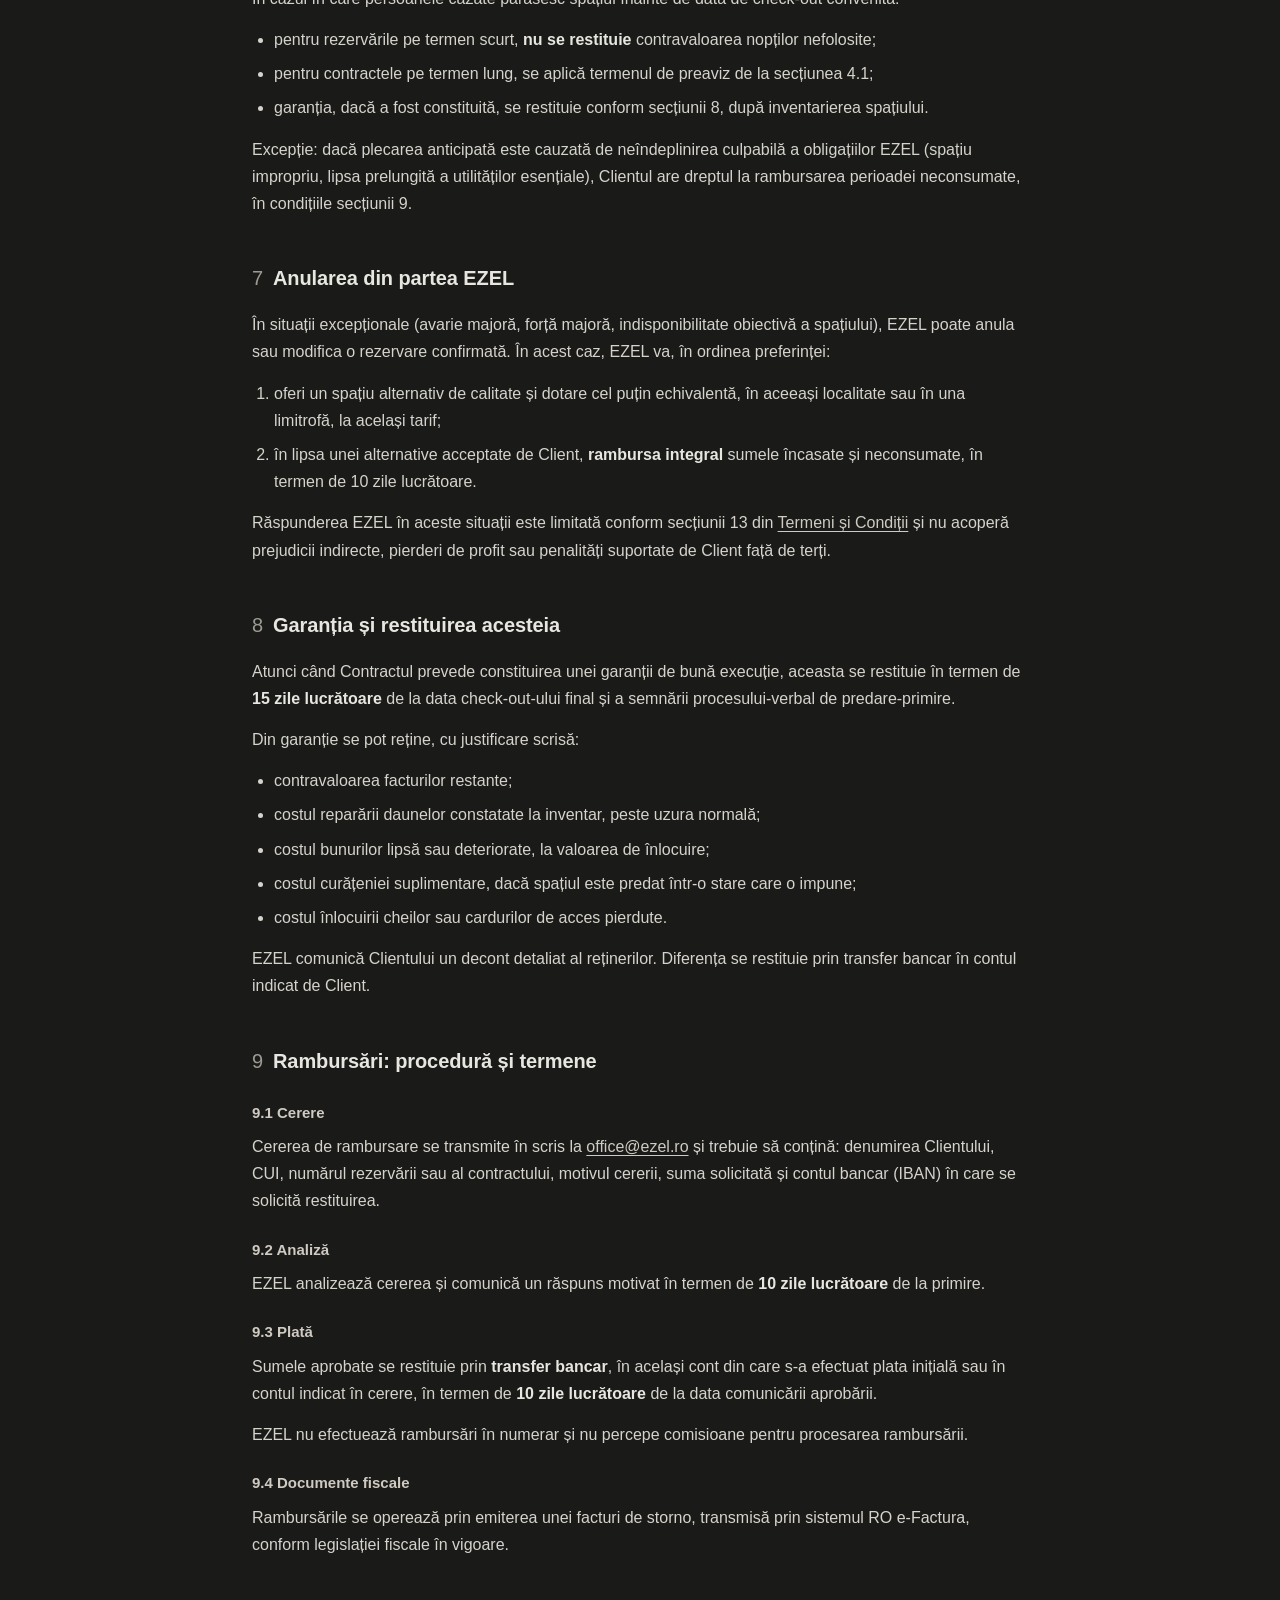
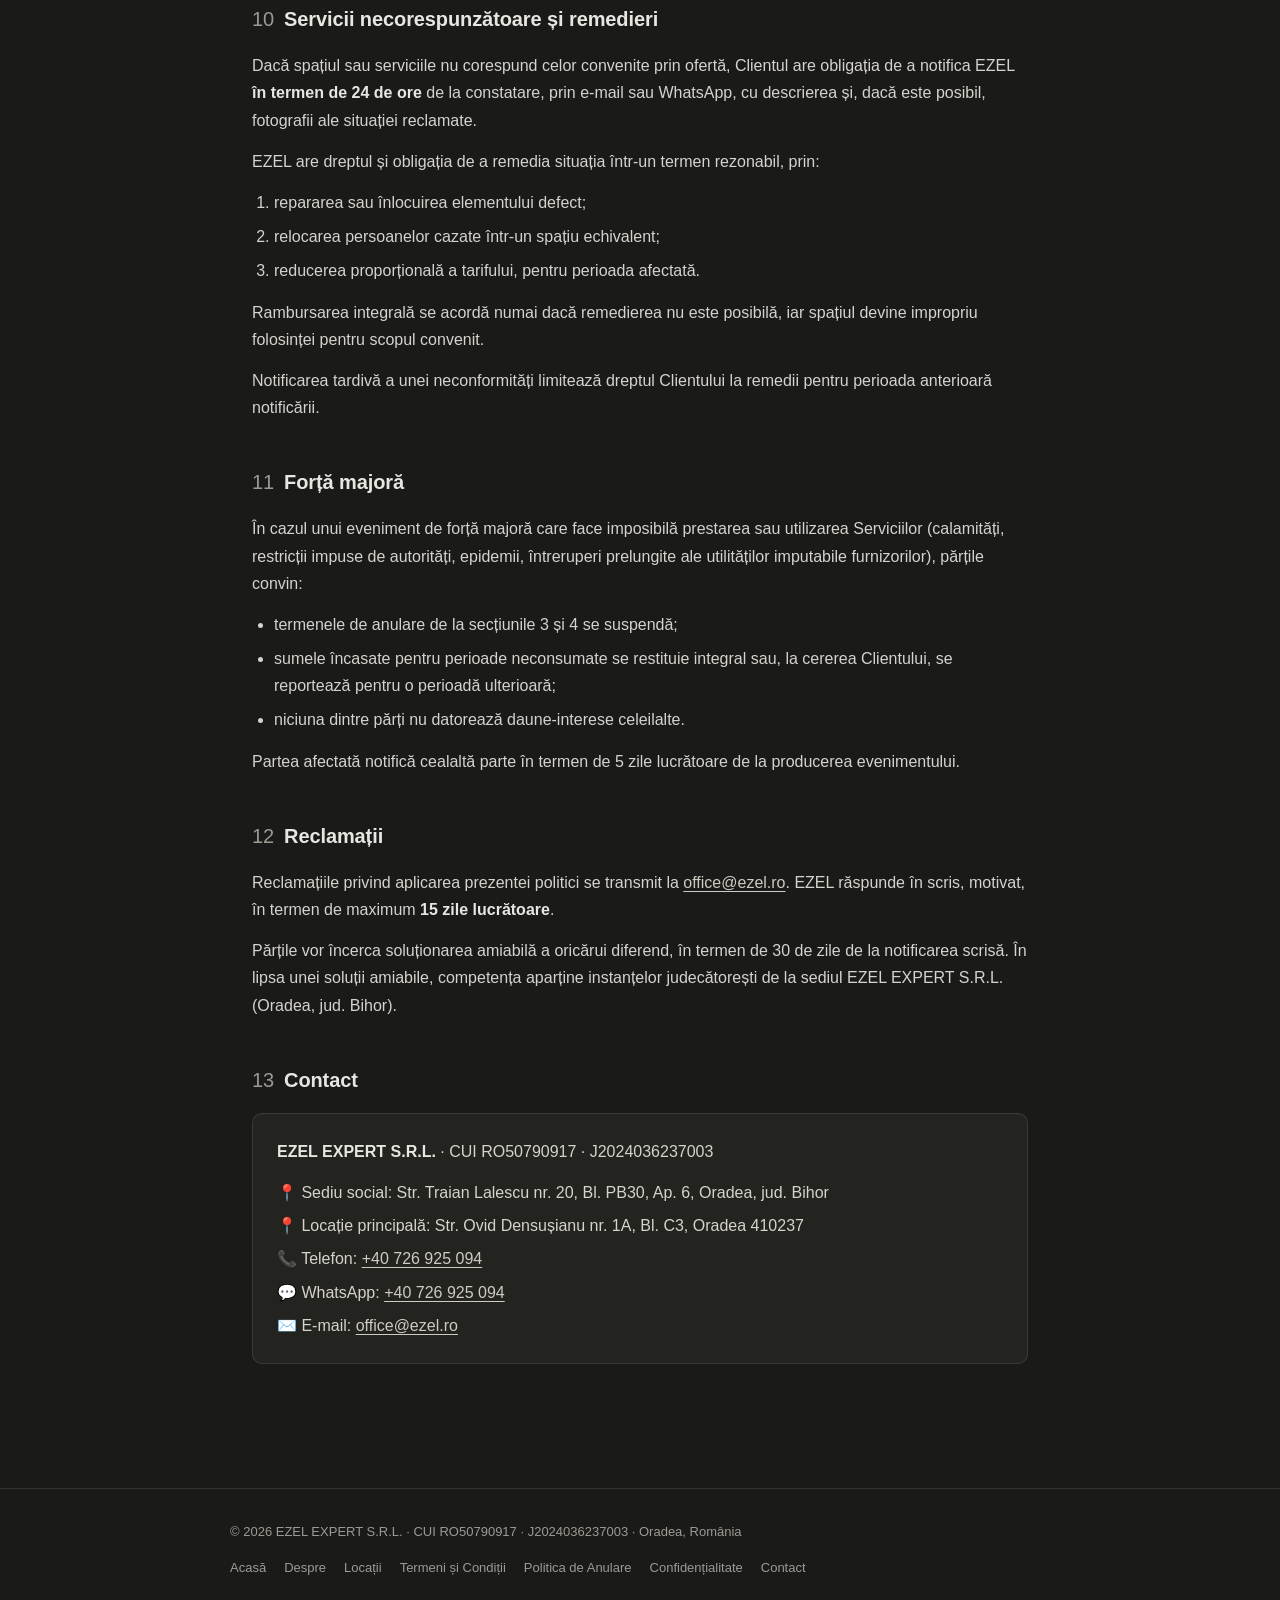
<file: politica-retur.html>
<!DOCTYPE html>
<html lang="ro">
<head>
<meta charset="UTF-8">
<meta name="viewport" content="width=device-width, initial-scale=1.0">
<title>Politica de Anulare, Modificare și Rambursare | EZEL — Cazare B2B Oradea</title>
<meta name="description" content="Condițiile de anulare a rezervărilor, modificare a perioadei de cazare și rambursare a sumelor, aplicabile serviciilor de cazare B2B prestate de EZEL EXPERT S.R.L.">
<meta name="robots" content="index,follow">
<link rel="canonical" href="https://www.ezel.ro/politica-retur.html">
<meta name="theme-color" content="#1a1a18">
<style>
  :root{
    --grafit:#2B2D31;--beton:#CFCBC2;--bg:#1a1a18;--bg-soft:#232320;
    --text:#e8e6e1;--muted:#9d9a93;--line:rgba(207,203,194,.14);--max:820px;
  }
  *{box-sizing:border-box;margin:0;padding:0}
  html{scroll-behavior:smooth}
  body{background:var(--bg);color:var(--text);
    font-family:-apple-system,BlinkMacSystemFont,"Segoe UI",Inter,Roboto,Helvetica,Arial,sans-serif;
    line-height:1.7;-webkit-font-smoothing:antialiased}
  a{color:var(--beton);text-decoration:underline;text-underline-offset:3px}
  a:hover{color:#fff}

  header.nav{position:sticky;top:0;z-index:20;background:rgba(26,26,24,.86);
    backdrop-filter:blur(10px);border-bottom:1px solid var(--line)}
  .nav-in{max-width:var(--max);margin:0 auto;padding:16px 22px;display:flex;align-items:center;justify-content:space-between;gap:16px}
  .brand{font-weight:700;letter-spacing:.22em;font-size:15px;text-decoration:none;color:var(--text)}
  .brand span{display:block;font-size:9px;letter-spacing:.18em;color:var(--muted);font-weight:500;margin-top:2px}
  .nav-links{display:flex;gap:20px;font-size:13px}
  .nav-links a{color:var(--muted);text-decoration:none}
  .nav-links a:hover{color:var(--text)}
  @media(max-width:640px){.nav-links{display:none}}

  main{max-width:var(--max);margin:0 auto;padding:56px 22px 80px}
  .eyebrow{font-size:11px;letter-spacing:.2em;text-transform:uppercase;color:var(--muted);margin-bottom:14px}
  h1{font-size:clamp(28px,5vw,42px);line-height:1.15;font-weight:600;letter-spacing:-.01em;margin-bottom:14px}
  .updated{color:var(--muted);font-size:13px;margin-bottom:40px;padding-bottom:28px;border-bottom:1px solid var(--line)}

  section{margin-bottom:44px;scroll-margin-top:90px}
  h2.sec{font-size:20px;font-weight:600;margin-bottom:16px;letter-spacing:-.005em}
  h2.sec .num{color:var(--muted);font-weight:400;margin-right:10px}
  h3{font-size:15px;font-weight:600;margin:22px 0 8px;color:var(--beton)}
  p{margin-bottom:14px;color:#d6d3cd}
  ul,ol.body{margin:0 0 14px 22px;color:#d6d3cd}
  li{margin-bottom:7px}
  strong{color:var(--text);font-weight:600}

  .callout{background:var(--bg-soft);border:1px solid var(--line);border-left:3px solid var(--beton);
    border-radius:8px;padding:20px 24px;margin:0 0 40px}
  .callout p:last-child{margin-bottom:0}
  .callout h3{margin-top:0}

  .card{background:var(--bg-soft);border:1px solid var(--line);border-radius:10px;padding:24px}
  .card p:last-child{margin-bottom:0}

  table{width:100%;border-collapse:collapse;margin:18px 0 8px;font-size:14px}
  th,td{text-align:left;padding:12px 14px;border-bottom:1px solid var(--line);vertical-align:top}
  thead th{font-size:11px;letter-spacing:.12em;text-transform:uppercase;color:var(--muted);font-weight:600}
  tbody tr:last-child td{border-bottom:none}
  td strong{color:var(--beton)}
  .tbl-wrap{overflow-x:auto;background:var(--bg-soft);border:1px solid var(--line);border-radius:10px;padding:4px 8px}

  .note{border-left:2px solid var(--beton);padding:4px 0 4px 18px;margin:18px 0;color:var(--muted);font-size:14px}
  .note strong{color:var(--beton)}

  footer{border-top:1px solid var(--line);padding:32px 22px 48px}
  .foot-in{max-width:var(--max);margin:0 auto;font-size:13px;color:var(--muted)}
  .foot-links{display:flex;flex-wrap:wrap;gap:18px;margin-top:14px}
  .foot-links a{color:var(--muted);text-decoration:none}
  .foot-links a:hover{color:var(--text)}
</style>
</head>
<body>

<header class="nav">
  <div class="nav-in">
    <a class="brand" href="/index.html">EZEL<span>B2B ACCOMMODATION</span></a>
    <nav class="nav-links">
      <a href="/index.html">Acasă</a>
      <a href="/despre.html">Despre</a>
      <a href="/locatii.html">Locații</a>
      <a href="/index.html#contact">Contact</a>
    </nav>
  </div>
</header>

<main>
  <div class="eyebrow">Documente legale</div>
  <h1>Politica de Anulare, Modificare și Rambursare</h1>
  <p class="updated">Ultima actualizare: 10 iulie 2026 · Versiunea 1.0 · Document echivalent „politicii de retur" pentru servicii de cazare</p>

  <div class="callout">
    <h3>De ce nu există un „retur" clasic</h3>
    <p>EZEL EXPERT S.R.L. prestează servicii de cazare, nu vinde produse. Un serviciu prestat nu poate fi restituit fizic, motiv pentru care echivalentul „politicii de retur" în acest domeniu este prezenta <strong>politică de anulare, modificare și rambursare</strong>.</p>
    <p>În plus, EZEL contractează <strong>exclusiv cu profesioniști</strong> (firme, PFA, II, IF). Dreptul de retragere în 14 zile prevăzut de O.U.G. nr. 34/2014 se aplică doar consumatorilor persoane fizice și, chiar și în acel caz, este expres exceptat pentru serviciile de cazare prestate pentru o dată sau perioadă determinată (art. 16 lit. l). Prin urmare, acest drept nu este aplicabil raporturilor dintre EZEL și Clienții săi.</p>
  </div>

  <section id="s1">
    <h2 class="sec"><span class="num">1</span>Domeniul de aplicare</h2>
    <p>Prezenta politică se aplică tuturor rezervărilor confirmate și contractelor de prestări servicii de cazare încheiate între <strong>EZEL EXPERT S.R.L.</strong> (CUI RO50790917, J2024036237003, sediu în Oradea, Str. Traian Lalescu nr. 20, Bl. PB30, Ap. 6, jud. Bihor) și Clienții săi persoane juridice.</p>
    <p>Ea face parte integrantă din <a href="/termeni.html">Termenii și Condițiile</a> EZEL.</p>
    <div class="note">
      <strong>Prevalența Contractului.</strong> Dacă între EZEL și Client există un Contract semnat care prevede alte termene sau procente de anulare, clauzele Contractului prevalează asupra prezentei politici generale.
    </div>
  </section>

  <section id="s2">
    <h2 class="sec"><span class="num">2</span>Când devine fermă o rezervare</h2>
    <p>O rezervare este fermă și produce efecte din momentul în care sunt îndeplinite cumulativ:</p>
    <ol class="body">
      <li>Clientul acceptă în scris oferta EZEL (e-mail, WhatsApp sau comandă fermă);</li>
      <li>EZEL confirmă în scris disponibilitatea și rezervarea;</li>
      <li>dacă s-a solicitat, avansul și/sau garanția au fost încasate.</li>
    </ol>
    <p>Din acest moment, EZEL blochează spațiile pentru Client și refuză alte cereri pentru aceeași perioadă. De aceea, anulările ulterioare sunt supuse termenelor de mai jos.</p>
  </section>

  <section id="s3">
    <h2 class="sec"><span class="num">3</span>Anularea rezervărilor pe termen scurt</h2>
    <p>Se aplică rezervărilor cu o durată <strong>de până la 30 de zile</strong> de cazare.</p>
    <p>Termenele se calculează raportat la <strong>ora 14:00 a zilei de check-in</strong> convenite.</p>
    <div class="tbl-wrap">
      <table>
        <thead>
          <tr><th>Momentul notificării scrise de anulare</th><th>Consecință</th></tr>
        </thead>
        <tbody>
          <tr><td>Cu peste <strong>14 zile</strong> înainte de check-in</td><td>Anulare gratuită. Rambursare integrală a avansului.</td></tr>
          <tr><td>Între <strong>14 și 7 zile</strong> înainte de check-in</td><td>Se reține <strong>25%</strong> din valoarea rezervării.</td></tr>
          <tr><td>Între <strong>7 și 2 zile</strong> înainte de check-in</td><td>Se reține <strong>50%</strong> din valoarea rezervării.</td></tr>
          <tr><td>Sub <strong>48 de ore</strong> înainte de check-in</td><td>Se reține <strong>100%</strong> din valoarea rezervării.</td></tr>
          <tr><td><strong>Neprezentare</strong> (no-show), fără notificare</td><td>Se reține <strong>100%</strong> din valoarea rezervării.</td></tr>
        </tbody>
      </table>
    </div>
    <p style="margin-top:16px">„Valoarea rezervării" reprezintă tariful total convenit pentru întreaga perioadă rezervată, conform ofertei acceptate.</p>
  </section>

  <section id="s4">
    <h2 class="sec"><span class="num">4</span>Anularea contractelor pe termen mediu și lung</h2>
    <p>Se aplică cazărilor cu o durată <strong>mai mare de 30 de zile</strong> sau contractelor cu facturare lunară.</p>
    <h3>4.1 Denunțare unilaterală</h3>
    <p>Oricare dintre părți poate denunța unilateral Contractul, cu un <strong>preaviz scris de 30 de zile calendaristice</strong>, dacă în Contract nu se prevede un alt termen.</p>
    <p>Contravaloarea Serviciilor prestate până la data încetării, inclusiv perioada de preaviz, rămâne datorată integral, chiar dacă spațiile nu mai sunt efectiv ocupate.</p>
    <h3>4.2 Denunțare fără respectarea preavizului</h3>
    <p>Dacă Clientul încetează cazarea fără respectarea termenului de preaviz, EZEL este îndreptățită să factureze contravaloarea perioadei de preaviz neacoperite, cu titlu de despăgubire.</p>
    <h3>4.3 Reziliere pentru neexecutare</h3>
    <p>EZEL poate rezilia Contractul de plin drept, fără punere în întârziere și fără preaviz, în cazul:</p>
    <ul>
      <li>neplății facturilor cu o întârziere mai mare de 30 de zile;</li>
      <li>încălcării grave sau repetate a Regulamentului intern de cazare;</li>
      <li>producerii de daune semnificative spațiilor sau dotărilor;</li>
      <li>subînchirierii sau cazării de persoane neanunțate.</li>
    </ul>
    <p>În aceste cazuri, sumele achitate în avans nu se restituie, iar garanția poate fi reținută în limita prejudiciului constatat.</p>
  </section>

  <section id="s5">
    <h2 class="sec"><span class="num">5</span>Modificarea rezervărilor</h2>
    <h3>5.1 Reducerea numărului de persoane</h3>
    <p>Reducerile de efectiv se notifică în scris cu cel puțin <strong>7 zile</strong> înainte de data de la care produc efecte. Sub acest termen, locurile eliberate se facturează pentru perioada de preaviz de 7 zile.</p>
    <h3>5.2 Suplimentarea numărului de persoane</h3>
    <p>Se realizează în limita disponibilității, pe baza unei oferte suplimentare confirmate în scris de EZEL. EZEL nu garantează disponibilitate imediată pentru suplimentări.</p>
    <h3>5.3 Modificarea perioadei</h3>
    <p>Reprogramarea unei rezervări ferme se poate face o singură dată, gratuit, dacă este solicitată cu cel puțin <strong>7 zile</strong> înainte de check-in și dacă noua perioadă are disponibilitate. Diferențele de tarif aferente noii perioade se regularizează.</p>
    <p>Reprogramările solicitate sub 7 zile sunt tratate ca anulare, cu aplicarea grilei de la secțiunea 3.</p>
    <h3>5.4 Prelungirea cazării</h3>
    <p>Prelungirile se solicită cu cel puțin <strong>5 zile lucrătoare</strong> înainte de data de check-out și se confirmă în funcție de disponibilitate. Tariful aplicabil este cel valabil la data confirmării prelungirii.</p>
  </section>

  <section id="s6">
    <h2 class="sec"><span class="num">6</span>Plecarea anticipată (early check-out)</h2>
    <p>În cazul în care persoanele cazate părăsesc spațiul înainte de data de check-out convenită:</p>
    <ul>
      <li>pentru rezervările pe termen scurt, <strong>nu se restituie</strong> contravaloarea nopților nefolosite;</li>
      <li>pentru contractele pe termen lung, se aplică termenul de preaviz de la secțiunea 4.1;</li>
      <li>garanția, dacă a fost constituită, se restituie conform secțiunii 8, după inventarierea spațiului.</li>
    </ul>
    <p>Excepție: dacă plecarea anticipată este cauzată de neîndeplinirea culpabilă a obligațiilor EZEL (spațiu impropriu, lipsa prelungită a utilităților esențiale), Clientul are dreptul la rambursarea perioadei neconsumate, în condițiile secțiunii 9.</p>
  </section>

  <section id="s7">
    <h2 class="sec"><span class="num">7</span>Anularea din partea EZEL</h2>
    <p>În situații excepționale (avarie majoră, forță majoră, indisponibilitate obiectivă a spațiului), EZEL poate anula sau modifica o rezervare confirmată. În acest caz, EZEL va, în ordinea preferinței:</p>
    <ol class="body">
      <li>oferi un spațiu alternativ de calitate și dotare cel puțin echivalentă, în aceeași localitate sau în una limitrofă, la același tarif;</li>
      <li>în lipsa unei alternative acceptate de Client, <strong>rambursa integral</strong> sumele încasate și neconsumate, în termen de 10 zile lucrătoare.</li>
    </ol>
    <p>Răspunderea EZEL în aceste situații este limitată conform secțiunii 13 din <a href="/termeni.html">Termeni și Condiții</a> și nu acoperă prejudicii indirecte, pierderi de profit sau penalități suportate de Client față de terți.</p>
  </section>

  <section id="s8">
    <h2 class="sec"><span class="num">8</span>Garanția și restituirea acesteia</h2>
    <p>Atunci când Contractul prevede constituirea unei garanții de bună execuție, aceasta se restituie în termen de <strong>15 zile lucrătoare</strong> de la data check-out-ului final și a semnării procesului-verbal de predare-primire.</p>
    <p>Din garanție se pot reține, cu justificare scrisă:</p>
    <ul>
      <li>contravaloarea facturilor restante;</li>
      <li>costul reparării daunelor constatate la inventar, peste uzura normală;</li>
      <li>costul bunurilor lipsă sau deteriorate, la valoarea de înlocuire;</li>
      <li>costul curățeniei suplimentare, dacă spațiul este predat într-o stare care o impune;</li>
      <li>costul înlocuirii cheilor sau cardurilor de acces pierdute.</li>
    </ul>
    <p>EZEL comunică Clientului un decont detaliat al reținerilor. Diferența se restituie prin transfer bancar în contul indicat de Client.</p>
  </section>

  <section id="s9">
    <h2 class="sec"><span class="num">9</span>Rambursări: procedură și termene</h2>
    <h3>9.1 Cerere</h3>
    <p>Cererea de rambursare se transmite în scris la <a href="mailto:office@ezel.ro">office@ezel.ro</a> și trebuie să conțină: denumirea Clientului, CUI, numărul rezervării sau al contractului, motivul cererii, suma solicitată și contul bancar (IBAN) în care se solicită restituirea.</p>
    <h3>9.2 Analiză</h3>
    <p>EZEL analizează cererea și comunică un răspuns motivat în termen de <strong>10 zile lucrătoare</strong> de la primire.</p>
    <h3>9.3 Plată</h3>
    <p>Sumele aprobate se restituie prin <strong>transfer bancar</strong>, în același cont din care s-a efectuat plata inițială sau în contul indicat în cerere, în termen de <strong>10 zile lucrătoare</strong> de la data comunicării aprobării.</p>
    <p>EZEL nu efectuează rambursări în numerar și nu percepe comisioane pentru procesarea rambursării.</p>
    <h3>9.4 Documente fiscale</h3>
    <p>Rambursările se operează prin emiterea unei facturi de storno, transmisă prin sistemul RO e-Factura, conform legislației fiscale în vigoare.</p>
  </section>

  <section id="s10">
    <h2 class="sec"><span class="num">10</span>Servicii necorespunzătoare și remedieri</h2>
    <p>Dacă spațiul sau serviciile nu corespund celor convenite prin ofertă, Clientul are obligația de a notifica EZEL <strong>în termen de 24 de ore</strong> de la constatare, prin e-mail sau WhatsApp, cu descrierea și, dacă este posibil, fotografii ale situației reclamate.</p>
    <p>EZEL are dreptul și obligația de a remedia situația într-un termen rezonabil, prin:</p>
    <ol class="body">
      <li>repararea sau înlocuirea elementului defect;</li>
      <li>relocarea persoanelor cazate într-un spațiu echivalent;</li>
      <li>reducerea proporțională a tarifului, pentru perioada afectată.</li>
    </ol>
    <p>Rambursarea integrală se acordă numai dacă remedierea nu este posibilă, iar spațiul devine impropriu folosinței pentru scopul convenit.</p>
    <p>Notificarea tardivă a unei neconformități limitează dreptul Clientului la remedii pentru perioada anterioară notificării.</p>
  </section>

  <section id="s11">
    <h2 class="sec"><span class="num">11</span>Forță majoră</h2>
    <p>În cazul unui eveniment de forță majoră care face imposibilă prestarea sau utilizarea Serviciilor (calamități, restricții impuse de autorități, epidemii, întreruperi prelungite ale utilităților imputabile furnizorilor), părțile convin:</p>
    <ul>
      <li>termenele de anulare de la secțiunile 3 și 4 se suspendă;</li>
      <li>sumele încasate pentru perioade neconsumate se restituie integral sau, la cererea Clientului, se reportează pentru o perioadă ulterioară;</li>
      <li>niciuna dintre părți nu datorează daune-interese celeilalte.</li>
    </ul>
    <p>Partea afectată notifică cealaltă parte în termen de 5 zile lucrătoare de la producerea evenimentului.</p>
  </section>

  <section id="s12">
    <h2 class="sec"><span class="num">12</span>Reclamații</h2>
    <p>Reclamațiile privind aplicarea prezentei politici se transmit la <a href="mailto:office@ezel.ro">office@ezel.ro</a>. EZEL răspunde în scris, motivat, în termen de maximum <strong>15 zile lucrătoare</strong>.</p>
    <p>Părțile vor încerca soluționarea amiabilă a oricărui diferend, în termen de 30 de zile de la notificarea scrisă. În lipsa unei soluții amiabile, competența aparține instanțelor judecătorești de la sediul EZEL EXPERT S.R.L. (Oradea, jud. Bihor).</p>
  </section>

  <section id="s13">
    <h2 class="sec"><span class="num">13</span>Contact</h2>
    <div class="card">
      <p><strong>EZEL EXPERT S.R.L.</strong> · CUI RO50790917 · J2024036237003</p>
      <p style="margin-bottom:6px">📍 Sediu social: Str. Traian Lalescu nr. 20, Bl. PB30, Ap. 6, Oradea, jud. Bihor</p>
      <p style="margin-bottom:6px">📍 Locație principală: Str. Ovid Densușianu nr. 1A, Bl. C3, Oradea 410237</p>
      <p style="margin-bottom:6px">📞 Telefon: <a href="tel:+40726925094">+40 726 925 094</a></p>
      <p style="margin-bottom:6px">💬 WhatsApp: <a href="https://wa.me/40726925094" rel="noopener">+40 726 925 094</a></p>
      <p style="margin-bottom:0">✉️ E-mail: <a href="mailto:office@ezel.ro">office@ezel.ro</a></p>
    </div>
  </section>
</main>

<footer>
  <div class="foot-in">
    <div>© 2026 EZEL EXPERT S.R.L. · CUI RO50790917 · J2024036237003 · Oradea, România</div>
    <div class="foot-links">
      <a href="/index.html">Acasă</a>
      <a href="/despre.html">Despre</a>
      <a href="/locatii.html">Locații</a>
      <a href="/termeni.html">Termeni și Condiții</a>
      <a href="/politica-retur.html">Politica de Anulare</a>
      <a href="/politica-confidentialitate.html">Confidențialitate</a>
      <a href="/index.html#contact">Contact</a>
    </div>
  </div>
</footer>

</body>
</html>
</file>
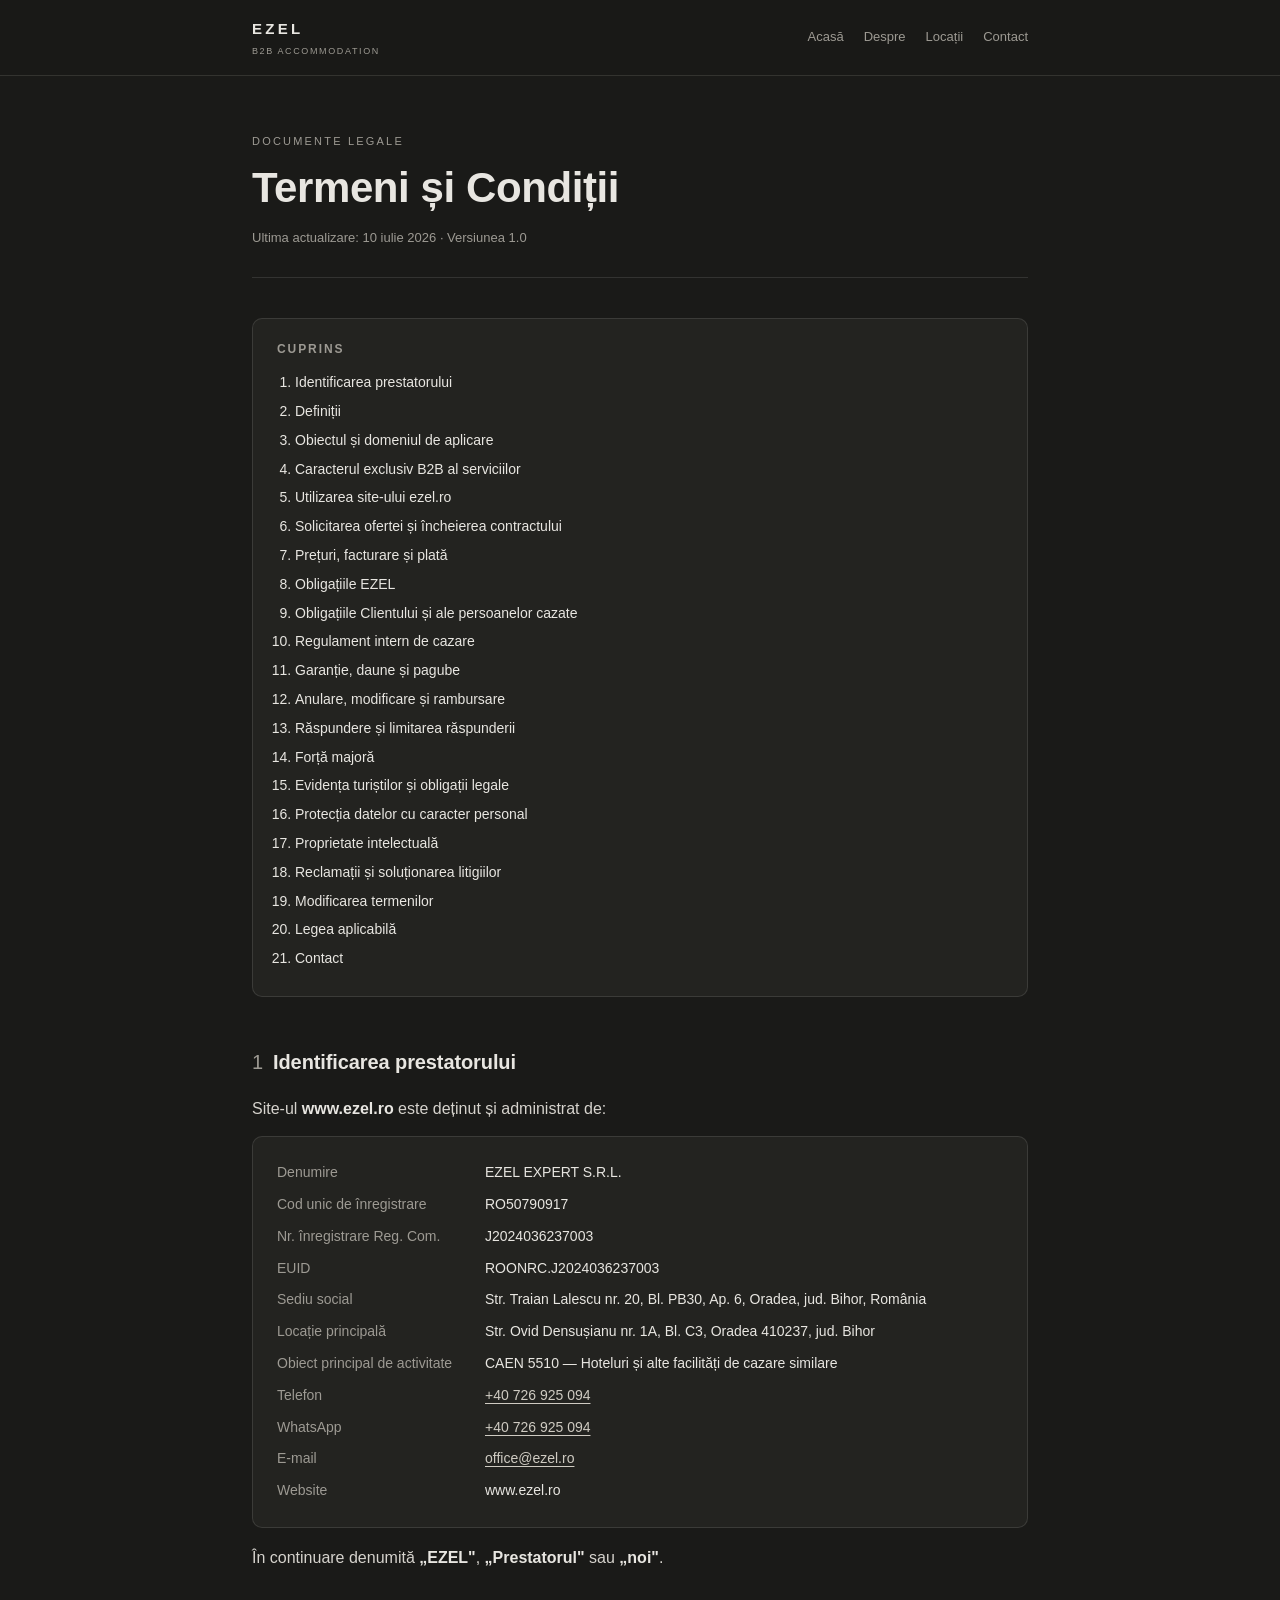
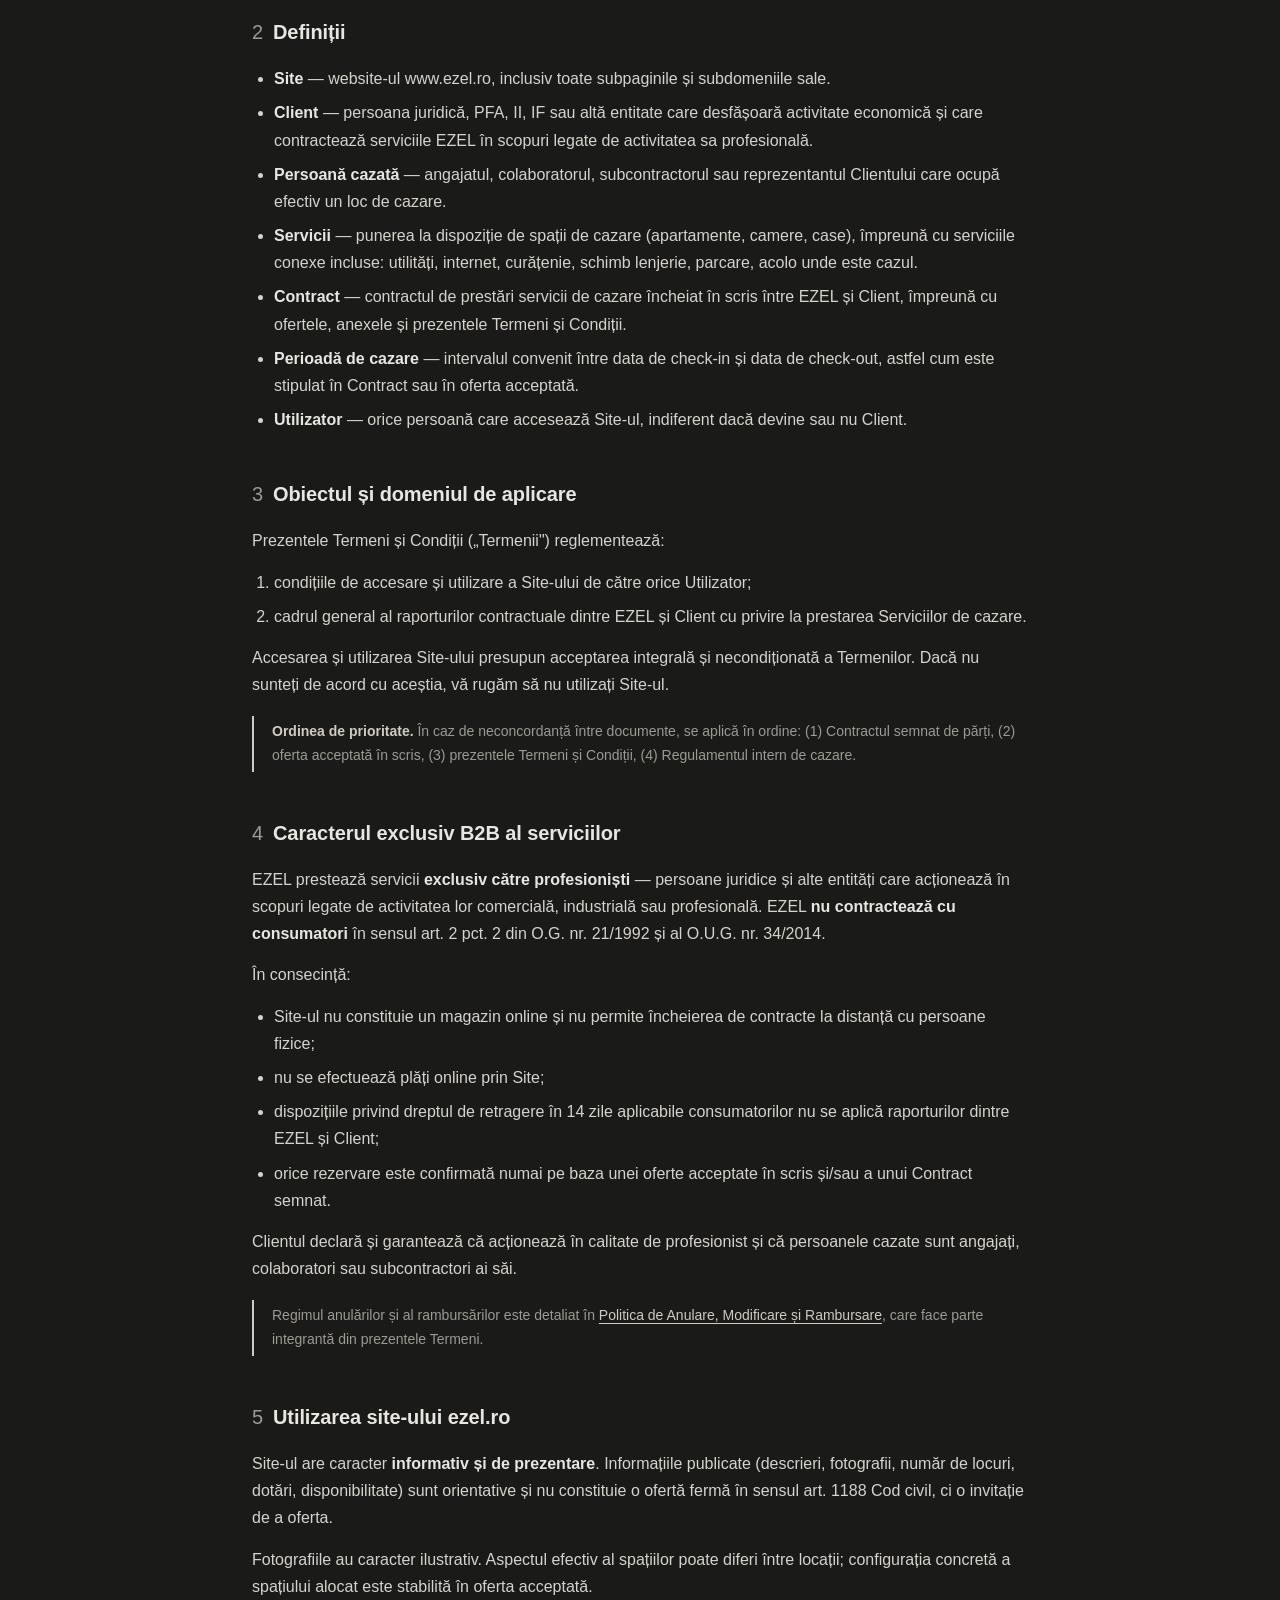
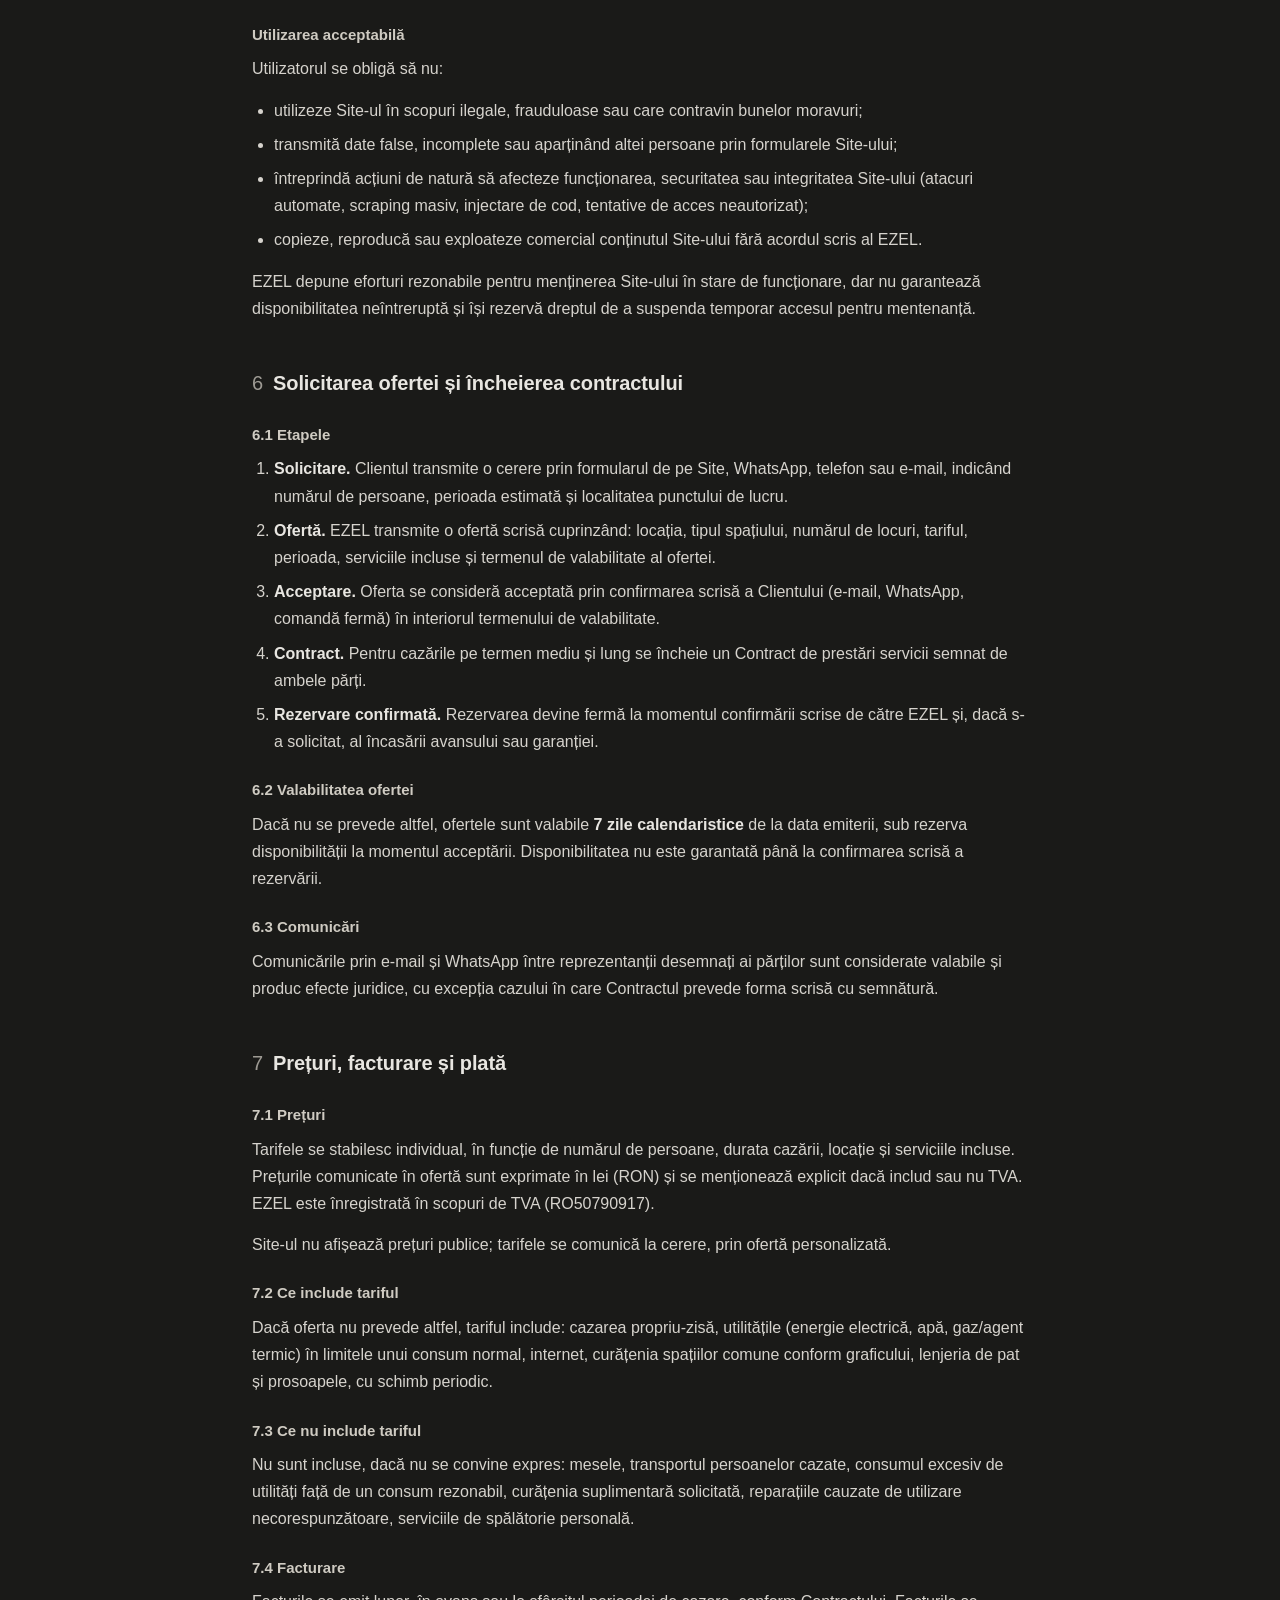
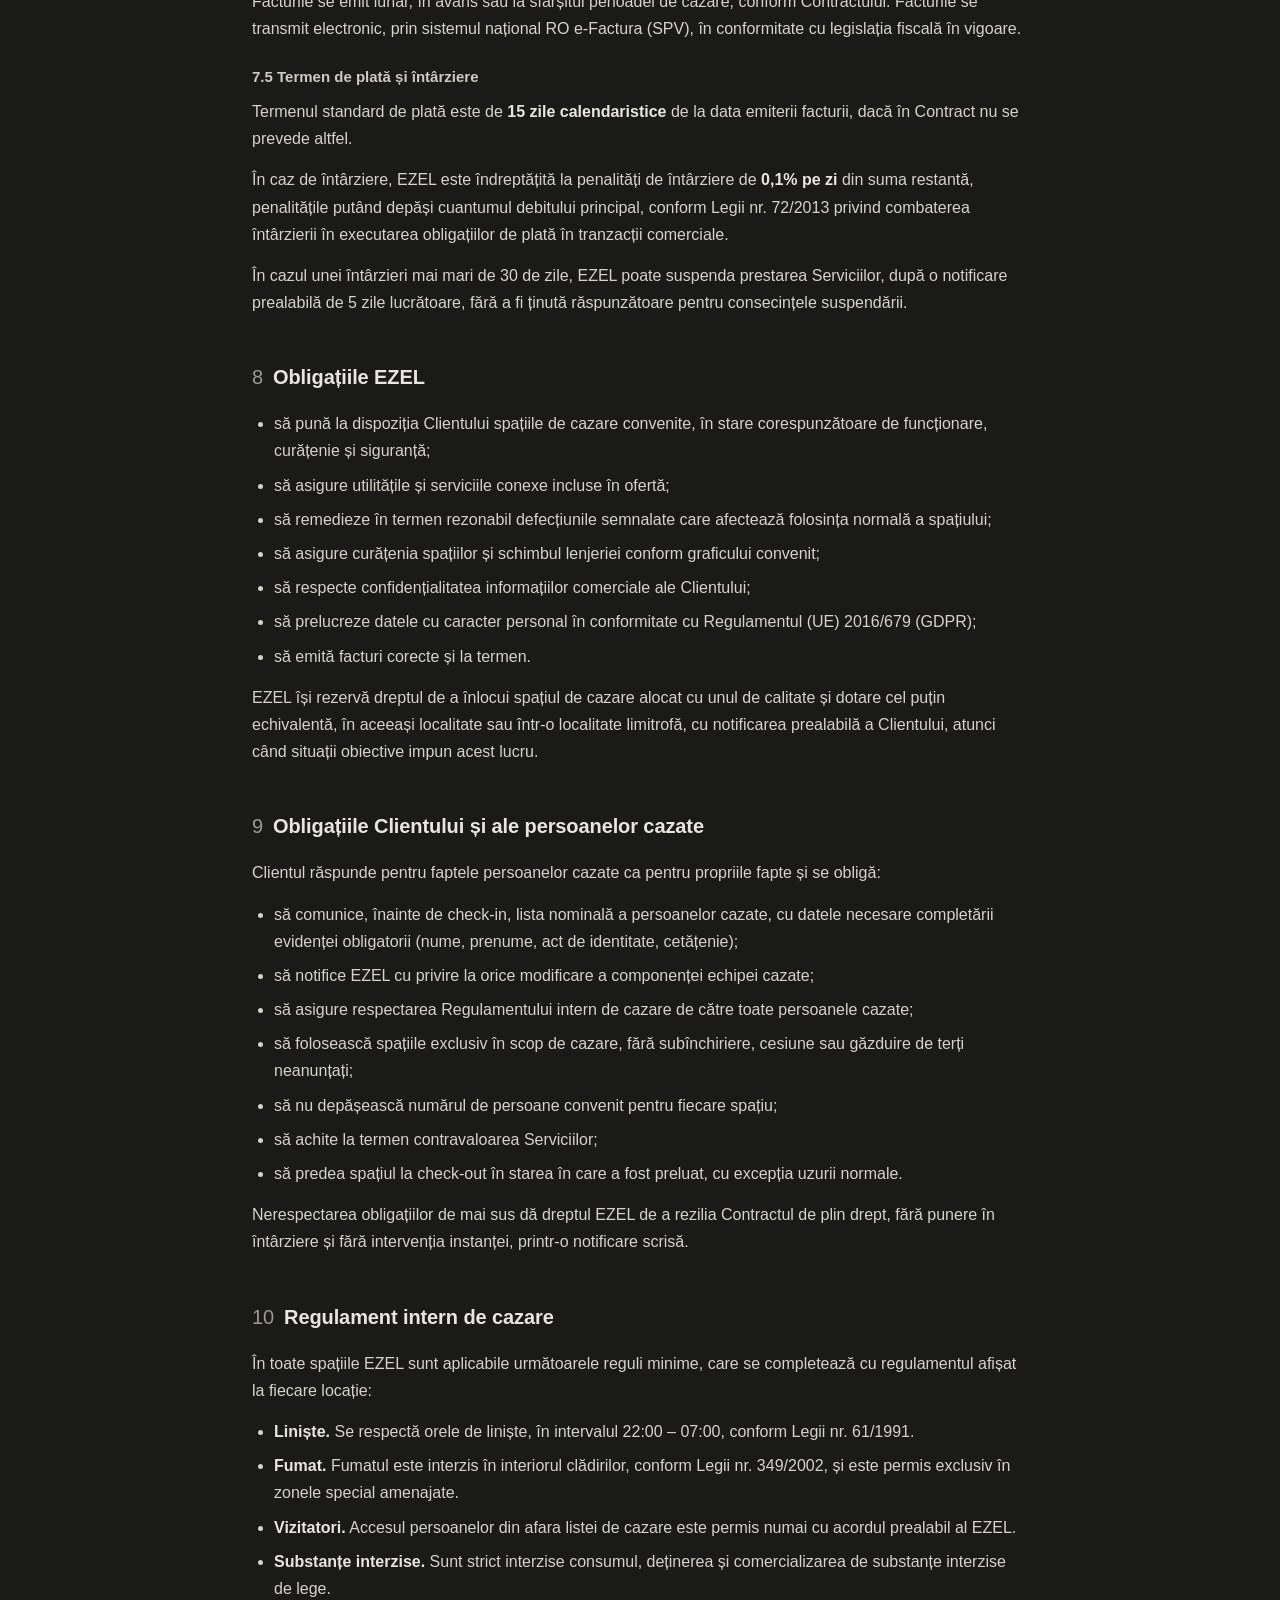
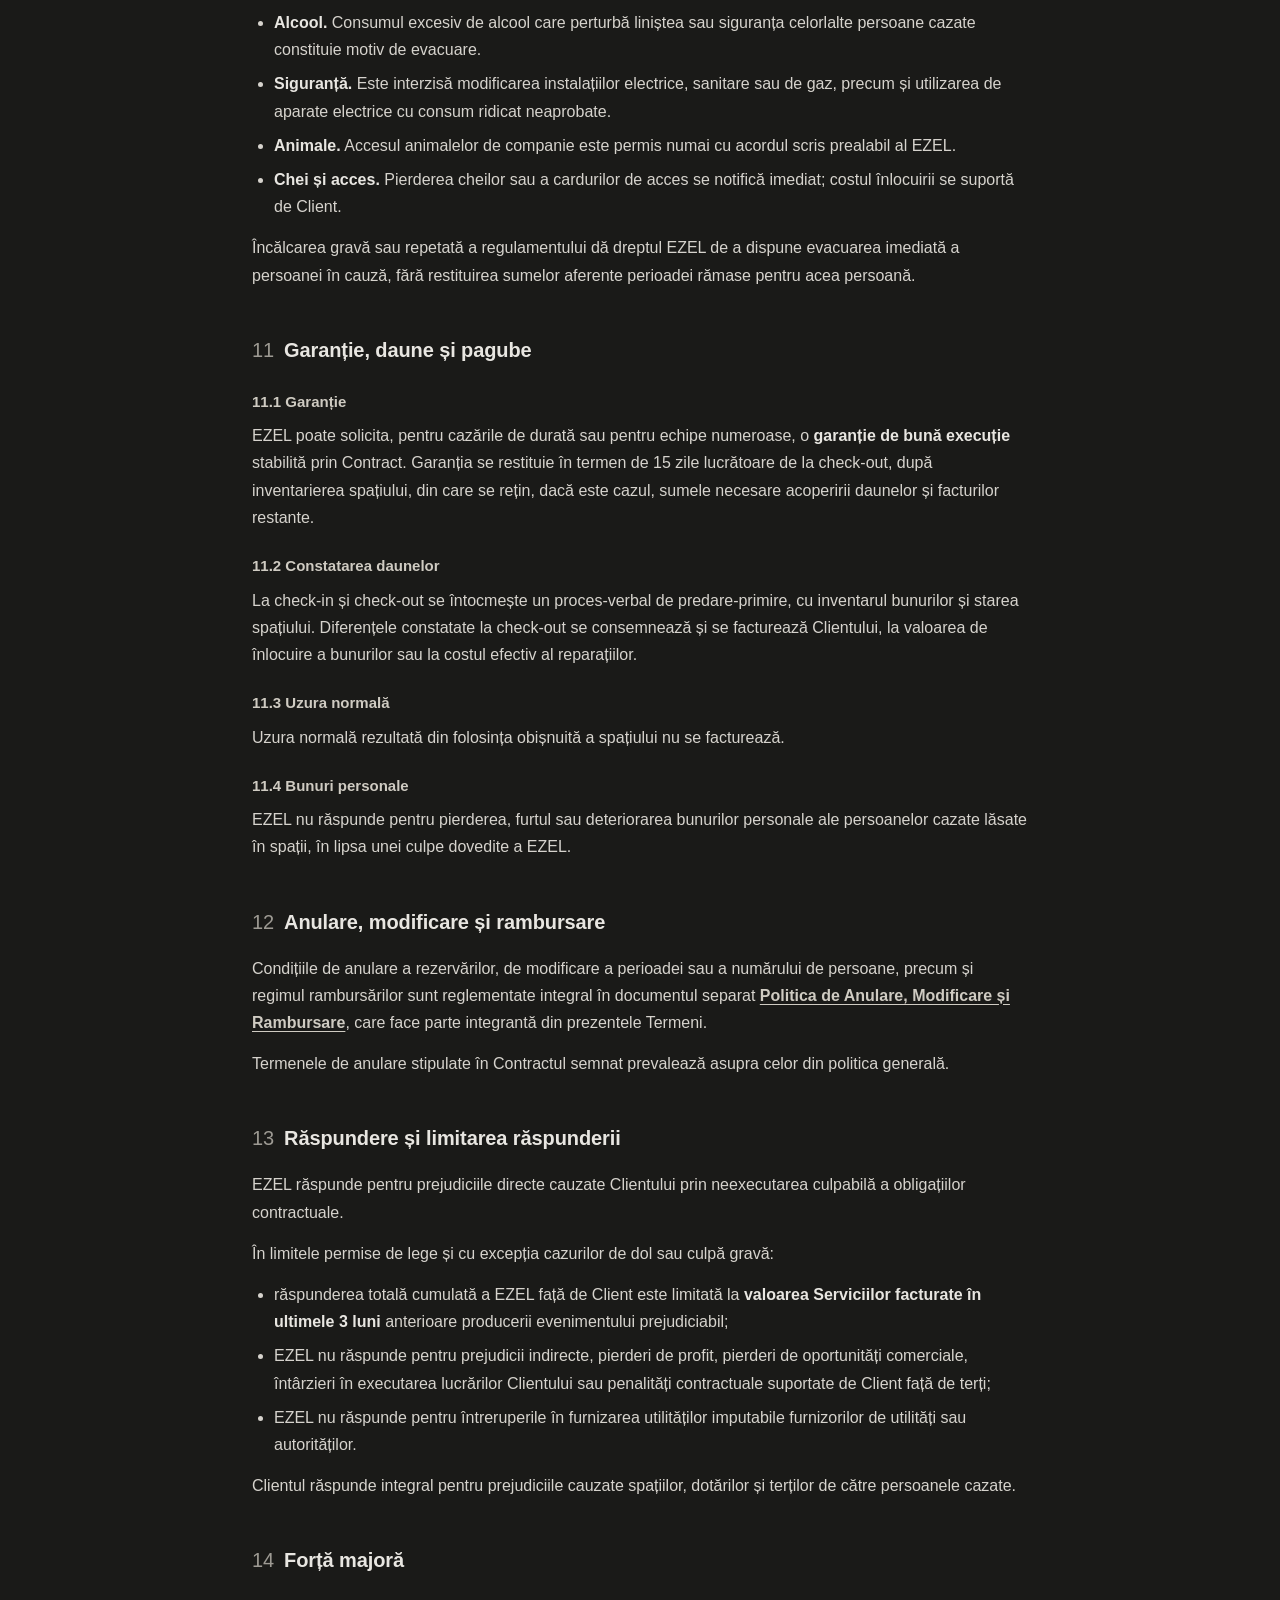
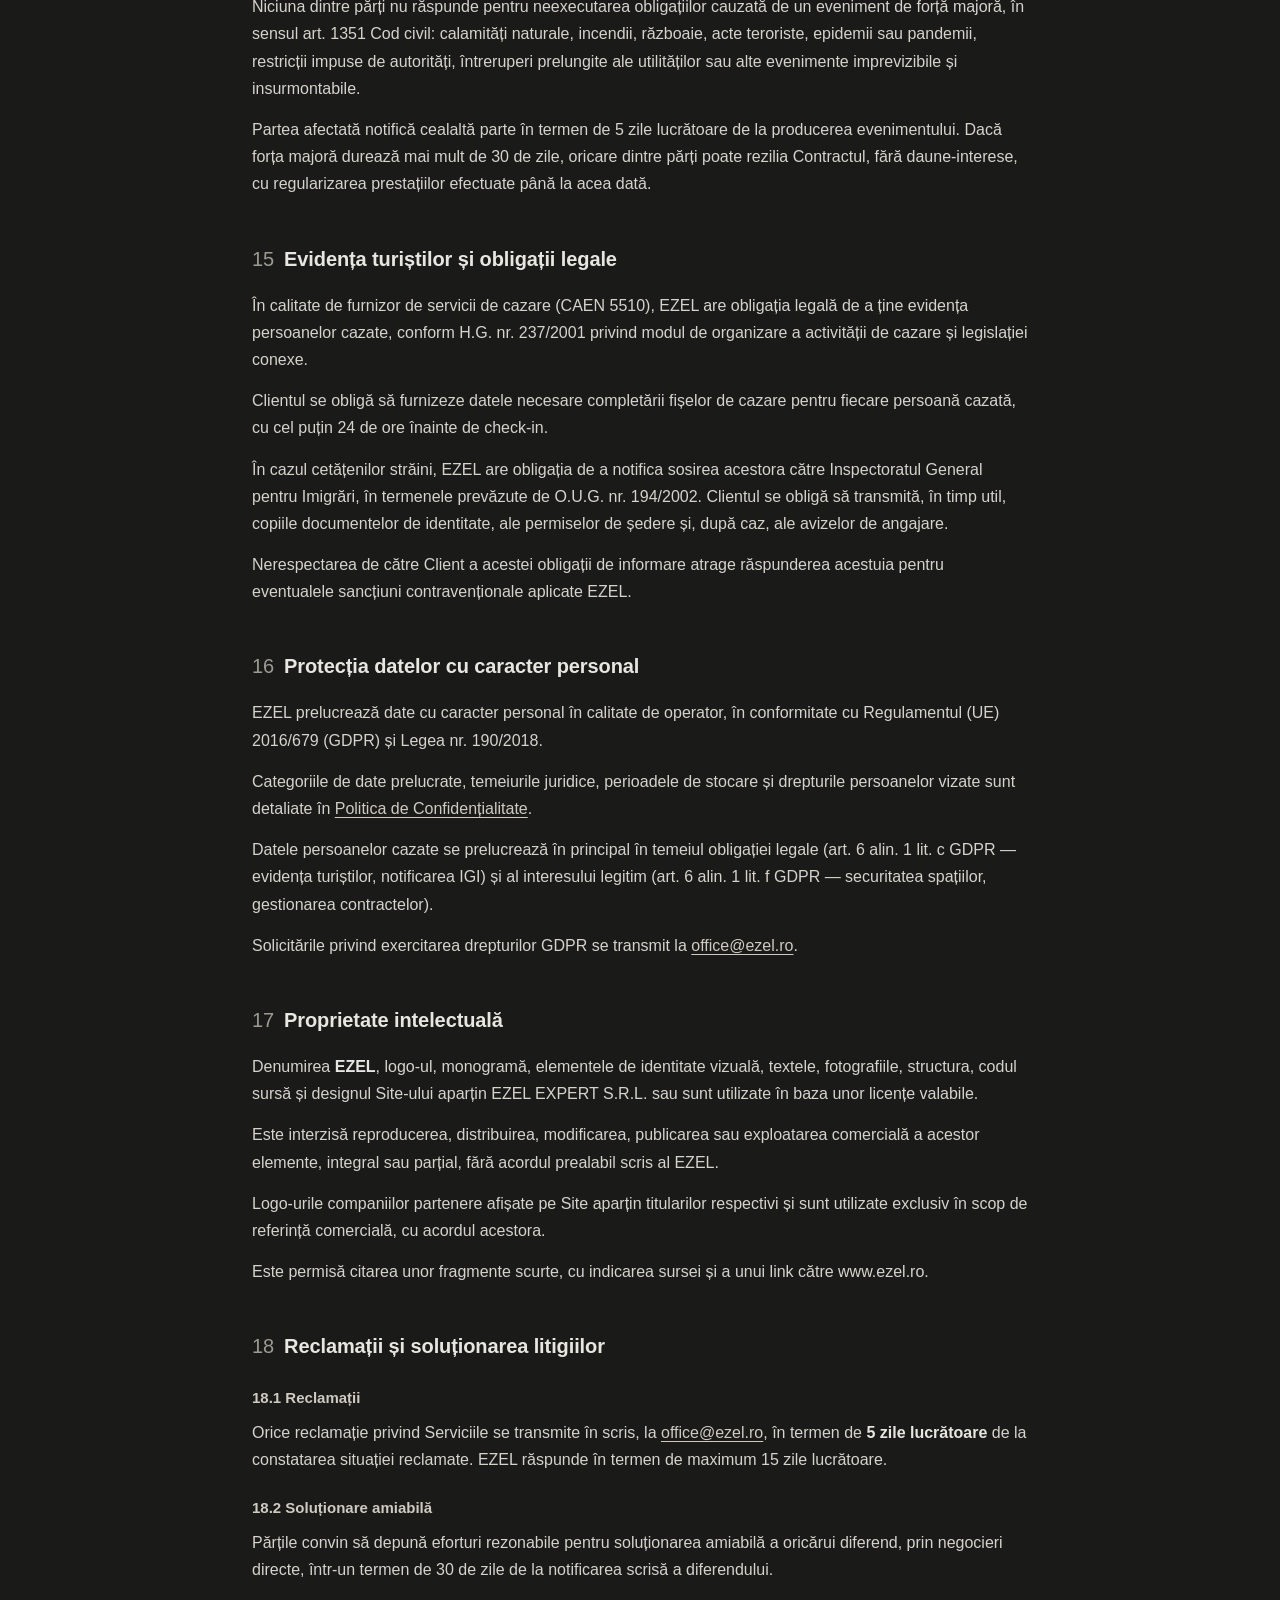
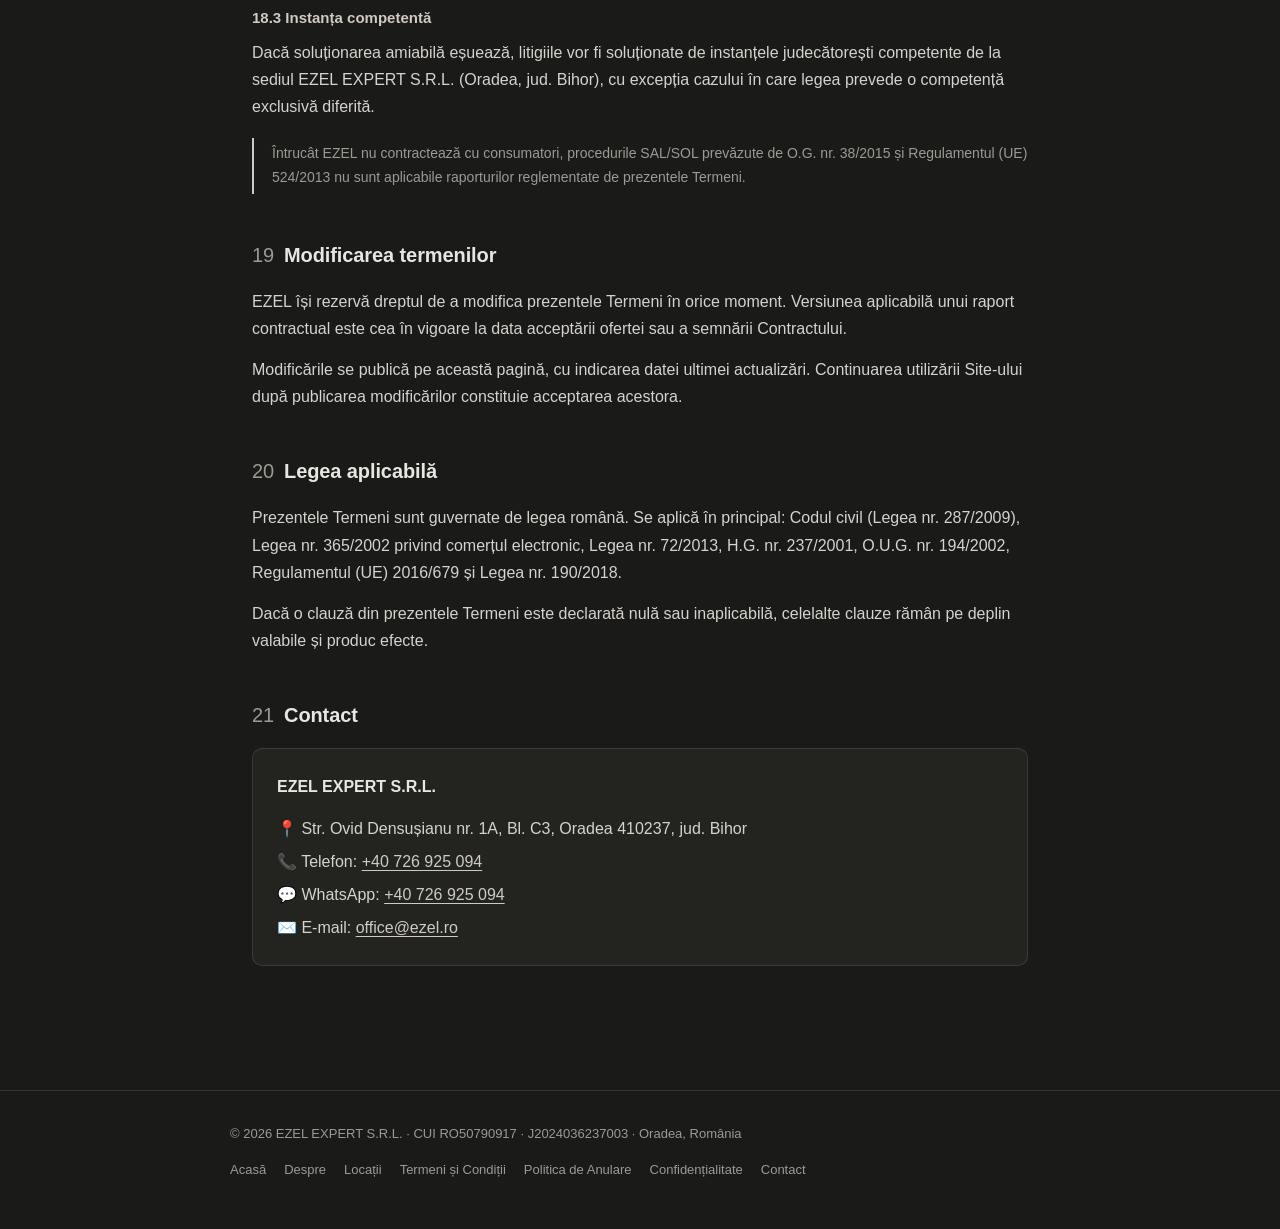
<file: termeni.html>
<!DOCTYPE html>
<html lang="ro">
<head>
<meta charset="UTF-8">
<meta name="viewport" content="width=device-width, initial-scale=1.0">
<title>Termeni și Condiții | EZEL — Cazare B2B Oradea</title>
<meta name="description" content="Termenii și condițiile de utilizare a site-ului ezel.ro și de prestare a serviciilor de cazare B2B oferite de EZEL EXPERT S.R.L., Oradea.">
<meta name="robots" content="index,follow">
<link rel="canonical" href="https://www.ezel.ro/termeni.html">
<meta name="theme-color" content="#1a1a18">
<style>
  :root{
    --grafit:#2B2D31;
    --beton:#CFCBC2;
    --bg:#1a1a18;
    --bg-soft:#232320;
    --text:#e8e6e1;
    --muted:#9d9a93;
    --line:rgba(207,203,194,.14);
    --accent:#CFCBC2;
    --max:820px;
  }
  *{box-sizing:border-box;margin:0;padding:0}
  html{scroll-behavior:smooth}
  body{
    background:var(--bg);color:var(--text);
    font-family:-apple-system,BlinkMacSystemFont,"Segoe UI",Inter,Roboto,Helvetica,Arial,sans-serif;
    line-height:1.7;-webkit-font-smoothing:antialiased;
  }
  a{color:var(--beton);text-decoration:underline;text-underline-offset:3px}
  a:hover{color:#fff}

  header.nav{
    position:sticky;top:0;z-index:20;
    background:rgba(26,26,24,.86);backdrop-filter:blur(10px);
    border-bottom:1px solid var(--line);
  }
  .nav-in{max-width:var(--max);margin:0 auto;padding:16px 22px;display:flex;align-items:center;justify-content:space-between;gap:16px}
  .brand{font-weight:700;letter-spacing:.22em;font-size:15px;text-decoration:none;color:var(--text)}
  .brand span{display:block;font-size:9px;letter-spacing:.18em;color:var(--muted);font-weight:500;margin-top:2px}
  .nav-links{display:flex;gap:20px;font-size:13px}
  .nav-links a{color:var(--muted);text-decoration:none}
  .nav-links a:hover{color:var(--text)}
  @media(max-width:640px){.nav-links{display:none}}

  main{max-width:var(--max);margin:0 auto;padding:56px 22px 80px}
  .eyebrow{font-size:11px;letter-spacing:.2em;text-transform:uppercase;color:var(--muted);margin-bottom:14px}
  h1{font-size:clamp(28px,5vw,42px);line-height:1.15;font-weight:600;letter-spacing:-.01em;margin-bottom:14px}
  .updated{color:var(--muted);font-size:13px;margin-bottom:40px;padding-bottom:28px;border-bottom:1px solid var(--line)}

  .toc{background:var(--bg-soft);border:1px solid var(--line);border-radius:10px;padding:20px 24px;margin-bottom:48px}
  .toc h2{font-size:12px;letter-spacing:.16em;text-transform:uppercase;color:var(--muted);font-weight:600;margin-bottom:12px}
  .toc ol{margin-left:18px;font-size:14px}
  .toc li{margin-bottom:5px}
  .toc a{color:var(--text);text-decoration:none}
  .toc a:hover{color:var(--beton);text-decoration:underline}

  section{margin-bottom:44px;scroll-margin-top:90px}
  h2.sec{font-size:20px;font-weight:600;margin-bottom:16px;letter-spacing:-.005em}
  h2.sec .num{color:var(--muted);font-weight:400;margin-right:10px}
  h3{font-size:15px;font-weight:600;margin:22px 0 8px;color:var(--beton)}
  p{margin-bottom:14px;color:#d6d3cd}
  ul,ol.body{margin:0 0 14px 22px;color:#d6d3cd}
  li{margin-bottom:7px}
  strong{color:var(--text);font-weight:600}

  .card{background:var(--bg-soft);border:1px solid var(--line);border-radius:10px;padding:24px}
  .card p:last-child{margin-bottom:0}
  .kv{display:grid;grid-template-columns:190px 1fr;gap:8px 18px;font-size:14px}
  .kv dt{color:var(--muted)}
  .kv dd{color:var(--text)}
  @media(max-width:560px){.kv{grid-template-columns:1fr;gap:2px 0}.kv dd{margin-bottom:12px}}

  .note{border-left:2px solid var(--beton);padding:4px 0 4px 18px;margin:18px 0;color:var(--muted);font-size:14px}
  .note strong{color:var(--beton)}

  footer{border-top:1px solid var(--line);padding:32px 22px 48px}
  .foot-in{max-width:var(--max);margin:0 auto;font-size:13px;color:var(--muted)}
  .foot-links{display:flex;flex-wrap:wrap;gap:18px;margin-top:14px}
  .foot-links a{color:var(--muted);text-decoration:none}
  .foot-links a:hover{color:var(--text)}
</style>
</head>
<body>

<header class="nav">
  <div class="nav-in">
    <a class="brand" href="/index.html">EZEL<span>B2B ACCOMMODATION</span></a>
    <nav class="nav-links">
      <a href="/index.html">Acasă</a>
      <a href="/despre.html">Despre</a>
      <a href="/locatii.html">Locații</a>
      <a href="/index.html#contact">Contact</a>
    </nav>
  </div>
</header>

<main>
  <div class="eyebrow">Documente legale</div>
  <h1>Termeni și Condiții</h1>
  <p class="updated">Ultima actualizare: 10 iulie 2026 · Versiunea 1.0</p>

  <nav class="toc" aria-label="Cuprins">
    <h2>Cuprins</h2>
    <ol>
      <li><a href="#s1">Identificarea prestatorului</a></li>
      <li><a href="#s2">Definiții</a></li>
      <li><a href="#s3">Obiectul și domeniul de aplicare</a></li>
      <li><a href="#s4">Caracterul exclusiv B2B al serviciilor</a></li>
      <li><a href="#s5">Utilizarea site-ului ezel.ro</a></li>
      <li><a href="#s6">Solicitarea ofertei și încheierea contractului</a></li>
      <li><a href="#s7">Prețuri, facturare și plată</a></li>
      <li><a href="#s8">Obligațiile EZEL</a></li>
      <li><a href="#s9">Obligațiile Clientului și ale persoanelor cazate</a></li>
      <li><a href="#s10">Regulament intern de cazare</a></li>
      <li><a href="#s11">Garanție, daune și pagube</a></li>
      <li><a href="#s12">Anulare, modificare și rambursare</a></li>
      <li><a href="#s13">Răspundere și limitarea răspunderii</a></li>
      <li><a href="#s14">Forță majoră</a></li>
      <li><a href="#s15">Evidența turiștilor și obligații legale</a></li>
      <li><a href="#s16">Protecția datelor cu caracter personal</a></li>
      <li><a href="#s17">Proprietate intelectuală</a></li>
      <li><a href="#s18">Reclamații și soluționarea litigiilor</a></li>
      <li><a href="#s19">Modificarea termenilor</a></li>
      <li><a href="#s20">Legea aplicabilă</a></li>
      <li><a href="#s21">Contact</a></li>
    </ol>
  </nav>

  <section id="s1">
    <h2 class="sec"><span class="num">1</span>Identificarea prestatorului</h2>
    <p>Site-ul <strong>www.ezel.ro</strong> este deținut și administrat de:</p>
    <div class="card">
      <dl class="kv">
        <dt>Denumire</dt><dd>EZEL EXPERT S.R.L.</dd>
        <dt>Cod unic de înregistrare</dt><dd>RO50790917</dd>
        <dt>Nr. înregistrare Reg. Com.</dt><dd>J2024036237003</dd>
        <dt>EUID</dt><dd>ROONRC.J2024036237003</dd>
        <dt>Sediu social</dt><dd>Str. Traian Lalescu nr. 20, Bl. PB30, Ap. 6, Oradea, jud. Bihor, România</dd>
        <dt>Locație principală</dt><dd>Str. Ovid Densușianu nr. 1A, Bl. C3, Oradea 410237, jud. Bihor</dd>
        <dt>Obiect principal de activitate</dt><dd>CAEN 5510 — Hoteluri și alte facilități de cazare similare</dd>
        <dt>Telefon</dt><dd><a href="tel:+40726925094">+40 726 925 094</a></dd>
        <dt>WhatsApp</dt><dd><a href="https://wa.me/40726925094" rel="noopener">+40 726 925 094</a></dd>
        <dt>E-mail</dt><dd><a href="mailto:office@ezel.ro">office@ezel.ro</a></dd>
        <dt>Website</dt><dd>www.ezel.ro</dd>
      </dl>
    </div>
    <p style="margin-top:16px">În continuare denumită <strong>„EZEL"</strong>, <strong>„Prestatorul"</strong> sau <strong>„noi"</strong>.</p>
  </section>

  <section id="s2">
    <h2 class="sec"><span class="num">2</span>Definiții</h2>
    <ul>
      <li><strong>Site</strong> — website-ul www.ezel.ro, inclusiv toate subpaginile și subdomeniile sale.</li>
      <li><strong>Client</strong> — persoana juridică, PFA, II, IF sau altă entitate care desfășoară activitate economică și care contractează serviciile EZEL în scopuri legate de activitatea sa profesională.</li>
      <li><strong>Persoană cazată</strong> — angajatul, colaboratorul, subcontractorul sau reprezentantul Clientului care ocupă efectiv un loc de cazare.</li>
      <li><strong>Servicii</strong> — punerea la dispoziție de spații de cazare (apartamente, camere, case), împreună cu serviciile conexe incluse: utilități, internet, curățenie, schimb lenjerie, parcare, acolo unde este cazul.</li>
      <li><strong>Contract</strong> — contractul de prestări servicii de cazare încheiat în scris între EZEL și Client, împreună cu ofertele, anexele și prezentele Termeni și Condiții.</li>
      <li><strong>Perioadă de cazare</strong> — intervalul convenit între data de check-in și data de check-out, astfel cum este stipulat în Contract sau în oferta acceptată.</li>
      <li><strong>Utilizator</strong> — orice persoană care accesează Site-ul, indiferent dacă devine sau nu Client.</li>
    </ul>
  </section>

  <section id="s3">
    <h2 class="sec"><span class="num">3</span>Obiectul și domeniul de aplicare</h2>
    <p>Prezentele Termeni și Condiții („Termenii") reglementează:</p>
    <ol class="body">
      <li>condițiile de accesare și utilizare a Site-ului de către orice Utilizator;</li>
      <li>cadrul general al raporturilor contractuale dintre EZEL și Client cu privire la prestarea Serviciilor de cazare.</li>
    </ol>
    <p>Accesarea și utilizarea Site-ului presupun acceptarea integrală și necondiționată a Termenilor. Dacă nu sunteți de acord cu aceștia, vă rugăm să nu utilizați Site-ul.</p>
    <div class="note">
      <strong>Ordinea de prioritate.</strong> În caz de neconcordanță între documente, se aplică în ordine: (1) Contractul semnat de părți, (2) oferta acceptată în scris, (3) prezentele Termeni și Condiții, (4) Regulamentul intern de cazare.
    </div>
  </section>

  <section id="s4">
    <h2 class="sec"><span class="num">4</span>Caracterul exclusiv B2B al serviciilor</h2>
    <p>EZEL prestează servicii <strong>exclusiv către profesioniști</strong> — persoane juridice și alte entități care acționează în scopuri legate de activitatea lor comercială, industrială sau profesională. EZEL <strong>nu contractează cu consumatori</strong> în sensul art. 2 pct. 2 din O.G. nr. 21/1992 și al O.U.G. nr. 34/2014.</p>
    <p>În consecință:</p>
    <ul>
      <li>Site-ul nu constituie un magazin online și nu permite încheierea de contracte la distanță cu persoane fizice;</li>
      <li>nu se efectuează plăți online prin Site;</li>
      <li>dispozițiile privind dreptul de retragere în 14 zile aplicabile consumatorilor nu se aplică raporturilor dintre EZEL și Client;</li>
      <li>orice rezervare este confirmată numai pe baza unei oferte acceptate în scris și/sau a unui Contract semnat.</li>
    </ul>
    <p>Clientul declară și garantează că acționează în calitate de profesionist și că persoanele cazate sunt angajați, colaboratori sau subcontractori ai săi.</p>
    <div class="note">
      Regimul anulărilor și al rambursărilor este detaliat în <a href="/politica-retur.html">Politica de Anulare, Modificare și Rambursare</a>, care face parte integrantă din prezentele Termeni.
    </div>
  </section>

  <section id="s5">
    <h2 class="sec"><span class="num">5</span>Utilizarea site-ului ezel.ro</h2>
    <p>Site-ul are caracter <strong>informativ și de prezentare</strong>. Informațiile publicate (descrieri, fotografii, număr de locuri, dotări, disponibilitate) sunt orientative și nu constituie o ofertă fermă în sensul art. 1188 Cod civil, ci o invitație de a oferta.</p>
    <p>Fotografiile au caracter ilustrativ. Aspectul efectiv al spațiilor poate diferi între locații; configurația concretă a spațiului alocat este stabilită în oferta acceptată.</p>
    <h3>Utilizarea acceptabilă</h3>
    <p>Utilizatorul se obligă să nu:</p>
    <ul>
      <li>utilizeze Site-ul în scopuri ilegale, frauduloase sau care contravin bunelor moravuri;</li>
      <li>transmită date false, incomplete sau aparținând altei persoane prin formularele Site-ului;</li>
      <li>întreprindă acțiuni de natură să afecteze funcționarea, securitatea sau integritatea Site-ului (atacuri automate, scraping masiv, injectare de cod, tentative de acces neautorizat);</li>
      <li>copieze, reproducă sau exploateze comercial conținutul Site-ului fără acordul scris al EZEL.</li>
    </ul>
    <p>EZEL depune eforturi rezonabile pentru menținerea Site-ului în stare de funcționare, dar nu garantează disponibilitatea neîntreruptă și își rezervă dreptul de a suspenda temporar accesul pentru mentenanță.</p>
  </section>

  <section id="s6">
    <h2 class="sec"><span class="num">6</span>Solicitarea ofertei și încheierea contractului</h2>
    <h3>6.1 Etapele</h3>
    <ol class="body">
      <li><strong>Solicitare.</strong> Clientul transmite o cerere prin formularul de pe Site, WhatsApp, telefon sau e-mail, indicând numărul de persoane, perioada estimată și localitatea punctului de lucru.</li>
      <li><strong>Ofertă.</strong> EZEL transmite o ofertă scrisă cuprinzând: locația, tipul spațiului, numărul de locuri, tariful, perioada, serviciile incluse și termenul de valabilitate al ofertei.</li>
      <li><strong>Acceptare.</strong> Oferta se consideră acceptată prin confirmarea scrisă a Clientului (e-mail, WhatsApp, comandă fermă) în interiorul termenului de valabilitate.</li>
      <li><strong>Contract.</strong> Pentru cazările pe termen mediu și lung se încheie un Contract de prestări servicii semnat de ambele părți.</li>
      <li><strong>Rezervare confirmată.</strong> Rezervarea devine fermă la momentul confirmării scrise de către EZEL și, dacă s-a solicitat, al încasării avansului sau garanției.</li>
    </ol>
    <h3>6.2 Valabilitatea ofertei</h3>
    <p>Dacă nu se prevede altfel, ofertele sunt valabile <strong>7 zile calendaristice</strong> de la data emiterii, sub rezerva disponibilității la momentul acceptării. Disponibilitatea nu este garantată până la confirmarea scrisă a rezervării.</p>
    <h3>6.3 Comunicări</h3>
    <p>Comunicările prin e-mail și WhatsApp între reprezentanții desemnați ai părților sunt considerate valabile și produc efecte juridice, cu excepția cazului în care Contractul prevede forma scrisă cu semnătură.</p>
  </section>

  <section id="s7">
    <h2 class="sec"><span class="num">7</span>Prețuri, facturare și plată</h2>
    <h3>7.1 Prețuri</h3>
    <p>Tarifele se stabilesc individual, în funcție de numărul de persoane, durata cazării, locație și serviciile incluse. Prețurile comunicate în ofertă sunt exprimate în lei (RON) și se menționează explicit dacă includ sau nu TVA. EZEL este înregistrată în scopuri de TVA (RO50790917).</p>
    <p>Site-ul nu afișează prețuri publice; tarifele se comunică la cerere, prin ofertă personalizată.</p>
    <h3>7.2 Ce include tariful</h3>
    <p>Dacă oferta nu prevede altfel, tariful include: cazarea propriu-zisă, utilitățile (energie electrică, apă, gaz/agent termic) în limitele unui consum normal, internet, curățenia spațiilor comune conform graficului, lenjeria de pat și prosoapele, cu schimb periodic.</p>
    <h3>7.3 Ce nu include tariful</h3>
    <p>Nu sunt incluse, dacă nu se convine expres: mesele, transportul persoanelor cazate, consumul excesiv de utilități față de un consum rezonabil, curățenia suplimentară solicitată, reparațiile cauzate de utilizare necorespunzătoare, serviciile de spălătorie personală.</p>
    <h3>7.4 Facturare</h3>
    <p>Facturile se emit lunar, în avans sau la sfârșitul perioadei de cazare, conform Contractului. Facturile se transmit electronic, prin sistemul național RO e-Factura (SPV), în conformitate cu legislația fiscală în vigoare.</p>
    <h3>7.5 Termen de plată și întârziere</h3>
    <p>Termenul standard de plată este de <strong>15 zile calendaristice</strong> de la data emiterii facturii, dacă în Contract nu se prevede altfel.</p>
    <p>În caz de întârziere, EZEL este îndreptățită la penalități de întârziere de <strong>0,1% pe zi</strong> din suma restantă, penalitățile putând depăși cuantumul debitului principal, conform Legii nr. 72/2013 privind combaterea întârzierii în executarea obligațiilor de plată în tranzacții comerciale.</p>
    <p>În cazul unei întârzieri mai mari de 30 de zile, EZEL poate suspenda prestarea Serviciilor, după o notificare prealabilă de 5 zile lucrătoare, fără a fi ținută răspunzătoare pentru consecințele suspendării.</p>
  </section>

  <section id="s8">
    <h2 class="sec"><span class="num">8</span>Obligațiile EZEL</h2>
    <ul>
      <li>să pună la dispoziția Clientului spațiile de cazare convenite, în stare corespunzătoare de funcționare, curățenie și siguranță;</li>
      <li>să asigure utilitățile și serviciile conexe incluse în ofertă;</li>
      <li>să remedieze în termen rezonabil defecțiunile semnalate care afectează folosința normală a spațiului;</li>
      <li>să asigure curățenia spațiilor și schimbul lenjeriei conform graficului convenit;</li>
      <li>să respecte confidențialitatea informațiilor comerciale ale Clientului;</li>
      <li>să prelucreze datele cu caracter personal în conformitate cu Regulamentul (UE) 2016/679 (GDPR);</li>
      <li>să emită facturi corecte și la termen.</li>
    </ul>
    <p>EZEL își rezervă dreptul de a înlocui spațiul de cazare alocat cu unul de calitate și dotare cel puțin echivalentă, în aceeași localitate sau într-o localitate limitrofă, cu notificarea prealabilă a Clientului, atunci când situații obiective impun acest lucru.</p>
  </section>

  <section id="s9">
    <h2 class="sec"><span class="num">9</span>Obligațiile Clientului și ale persoanelor cazate</h2>
    <p>Clientul răspunde pentru faptele persoanelor cazate ca pentru propriile fapte și se obligă:</p>
    <ul>
      <li>să comunice, înainte de check-in, lista nominală a persoanelor cazate, cu datele necesare completării evidenței obligatorii (nume, prenume, act de identitate, cetățenie);</li>
      <li>să notifice EZEL cu privire la orice modificare a componenței echipei cazate;</li>
      <li>să asigure respectarea Regulamentului intern de cazare de către toate persoanele cazate;</li>
      <li>să folosească spațiile exclusiv în scop de cazare, fără subînchiriere, cesiune sau găzduire de terți neanunțați;</li>
      <li>să nu depășească numărul de persoane convenit pentru fiecare spațiu;</li>
      <li>să achite la termen contravaloarea Serviciilor;</li>
      <li>să predea spațiul la check-out în starea în care a fost preluat, cu excepția uzurii normale.</li>
    </ul>
    <p>Nerespectarea obligațiilor de mai sus dă dreptul EZEL de a rezilia Contractul de plin drept, fără punere în întârziere și fără intervenția instanței, printr-o notificare scrisă.</p>
  </section>

  <section id="s10">
    <h2 class="sec"><span class="num">10</span>Regulament intern de cazare</h2>
    <p>În toate spațiile EZEL sunt aplicabile următoarele reguli minime, care se completează cu regulamentul afișat la fiecare locație:</p>
    <ul>
      <li><strong>Liniște.</strong> Se respectă orele de liniște, în intervalul 22:00 – 07:00, conform Legii nr. 61/1991.</li>
      <li><strong>Fumat.</strong> Fumatul este interzis în interiorul clădirilor, conform Legii nr. 349/2002, și este permis exclusiv în zonele special amenajate.</li>
      <li><strong>Vizitatori.</strong> Accesul persoanelor din afara listei de cazare este permis numai cu acordul prealabil al EZEL.</li>
      <li><strong>Substanțe interzise.</strong> Sunt strict interzise consumul, deținerea și comercializarea de substanțe interzise de lege.</li>
      <li><strong>Alcool.</strong> Consumul excesiv de alcool care perturbă liniștea sau siguranța celorlalte persoane cazate constituie motiv de evacuare.</li>
      <li><strong>Siguranță.</strong> Este interzisă modificarea instalațiilor electrice, sanitare sau de gaz, precum și utilizarea de aparate electrice cu consum ridicat neaprobate.</li>
      <li><strong>Animale.</strong> Accesul animalelor de companie este permis numai cu acordul scris prealabil al EZEL.</li>
      <li><strong>Chei și acces.</strong> Pierderea cheilor sau a cardurilor de acces se notifică imediat; costul înlocuirii se suportă de Client.</li>
    </ul>
    <p>Încălcarea gravă sau repetată a regulamentului dă dreptul EZEL de a dispune evacuarea imediată a persoanei în cauză, fără restituirea sumelor aferente perioadei rămase pentru acea persoană.</p>
  </section>

  <section id="s11">
    <h2 class="sec"><span class="num">11</span>Garanție, daune și pagube</h2>
    <h3>11.1 Garanție</h3>
    <p>EZEL poate solicita, pentru cazările de durată sau pentru echipe numeroase, o <strong>garanție de bună execuție</strong> stabilită prin Contract. Garanția se restituie în termen de 15 zile lucrătoare de la check-out, după inventarierea spațiului, din care se rețin, dacă este cazul, sumele necesare acoperirii daunelor și facturilor restante.</p>
    <h3>11.2 Constatarea daunelor</h3>
    <p>La check-in și check-out se întocmește un proces-verbal de predare-primire, cu inventarul bunurilor și starea spațiului. Diferențele constatate la check-out se consemnează și se facturează Clientului, la valoarea de înlocuire a bunurilor sau la costul efectiv al reparațiilor.</p>
    <h3>11.3 Uzura normală</h3>
    <p>Uzura normală rezultată din folosința obișnuită a spațiului nu se facturează.</p>
    <h3>11.4 Bunuri personale</h3>
    <p>EZEL nu răspunde pentru pierderea, furtul sau deteriorarea bunurilor personale ale persoanelor cazate lăsate în spații, în lipsa unei culpe dovedite a EZEL.</p>
  </section>

  <section id="s12">
    <h2 class="sec"><span class="num">12</span>Anulare, modificare și rambursare</h2>
    <p>Condițiile de anulare a rezervărilor, de modificare a perioadei sau a numărului de persoane, precum și regimul rambursărilor sunt reglementate integral în documentul separat <strong><a href="/politica-retur.html">Politica de Anulare, Modificare și Rambursare</a></strong>, care face parte integrantă din prezentele Termeni.</p>
    <p>Termenele de anulare stipulate în Contractul semnat prevalează asupra celor din politica generală.</p>
  </section>

  <section id="s13">
    <h2 class="sec"><span class="num">13</span>Răspundere și limitarea răspunderii</h2>
    <p>EZEL răspunde pentru prejudiciile directe cauzate Clientului prin neexecutarea culpabilă a obligațiilor contractuale.</p>
    <p>În limitele permise de lege și cu excepția cazurilor de dol sau culpă gravă:</p>
    <ul>
      <li>răspunderea totală cumulată a EZEL față de Client este limitată la <strong>valoarea Serviciilor facturate în ultimele 3 luni</strong> anterioare producerii evenimentului prejudiciabil;</li>
      <li>EZEL nu răspunde pentru prejudicii indirecte, pierderi de profit, pierderi de oportunități comerciale, întârzieri în executarea lucrărilor Clientului sau penalități contractuale suportate de Client față de terți;</li>
      <li>EZEL nu răspunde pentru întreruperile în furnizarea utilităților imputabile furnizorilor de utilități sau autorităților.</li>
    </ul>
    <p>Clientul răspunde integral pentru prejudiciile cauzate spațiilor, dotărilor și terților de către persoanele cazate.</p>
  </section>

  <section id="s14">
    <h2 class="sec"><span class="num">14</span>Forță majoră</h2>
    <p>Niciuna dintre părți nu răspunde pentru neexecutarea obligațiilor cauzată de un eveniment de forță majoră, în sensul art. 1351 Cod civil: calamități naturale, incendii, războaie, acte teroriste, epidemii sau pandemii, restricții impuse de autorități, întreruperi prelungite ale utilităților sau alte evenimente imprevizibile și insurmontabile.</p>
    <p>Partea afectată notifică cealaltă parte în termen de 5 zile lucrătoare de la producerea evenimentului. Dacă forța majoră durează mai mult de 30 de zile, oricare dintre părți poate rezilia Contractul, fără daune-interese, cu regularizarea prestațiilor efectuate până la acea dată.</p>
  </section>

  <section id="s15">
    <h2 class="sec"><span class="num">15</span>Evidența turiștilor și obligații legale</h2>
    <p>În calitate de furnizor de servicii de cazare (CAEN 5510), EZEL are obligația legală de a ține evidența persoanelor cazate, conform H.G. nr. 237/2001 privind modul de organizare a activității de cazare și legislației conexe.</p>
    <p>Clientul se obligă să furnizeze datele necesare completării fișelor de cazare pentru fiecare persoană cazată, cu cel puțin 24 de ore înainte de check-in.</p>
    <p>În cazul cetățenilor străini, EZEL are obligația de a notifica sosirea acestora către Inspectoratul General pentru Imigrări, în termenele prevăzute de O.U.G. nr. 194/2002. Clientul se obligă să transmită, în timp util, copiile documentelor de identitate, ale permiselor de ședere și, după caz, ale avizelor de angajare.</p>
    <p>Nerespectarea de către Client a acestei obligații de informare atrage răspunderea acestuia pentru eventualele sancțiuni contravenționale aplicate EZEL.</p>
  </section>

  <section id="s16">
    <h2 class="sec"><span class="num">16</span>Protecția datelor cu caracter personal</h2>
    <p>EZEL prelucrează date cu caracter personal în calitate de operator, în conformitate cu Regulamentul (UE) 2016/679 (GDPR) și Legea nr. 190/2018.</p>
    <p>Categoriile de date prelucrate, temeiurile juridice, perioadele de stocare și drepturile persoanelor vizate sunt detaliate în <a href="/politica-confidentialitate.html">Politica de Confidențialitate</a>.</p>
    <p>Datele persoanelor cazate se prelucrează în principal în temeiul obligației legale (art. 6 alin. 1 lit. c GDPR — evidența turiștilor, notificarea IGI) și al interesului legitim (art. 6 alin. 1 lit. f GDPR — securitatea spațiilor, gestionarea contractelor).</p>
    <p>Solicitările privind exercitarea drepturilor GDPR se transmit la <a href="mailto:office@ezel.ro">office@ezel.ro</a>.</p>
  </section>

  <section id="s17">
    <h2 class="sec"><span class="num">17</span>Proprietate intelectuală</h2>
    <p>Denumirea <strong>EZEL</strong>, logo-ul, monogramă, elementele de identitate vizuală, textele, fotografiile, structura, codul sursă și designul Site-ului aparțin EZEL EXPERT S.R.L. sau sunt utilizate în baza unor licențe valabile.</p>
    <p>Este interzisă reproducerea, distribuirea, modificarea, publicarea sau exploatarea comercială a acestor elemente, integral sau parțial, fără acordul prealabil scris al EZEL.</p>
    <p>Logo-urile companiilor partenere afișate pe Site aparțin titularilor respectivi și sunt utilizate exclusiv în scop de referință comercială, cu acordul acestora.</p>
    <p>Este permisă citarea unor fragmente scurte, cu indicarea sursei și a unui link către www.ezel.ro.</p>
  </section>

  <section id="s18">
    <h2 class="sec"><span class="num">18</span>Reclamații și soluționarea litigiilor</h2>
    <h3>18.1 Reclamații</h3>
    <p>Orice reclamație privind Serviciile se transmite în scris, la <a href="mailto:office@ezel.ro">office@ezel.ro</a>, în termen de <strong>5 zile lucrătoare</strong> de la constatarea situației reclamate. EZEL răspunde în termen de maximum 15 zile lucrătoare.</p>
    <h3>18.2 Soluționare amiabilă</h3>
    <p>Părțile convin să depună eforturi rezonabile pentru soluționarea amiabilă a oricărui diferend, prin negocieri directe, într-un termen de 30 de zile de la notificarea scrisă a diferendului.</p>
    <h3>18.3 Instanța competentă</h3>
    <p>Dacă soluționarea amiabilă eșuează, litigiile vor fi soluționate de instanțele judecătorești competente de la sediul EZEL EXPERT S.R.L. (Oradea, jud. Bihor), cu excepția cazului în care legea prevede o competență exclusivă diferită.</p>
    <div class="note">
      Întrucât EZEL nu contractează cu consumatori, procedurile SAL/SOL prevăzute de O.G. nr. 38/2015 și Regulamentul (UE) 524/2013 nu sunt aplicabile raporturilor reglementate de prezentele Termeni.
    </div>
  </section>

  <section id="s19">
    <h2 class="sec"><span class="num">19</span>Modificarea termenilor</h2>
    <p>EZEL își rezervă dreptul de a modifica prezentele Termeni în orice moment. Versiunea aplicabilă unui raport contractual este cea în vigoare la data acceptării ofertei sau a semnării Contractului.</p>
    <p>Modificările se publică pe această pagină, cu indicarea datei ultimei actualizări. Continuarea utilizării Site-ului după publicarea modificărilor constituie acceptarea acestora.</p>
  </section>

  <section id="s20">
    <h2 class="sec"><span class="num">20</span>Legea aplicabilă</h2>
    <p>Prezentele Termeni sunt guvernate de legea română. Se aplică în principal: Codul civil (Legea nr. 287/2009), Legea nr. 365/2002 privind comerțul electronic, Legea nr. 72/2013, H.G. nr. 237/2001, O.U.G. nr. 194/2002, Regulamentul (UE) 2016/679 și Legea nr. 190/2018.</p>
    <p>Dacă o clauză din prezentele Termeni este declarată nulă sau inaplicabilă, celelalte clauze rămân pe deplin valabile și produc efecte.</p>
  </section>

  <section id="s21">
    <h2 class="sec"><span class="num">21</span>Contact</h2>
    <div class="card">
      <p><strong>EZEL EXPERT S.R.L.</strong></p>
      <p style="margin-bottom:6px">📍 Str. Ovid Densușianu nr. 1A, Bl. C3, Oradea 410237, jud. Bihor</p>
      <p style="margin-bottom:6px">📞 Telefon: <a href="tel:+40726925094">+40 726 925 094</a></p>
      <p style="margin-bottom:6px">💬 WhatsApp: <a href="https://wa.me/40726925094" rel="noopener">+40 726 925 094</a></p>
      <p style="margin-bottom:0">✉️ E-mail: <a href="mailto:office@ezel.ro">office@ezel.ro</a></p>
    </div>
  </section>
</main>

<footer>
  <div class="foot-in">
    <div>© 2026 EZEL EXPERT S.R.L. · CUI RO50790917 · J2024036237003 · Oradea, România</div>
    <div class="foot-links">
      <a href="/index.html">Acasă</a>
      <a href="/despre.html">Despre</a>
      <a href="/locatii.html">Locații</a>
      <a href="/termeni.html">Termeni și Condiții</a>
      <a href="/politica-retur.html">Politica de Anulare</a>
      <a href="/politica-confidentialitate.html">Confidențialitate</a>
      <a href="/index.html#contact">Contact</a>
    </div>
  </div>
</footer>

</body>
</html>
</file>
<file: css/ezel.css>
/* ===========================================================
   EZEL — B2B Accommodation · stil comun (landing + blog)
   =========================================================== */
*, *::before, *::after { box-sizing: border-box; margin: 0; padding: 0; }

:root{
  --ink:#1a1a18; --cream:#f7f3ec; --warm:#e8e0d2;
  --gold:#b8962e; --gold-lt:#d4b55a; --rust:#8b4513;
  --muted:#6b6459; --white:#fff; --card-bg:#fdfaf5; --wa:#25D366;
  --serif:'Cormorant Garamond', Georgia, serif;
  --sans:'DM Sans', -apple-system, BlinkMacSystemFont, sans-serif;
}
html{ scroll-behavior:smooth; }
body{ font-family:var(--sans); background:var(--cream); color:var(--ink); overflow-x:hidden; line-height:1.6; }
img{ display:block; }
a{ color:inherit; }

/* ── NAV ── */
nav:not(.footer-nav){ position:fixed; top:0; left:0; right:0; z-index:100; display:flex; align-items:center;
  justify-content:space-between; padding:1rem 4rem; background:rgba(247,243,236,.97);
  backdrop-filter:blur(12px); border-bottom:1px solid rgba(184,150,46,.25);
  box-shadow:0 2px 16px rgba(26,26,24,.08); }
.logo{ display:flex; flex-direction:column; align-items:center; gap:2px; text-decoration:none; line-height:1; }
.logo-txt{ display:flex; flex-direction:column; align-items:center; line-height:1; }
.logo-name{ font-family:var(--serif); font-size:1.65rem; font-weight:600; letter-spacing:.14em; color:var(--ink); text-align:center; padding-left:.14em; }
.logo-sub{ font-family:var(--sans); font-size:.52rem; font-weight:500; letter-spacing:.3em; text-transform:uppercase; color:var(--gold); margin-top:4px; text-align:center; padding-left:.3em; }
.nav-links{ display:flex; gap:2.3rem; list-style:none; align-items:center; }
.nav-links a{ text-decoration:none; color:var(--muted); font-size:.85rem; font-weight:500; letter-spacing:.08em; text-transform:uppercase; transition:color .2s; }
.nav-links a:hover{ color:var(--gold); }
.nav-cta{ background:var(--gold); color:var(--white)!important; border:none; padding:.65rem 1.5rem; border-radius:2px;
  cursor:pointer; font-family:var(--sans); font-size:.82rem; font-weight:500; letter-spacing:.08em; text-transform:uppercase; text-decoration:none; transition:background .2s; }
.nav-cta:hover{ background:var(--gold-lt); }
.nav-links-cta{ display:none; }
/* hamburger (mobil) */
.nav-toggle{ display:none; flex-direction:column; justify-content:center; gap:5px; width:44px; height:44px;
  background:none; border:0; cursor:pointer; padding:9px; margin-left:.5rem; }
.nav-toggle span{ display:block; width:100%; height:2px; border-radius:2px; background:var(--ink); transition:transform .25s, opacity .25s; }
nav.open .nav-toggle span:nth-child(1){ transform:translateY(7px) rotate(45deg); }
nav.open .nav-toggle span:nth-child(2){ opacity:0; }
nav.open .nav-toggle span:nth-child(3){ transform:translateY(-7px) rotate(-45deg); }

/* ── BUTOANE ── */
.btn-primary{ display:inline-flex; align-items:center; gap:.5rem; background:var(--ink); color:var(--cream); padding:1rem 2rem; border-radius:2px;
  text-decoration:none; font-size:.88rem; font-weight:500; letter-spacing:.05em; transition:background .25s, transform .2s; }
.btn-primary:hover{ background:var(--gold); transform:translateY(-2px); }
.btn-secondary{ display:inline-flex; align-items:center; gap:.5rem; border:1.5px solid var(--gold); color:var(--gold); padding:1rem 2rem; border-radius:2px;
  text-decoration:none; font-size:.88rem; font-weight:500; letter-spacing:.05em; transition:all .25s; }
.btn-secondary:hover{ background:var(--gold); color:var(--white); transform:translateY(-2px); }

/* ── HERO ── */
.hero{ position:relative; min-height:100vh; display:flex; align-items:center; padding-top:80px; overflow:hidden; }
.hero::before{ content:''; position:absolute; inset:0; background:url('../poze/exterior-close.jpg') center/cover no-repeat; z-index:0; }
.hero::after{ content:''; position:absolute; inset:0; z-index:1; background:linear-gradient(90deg, rgba(247,243,236,.97) 0%, rgba(247,243,236,.9) 30%, rgba(247,243,236,.6) 62%, rgba(247,243,236,.28) 100%); }
.hero-left{ position:relative; z-index:2; display:flex; flex-direction:column; justify-content:center; max-width:640px; padding:6rem 4rem 6rem 5rem; }
.hero-label{ font-size:.75rem; font-weight:500; letter-spacing:.2em; text-transform:uppercase; color:var(--gold); margin-bottom:1.5rem; }
.hero-title{ font-family:var(--serif); font-size:clamp(3rem,5vw,5.5rem); font-weight:300; line-height:1.08; color:var(--ink); margin-bottom:1.8rem; }
.hero-title em{ font-style:italic; color:var(--gold); }
.hero-tagline{ font-family:var(--serif); font-style:italic; font-size:1.5rem; color:var(--muted); margin:-0.6rem 0 1.6rem; }
.hero-subtitle{ font-size:1rem; line-height:1.75; color:var(--muted); max-width:440px; margin-bottom:3rem; }
.hero-actions{ display:flex; gap:1rem; flex-wrap:wrap; }
.hero-stats{ display:flex; gap:3rem; margin-top:4rem; padding-top:2rem; border-top:1px solid var(--warm); }
.stat-num{ font-family:var(--serif); font-size:2.2rem; font-weight:600; color:var(--gold); }
.stat-lbl{ font-size:.78rem; color:var(--muted); letter-spacing:.05em; }
.hero-right{ position:relative; overflow:hidden; }
.hero-right::before{ content:''; position:absolute; inset:0; background:linear-gradient(135deg,rgba(184,150,46,.08) 0%,transparent 60%); z-index:1; }
.hero-mosaic{ display:grid; grid-template-rows:1fr 1fr; height:100%; gap:3px; }
.hero-mosaic .img-top{ overflow:hidden; }
.hero-mosaic .img-bottom{ display:grid; grid-template-columns:1fr 1fr; gap:3px; }
.hero-mosaic img{ width:100%; height:100%; object-fit:cover; transition:transform .6s ease; }
.hero-mosaic img:hover{ transform:scale(1.03); }
.deco-line{ position:absolute; left:5rem; bottom:3rem; display:flex; align-items:center; gap:.75rem; font-size:.72rem; letter-spacing:.15em; text-transform:uppercase; color:var(--muted); }
.deco-line::before{ content:''; display:block; width:40px; height:1px; background:var(--gold); }

/* ── SECTION BASE ── */
section{ padding:4.5rem 5rem; }
.section-label{ font-size:.72rem; letter-spacing:.22em; text-transform:uppercase; color:var(--gold); margin-bottom:1rem; }
.section-title{ font-family:var(--serif); font-size:clamp(2rem,3.5vw,3.2rem); font-weight:300; line-height:1.15; color:var(--ink); margin-bottom:1.25rem; }
.section-title em{ font-style:italic; color:var(--gold); }
.section-sub{ font-size:.95rem; color:var(--muted); line-height:1.8; max-width:520px; }

#despre{ background:var(--warm); }

/* ── Texte centrate pe homepage (hero-ul rămâne aliniat la stânga) ── */
.section-label, .section-title{ text-align:center; }
.section-sub{ text-align:center; max-width:600px; margin-left:auto; margin-right:auto; }
.features-header, .reviews-header{ margin-left:auto; margin-right:auto; text-align:center; }
.gallery-header{ text-align:center; }
#despre .hero-actions{ justify-content:center; }
.feat-card{ text-align:center; }
.review-card{ text-align:center; }
.reviewer{ justify-content:center; }
/* ── FEATURES ── */
#avantaje{ background:var(--ink); }
#avantaje .section-label{ color:var(--gold-lt); }
#avantaje .section-title{ color:var(--cream); }
#avantaje .section-sub{ color:rgba(247,243,236,.6); }
.features-header{ max-width:640px; margin-bottom:3rem; }
.features-grid{ display:grid; grid-template-columns:repeat(3,1fr); gap:1.5px; background:rgba(255,255,255,.06); }
.feat-card{ background:rgba(255,255,255,.03); padding:3rem 2.5rem; transition:background .3s; }
.feat-card:hover{ background:rgba(184,150,46,.08); }
.feat-icon{ font-size:2rem; margin-bottom:1.5rem; }
.feat-title{ font-family:var(--serif); font-size:1.35rem; font-weight:400; color:var(--cream); margin-bottom:.75rem; }
.feat-desc{ font-size:.88rem; color:rgba(247,243,236,.55); line-height:1.75; }

/* ── GALLERY ── */
#galerie{ padding:4.5rem 0; background:var(--cream); }
.gallery-header{ padding:0 5rem; margin-bottom:3rem; }
.gallery-scroll{ display:flex; gap:1rem; overflow-x:auto; padding:0 5rem 1.5rem; scrollbar-width:none; }
.gallery-scroll::-webkit-scrollbar{ display:none; }
.gallery-item{ flex:0 0 auto; width:360px; height:320px; border-radius:4px; overflow:hidden; position:relative; }
.gallery-item img{ width:100%; height:100%; object-fit:cover; transition:transform .5s ease; }
.gallery-item:hover img{ transform:scale(1.04); }
.gallery-item:nth-child(1){ width:380px; height:320px; }
.gallery-item:nth-child(2){ width:260px; height:320px; }
.gallery-item:nth-child(3){ width:440px; height:320px; }
.gallery-item:nth-child(4){ width:300px; height:320px; }
.gallery-item:nth-child(5){ width:360px; height:320px; }
.gallery-caption{ position:absolute; bottom:0; left:0; right:0; padding:1rem 1.25rem;
  background:linear-gradient(to top,rgba(26,26,24,.75) 0%,transparent 100%); color:var(--cream);
  font-size:.78rem; letter-spacing:.08em; text-transform:uppercase; opacity:0; transition:opacity .3s; }
.gallery-item:hover .gallery-caption{ opacity:1; }

/* ── REVIEWS ── */
#recenzii{ background:var(--warm); }
.reviews-header{ max-width:540px; margin-bottom:4rem; }
.reviews-grid{ display:grid; grid-template-columns:repeat(3,1fr); gap:1.5rem; }
.review-card{ background:var(--card-bg); padding:2.5rem; border-radius:4px; border:1px solid rgba(184,150,46,.1); position:relative; transition:transform .3s, box-shadow .3s; }
.review-card:hover{ transform:translateY(-4px); box-shadow:0 20px 40px rgba(26,26,24,.08); }
.quote-mark{ font-family:var(--serif); font-size:4rem; line-height:1; color:var(--gold); opacity:.3; position:absolute; top:1rem; right:1.5rem; }
.stars{ color:var(--gold); font-size:.9rem; margin-bottom:1rem; }
.review-text{ font-size:.93rem; color:var(--muted); line-height:1.8; margin-bottom:1.5rem; font-style:italic; }
.reviewer{ display:flex; align-items:center; gap:.75rem; }
.reviewer-avatar{ width:40px; height:40px; border-radius:50%; background:var(--warm); overflow:hidden; display:flex; align-items:center; justify-content:center; font-size:1.1rem; }
.reviewer-name{ font-weight:500; font-size:.88rem; color:var(--ink); }
.reviewer-role{ font-size:.75rem; color:var(--muted); letter-spacing:.05em; }

/* ── CAROUSEL (galerie · recenzii · parteneri) ── */
.carousel{ position:relative; }
.carousel-track{ overflow-x:auto; scroll-snap-type:x mandatory; scrollbar-width:none; -webkit-overflow-scrolling:touch; }
.carousel-track::-webkit-scrollbar{ display:none; }
.carousel-track > *{ scroll-snap-align:start; }
.carousel-btn{ position:absolute; top:50%; transform:translateY(-50%); z-index:6; width:46px; height:46px; border:none; border-radius:50%;
  background:var(--gold); color:#fff; font-size:1.7rem; line-height:1; cursor:pointer; display:flex; align-items:center; justify-content:center;
  box-shadow:0 6px 18px rgba(26,26,24,.2); transition:background .2s, transform .2s; opacity:.92; }
.carousel-btn:hover{ background:var(--gold-lt); opacity:1; transform:translateY(-50%) scale(1.06); }
.carousel-prev{ left:1rem; }
.carousel-next{ right:1rem; }
.carousel-btn{ display:none; }
/* săgeți discrete doar la galerie și recenzii (semi-transparente, ca să nu acopere conținutul) */
#galerie .carousel-btn, #recenzii .carousel-btn{ display:flex; width:38px; height:38px; font-size:1.3rem;
  background:rgba(26,26,24,.32); color:#fff; box-shadow:none; opacity:.55; }
#galerie .carousel-btn:hover, #recenzii .carousel-btn:hover{ background:rgba(26,26,24,.78); opacity:1; }

/* recenzii ca slider */
.reviews-track{ display:flex; gap:1.5rem; padding:.5rem .25rem 1rem; }
#recenzii .review-card{ flex:0 0 calc((100% - 3rem) / 3); max-width:none; }
/* galerie: câte 4 pe rând */
#galerie .gallery-item{ flex:0 0 calc((100% - 3rem) / 4); width:auto; }

/* ── PARTENERI / CLIENTI ── */
#parteneri{ background:var(--cream); padding:4rem 0; }
.partners-header{ max-width:640px; margin:0 auto 3rem; padding:0 5rem; text-align:center; }
.partners-track{ display:flex; gap:2rem; padding:.5rem 5rem 1rem; }
.partner-logo{ flex:0 0 calc((100% - 6rem) / 4); height:120px; display:flex; align-items:center; justify-content:center; padding:.4rem;
  background:none; border:none; overflow:hidden; }
.partner-logo img{ max-width:100%; max-height:100%; object-fit:contain; transition:transform .3s; }
.partner-logo:hover img{ transform:scale(1.05); }
/* ajustări individuale pe logo-uri (după fișier, ca să nu depindă de ordine) */
#parteneri .partner-logo img[src*="partener10.png"],
#parteneri .partner-logo img[src*="partener8.png"],
#parteneri .partner-logo img[src*="partener18.png"],
#parteneri .partner-logo img[src*="partener20.png"],
#parteneri .partner-logo img[src*="partener21.png"]{ transform:scale(1.45); }
.partner-logo .ph{ color:var(--muted); font-size:.8rem; letter-spacing:.08em; text-transform:uppercase; text-align:center; }

/* ── FAQ ── */
#faq{ background:var(--cream); }
.faq-wrap{ max-width:820px; margin:0 auto; }
.faq-head{ text-align:center; margin-bottom:3.5rem; }
.faq-item{ border-bottom:1px solid var(--warm); }
.faq-item summary{ list-style:none; cursor:pointer; padding:1.5rem 0; display:flex; justify-content:space-between; align-items:center; gap:1.5rem;
  font-family:var(--serif); font-size:1.3rem; font-weight:500; color:var(--ink); }
.faq-item summary::-webkit-details-marker{ display:none; }
.faq-item summary::after{ content:'+'; font-family:var(--sans); font-size:1.6rem; color:var(--gold); transition:transform .25s; flex:0 0 auto; }
.faq-item[open] summary::after{ transform:rotate(45deg); }
.faq-item summary:hover{ color:var(--gold); }
.faq-answer{ padding:0 0 1.6rem; color:var(--muted); font-size:.98rem; line-height:1.8; max-width:680px; }

/* ── CONTACT ── */
#contact{ background:var(--ink); }
.contact-inner{ display:grid; grid-template-columns:1fr 1fr; gap:6rem; align-items:center; }
.contact-left .section-label{ color:var(--gold-lt); }
.contact-left .section-title{ color:var(--cream); }
.contact-left .section-sub{ color:rgba(247,243,236,.55); margin-bottom:3rem; }
.contact-methods{ display:flex; flex-direction:column; gap:1.25rem; }
.contact-btn{ display:flex; align-items:center; gap:1rem; padding:1.25rem 1.75rem; border-radius:4px; text-decoration:none; transition:all .25s; }
.contact-btn.whatsapp{ background:#25D366; color:#fff; }
.contact-btn.whatsapp:hover{ background:#1ebe5b; transform:translateX(4px); }
.contact-btn.phone{ background:rgba(255,255,255,.05); color:var(--cream); border:1px solid rgba(255,255,255,.12); }
.contact-btn.phone:hover{ background:rgba(184,150,46,.15); border-color:var(--gold); transform:translateX(4px); }
.contact-btn-icon{ display:flex; }
.contact-btn-text{ display:flex; flex-direction:column; }
.contact-btn-label{ font-size:.72rem; letter-spacing:.12em; text-transform:uppercase; opacity:.65; }
.contact-btn-value{ font-size:1rem; font-weight:500; }
.contact-right{ background:rgba(255,255,255,.04); border:1px solid rgba(255,255,255,.06); border-radius:6px; padding:3rem; }
.form-title{ font-family:var(--serif); font-size:1.6rem; color:var(--cream); margin-bottom:2rem; }
.form-row{ margin-bottom:1.25rem; }
.form-label{ display:block; font-size:.75rem; letter-spacing:.1em; text-transform:uppercase; color:rgba(247,243,236,.5); margin-bottom:.5rem; }
.form-input,.form-textarea{ width:100%; background:rgba(255,255,255,.06); border:1px solid rgba(255,255,255,.1); color:var(--cream); padding:.85rem 1rem;
  border-radius:3px; font-family:var(--sans); font-size:.9rem; outline:none; transition:border-color .2s; }
.form-input::placeholder,.form-textarea::placeholder{ color:rgba(247,243,236,.4); }
.form-input:focus,.form-textarea:focus{ border-color:var(--gold); }
.form-textarea{ height:100px; resize:none; }
.form-submit{ width:100%; padding:1rem; background:var(--gold); color:var(--white); border:none; border-radius:3px; cursor:pointer;
  font-family:var(--sans); font-size:.88rem; font-weight:500; letter-spacing:.08em; text-transform:uppercase; transition:background .2s, transform .2s; margin-top:.5rem; }
.form-submit:hover{ background:var(--gold-lt); transform:translateY(-2px); }

/* ── FOOTER ── */
footer{ background:#111110; padding:3rem 5rem; display:flex; justify-content:space-between; align-items:center; gap:1rem; flex-wrap:wrap; border-top:1px solid rgba(255,255,255,.06); }
.footer-logo{ display:flex; align-items:center; gap:.6rem; font-family:var(--serif); font-size:1.45rem; color:var(--cream); letter-spacing:.16em; }
.footer-logo svg.footer-mark{ height:30px; width:auto; flex:0 0 auto; }
.footer-social{ display:flex; justify-content:center; gap:.7rem; margin-top:1.2rem; }
.footer-social a{ display:flex; align-items:center; justify-content:center; width:40px; height:40px; border-radius:50%; background:rgba(247,243,236,.09); color:var(--cream); transition:background .2s, color .2s, transform .2s; }
.footer-social a:hover{ background:var(--gold); color:#16273d; transform:translateY(-2px); }
.footer-social svg{ fill:currentColor; }

/* ── BLOG ── */
.blog-grid{ display:grid; grid-template-columns:repeat(auto-fit,minmax(290px,1fr)); gap:1.6rem; margin-top:2.6rem; }
.blog-card{ display:flex; flex-direction:column; background:var(--white); border:1px solid var(--warm); border-radius:14px; padding:1.7rem 1.6rem; text-decoration:none; color:inherit; transition:box-shadow .25s, transform .25s, border-color .25s; }
.blog-card:hover{ box-shadow:0 16px 38px rgba(26,26,24,.10); transform:translateY(-4px); border-color:var(--gold-lt); }
.blog-tag{ align-self:flex-start; font-family:var(--sans); font-size:.68rem; font-weight:600; letter-spacing:.12em; text-transform:uppercase; color:var(--gold); background:rgba(184,150,46,.10); padding:.28rem .65rem; border-radius:999px; margin-bottom:.9rem; }
.blog-card h2{ font-family:var(--serif); font-size:1.45rem; font-weight:600; line-height:1.25; color:var(--ink); margin-bottom:.55rem; }
.blog-card p{ color:var(--muted); font-size:.95rem; line-height:1.6; flex:1; margin:0; }
.blog-read{ margin-top:1.2rem; color:var(--gold); font-weight:600; font-size:.9rem; letter-spacing:.02em; }
.footer-logo .em{ width:26px; height:26px; flex:0 0 auto; }
.footer-logo .em path, .footer-logo .em line{ stroke:var(--gold-lt); fill:none; stroke-width:2.8; stroke-linecap:round; stroke-linejoin:round; }
.footer-logo .em .key{ fill:var(--gold-lt); stroke:none; }
.footer-text{ font-size:.78rem; color:rgba(247,243,236,.3); }
.footer-nav{ display:flex; gap:.5rem 1.4rem; flex-wrap:wrap; justify-content:center; margin-top:1.2rem; }
.footer-nav a{ font-size:.8rem; letter-spacing:.04em; text-transform:uppercase; color:rgba(247,243,236,.6); text-decoration:none; transition:color .2s; }
.footer-nav a:hover{ color:var(--gold-lt); }

/* ── FLOATING WHATSAPP ── */
.float-wa{ position:fixed; bottom:2rem; right:2rem; z-index:200; width:58px; height:58px; border-radius:50%; background:#25D366;
  display:flex; align-items:center; justify-content:center; text-decoration:none; box-shadow:0 8px 24px rgba(37,211,102,.4);
  transition:transform .25s, box-shadow .25s; animation:pulse 2s infinite; }
.float-wa:hover{ transform:scale(1.1); box-shadow:0 12px 32px rgba(37,211,102,.55); }
@keyframes pulse{ 0%,100%{ box-shadow:0 8px 24px rgba(37,211,102,.4); } 50%{ box-shadow:0 8px 36px rgba(37,211,102,.65); } }
.float-wa svg{ width:30px; height:30px; fill:#fff; }
/* buton flotant de apel (deasupra celui WhatsApp) */
.float-call{ position:fixed; bottom:calc(2rem + 70px); right:2rem; z-index:200; width:58px; height:58px; border-radius:50%; background:var(--gold);
  display:flex; align-items:center; justify-content:center; text-decoration:none; box-shadow:0 8px 24px rgba(184,150,46,.4);
  transition:transform .25s, box-shadow .25s; }
.float-call:hover{ transform:scale(1.1); box-shadow:0 12px 32px rgba(184,150,46,.55); }
.float-call svg{ width:28px; height:28px; fill:#fff; }

/* ── LOCATII / HARTA ── */
.locations-main{ padding-top:120px; padding-bottom:5rem; }
#map{ width:100%; height:480px; border-radius:14px; overflow:hidden; border:3px solid var(--gold); box-shadow:0 12px 30px rgba(26,26,24,.18); margin:2rem 0; }
.loc-grid{ display:grid; grid-template-columns:repeat(auto-fit,minmax(260px,1fr)); gap:1.2rem; }
.loc-card{ background:var(--card-bg); border:1px solid rgba(184,150,46,.15); border-radius:8px; padding:1.4rem 1.5rem; }
.loc-card h3{ font-family:var(--serif); font-size:1.25rem; color:var(--ink); margin-bottom:.4rem; }
.loc-card p{ font-size:.9rem; color:var(--muted); line-height:1.6; margin-bottom:.6rem; }
.loc-card a{ color:var(--gold); text-decoration:none; font-weight:500; font-size:.88rem; }
.loc-card a:hover{ text-decoration:underline; }
@media (max-width:900px){ #map{ height:360px; } }

/* ── ANIMATIONS ── */
.fade-up{ opacity:0; transform:translateY(28px); transition:opacity .7s ease, transform .7s ease; }
.fade-up.visible{ opacity:1; transform:translateY(0); }

/* ===========================================================
   BLOG / ARTICOL
   =========================================================== */
.article-main{ padding-top:120px; padding-bottom:5rem; }
.container{ max-width:760px; margin:0 auto; padding:0 1.5rem; }
.container-wide{ max-width:1080px; margin:0 auto; padding:0 1.5rem; }

.breadcrumb{ position:static; display:block; background:none; backdrop-filter:none; box-shadow:none; border:none; padding:0; z-index:auto;
  font-size:.78rem; color:var(--muted); letter-spacing:.04em; margin-bottom:2rem; }
.breadcrumb a{ color:var(--gold); text-decoration:none; }
.breadcrumb a:hover{ text-decoration:underline; }
.breadcrumb span{ margin:0 .4rem; opacity:.5; }

.article-kicker{ font-size:.72rem; letter-spacing:.22em; text-transform:uppercase; color:var(--gold); margin-bottom:1rem; }
.article-title{ font-family:var(--serif); font-size:clamp(2.1rem,4.5vw,3.4rem); font-weight:400; line-height:1.12; color:var(--ink); margin-bottom:1.2rem; }
.article-meta{ display:flex; align-items:center; gap:.9rem; font-size:.82rem; color:var(--muted); margin-bottom:2.5rem; padding-bottom:2rem; border-bottom:1px solid var(--warm); flex-wrap:wrap; }
.article-meta .dot{ opacity:.4; }
.article-lead{ font-size:1.18rem; line-height:1.7; color:var(--ink); margin-bottom:2.5rem; font-weight:400; }

.prose{ font-size:1.02rem; line-height:1.85; color:#36322b; }
.prose h2{ font-family:var(--serif); font-size:1.9rem; font-weight:500; color:var(--ink); margin:2.8rem 0 1rem; line-height:1.2; }
.prose h3{ font-family:var(--serif); font-size:1.4rem; font-weight:600; color:var(--ink); margin:2rem 0 .7rem; }
.prose p{ margin-bottom:1.3rem; }
.prose ul,.prose ol{ margin:0 0 1.4rem 1.3rem; }
.prose li{ margin-bottom:.6rem; }
.prose a{ color:var(--gold); text-decoration:underline; text-underline-offset:2px; }
.prose a:hover{ color:var(--rust); }
.prose strong{ color:var(--ink); font-weight:600; }

.toc{ background:var(--card-bg); border:1px solid rgba(184,150,46,.18); border-radius:6px; padding:1.6rem 1.8rem; margin-bottom:2.6rem; }
.toc h2{ font-family:var(--sans); font-size:.78rem; letter-spacing:.14em; text-transform:uppercase; color:var(--gold); margin-bottom:1rem; }
.toc ol{ margin-left:1.1rem; }
.toc a{ color:var(--ink); text-decoration:none; }
.toc a:hover{ color:var(--gold); text-decoration:underline; }

.data-table{ width:100%; border-collapse:collapse; margin:1.8rem 0; font-size:.95rem; }
.data-table th,.data-table td{ text-align:left; padding:.85rem 1rem; border-bottom:1px solid var(--warm); }
.data-table thead th{ background:var(--ink); color:var(--cream); font-weight:500; letter-spacing:.03em; }
.data-table tbody tr:nth-child(even){ background:var(--card-bg); }
.data-table caption{ caption-side:bottom; font-size:.78rem; color:var(--muted); margin-top:.6rem; text-align:left; }

.callout{ background:var(--card-bg); border-left:3px solid var(--gold); border-radius:0 6px 6px 0; padding:1.3rem 1.6rem; margin:2rem 0; font-size:.96rem; color:#4a443a; }
.callout strong{ color:var(--gold); }

.cta-box{ background:var(--ink); border-radius:8px; padding:2.5rem; text-align:center; margin:3rem 0; }
.cta-box h3{ font-family:var(--serif); font-size:1.7rem; font-weight:400; color:var(--cream); margin-bottom:.7rem; }
.cta-box p{ color:rgba(247,243,236,.6); font-size:.95rem; margin-bottom:1.6rem; }
.cta-box .cta-row{ display:flex; gap:.8rem; justify-content:center; flex-wrap:wrap; }
.cta-box .btn-wa{ display:inline-flex; align-items:center; gap:.5rem; background:var(--wa); color:#06251a; padding:.9rem 1.7rem; border-radius:3px; text-decoration:none; font-weight:500; }
.cta-box .btn-tel{ display:inline-flex; align-items:center; gap:.5rem; border:1px solid rgba(255,255,255,.2); color:var(--cream); padding:.9rem 1.7rem; border-radius:3px; text-decoration:none; font-weight:500; }
.cta-box .btn-wa svg,.cta-box .btn-tel svg{ width:18px; height:18px; }

.author-box{ display:flex; gap:1rem; align-items:center; background:var(--card-bg); border:1px solid rgba(184,150,46,.15); border-radius:6px; padding:1.5rem; margin:3rem 0 2rem; }
.author-box .av{ width:48px; height:48px; border-radius:50%; background:var(--warm); display:grid; place-items:center; flex:0 0 auto; font-family:var(--serif); font-weight:600; font-size:1.5rem; color:var(--gold); }
.author-box .name{ font-weight:500; color:var(--ink); }
.author-box .bio{ font-size:.85rem; color:var(--muted); }

.related{ background:var(--warm); padding:4rem 0; }
.related h2{ font-family:var(--serif); font-weight:400; font-size:2rem; text-align:center; margin-bottom:2.5rem; color:var(--ink); }
.related-grid{ display:grid; grid-template-columns:repeat(auto-fit,minmax(280px,1fr)); gap:1.5rem; max-width:1080px; margin:0 auto; padding:0 1.5rem; }
.related-card{ background:var(--card-bg); border:1px solid rgba(184,150,46,.12); border-radius:6px; padding:1.8rem; text-decoration:none; transition:transform .25s, box-shadow .25s; display:block; }
.related-card:hover{ transform:translateY(-4px); box-shadow:0 16px 36px rgba(26,26,24,.08); }
.related-card .tag{ font-size:.7rem; letter-spacing:.12em; text-transform:uppercase; color:var(--gold); }
.related-card h3{ font-family:var(--serif); font-size:1.3rem; font-weight:500; color:var(--ink); margin:.5rem 0 .6rem; line-height:1.25; }
.related-card p{ font-size:.88rem; color:var(--muted); line-height:1.7; }

/* article FAQ reuse */
.article-faq{ margin:3rem 0; }
.article-faq h2{ font-family:var(--serif); font-size:1.9rem; font-weight:500; margin-bottom:1.2rem; }

/* ── RESPONSIVE ── */
@media (max-width:900px){
  nav:not(.footer-nav){ padding:.85rem 1.25rem; flex-wrap:wrap; }
  .nav-toggle{ display:flex; order:3; }
  .nav-cta{ display:none; }
  .nav-links{ order:4; flex-basis:100%; width:100%; flex-direction:column; gap:0; align-items:stretch;
    max-height:0; overflow:hidden; transition:max-height .35s ease; }
  nav.open .nav-links{ max-height:80vh; }
  .nav-links li{ width:100%; }
  .nav-links a{ display:block; width:100%; padding:1rem .25rem; border-top:1px solid rgba(184,150,46,.2);
    font-size:.95rem; }
  .nav-links-cta{ display:block; margin-top:.5rem; }
  .nav-links-cta a{ background:var(--gold); color:var(--white); text-align:center; border:none; border-radius:3px;
    margin:.6rem 0 .25rem; padding:.95rem; }
  .hero{ min-height:auto; }
  .hero-tagline{ font-size:1.25rem; }
  .hero::after{ background:linear-gradient(180deg, rgba(247,243,236,.93) 0%, rgba(247,243,236,.86) 100%); }
  .hero-left{ padding:6rem 1.5rem 3rem; max-width:100%; }
  .deco-line{ display:none; }
  section{ padding:3rem 1.5rem; }
  .features-grid{ grid-template-columns:1fr; }
  .reviews-grid{ grid-template-columns:1fr; }
  .contact-inner{ grid-template-columns:1fr; gap:3rem; }
  footer{ flex-direction:column; gap:1rem; text-align:center; }
  .footer-logo{ justify-content:center; }
  .gallery-header{ padding:0 1.5rem; }
  .gallery-scroll{ padding:0 1.5rem 1.5rem; }
  .article-main{ padding-top:100px; }
  .prose h2{ font-size:1.6rem; }
  .carousel-btn{ width:40px; height:40px; font-size:1.4rem; }
  .carousel-prev{ left:.4rem; }
  .carousel-next{ right:.4rem; }
  .partners-header{ padding:0 1.5rem; }
  .partners-track{ padding:.5rem 1.5rem 1rem; gap:1rem; }
  /* telefon: câte 2 pe rând */
  #galerie .gallery-item{ flex-basis:calc((100% - 1rem) / 2); }
  .partner-logo{ flex-basis:calc((100% - 1rem) / 2); }
  #recenzii .review-card{ flex-basis:100%; }
}
</file>
